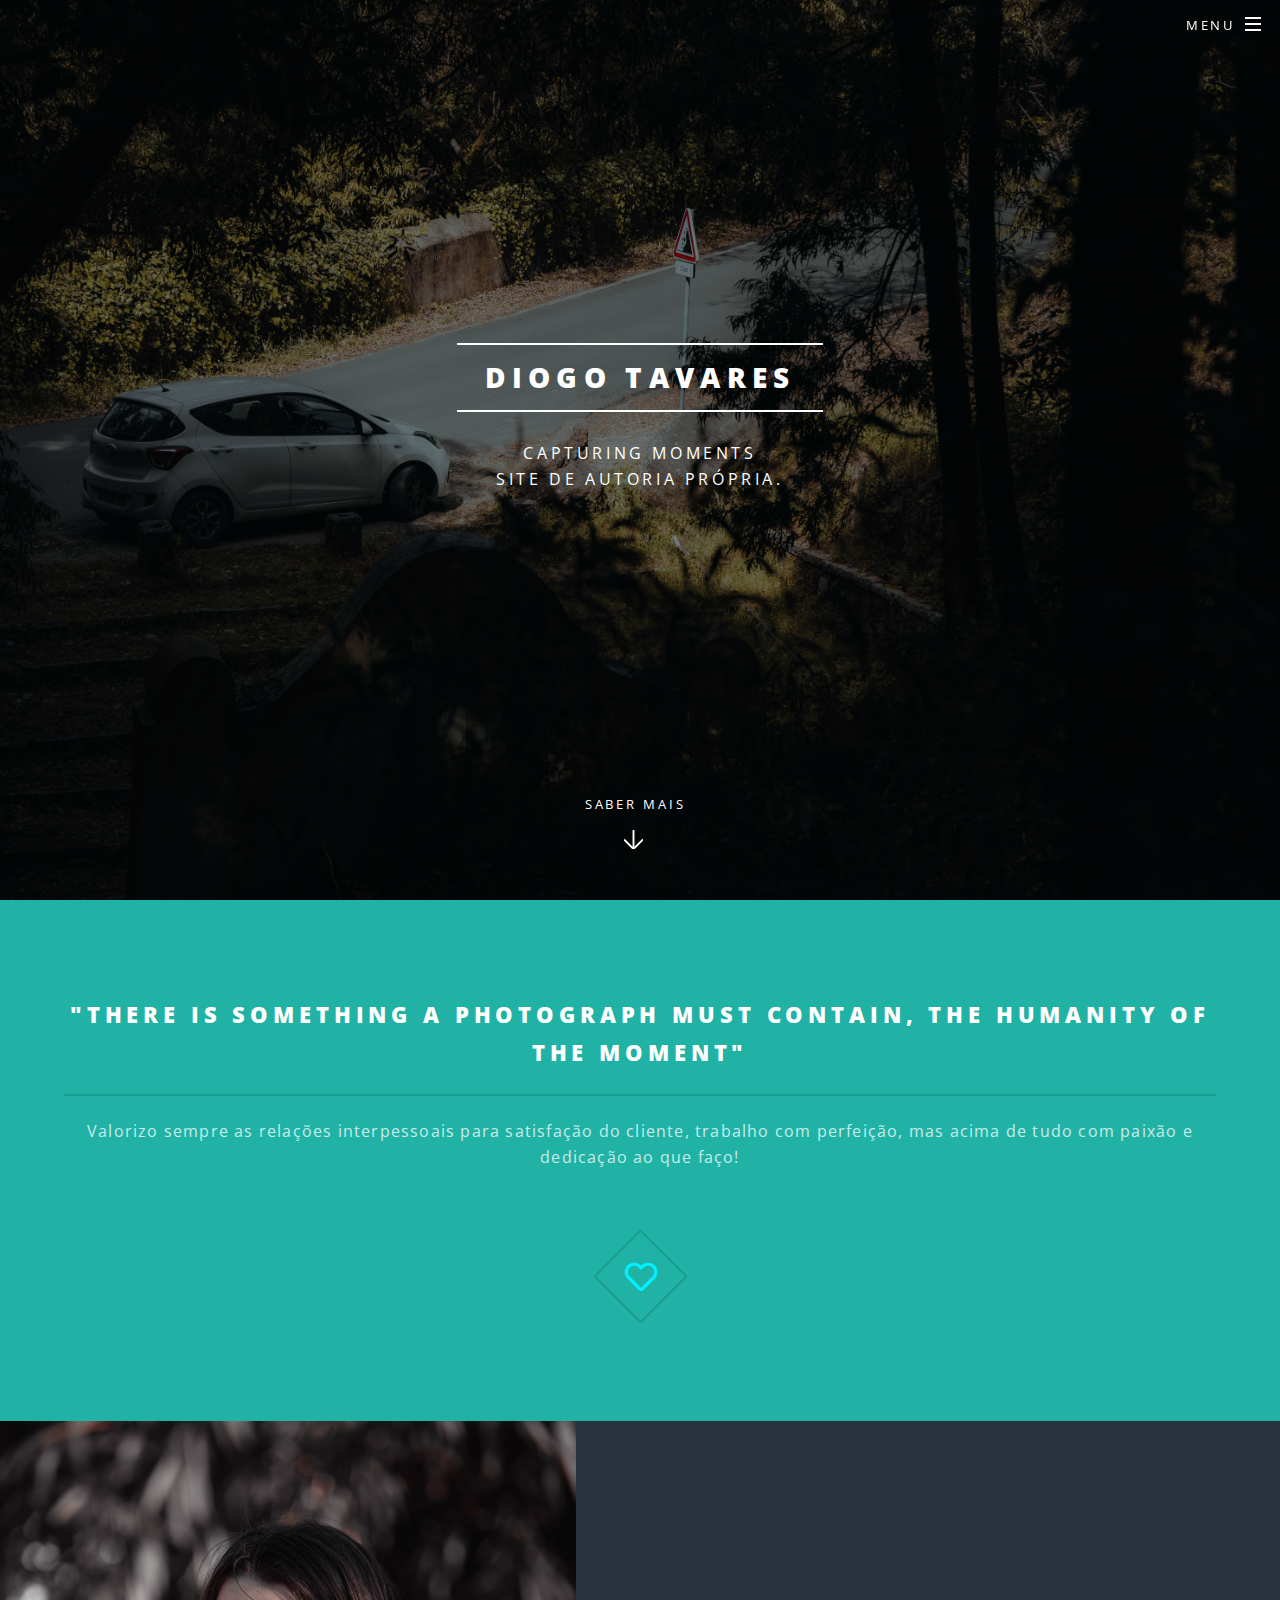
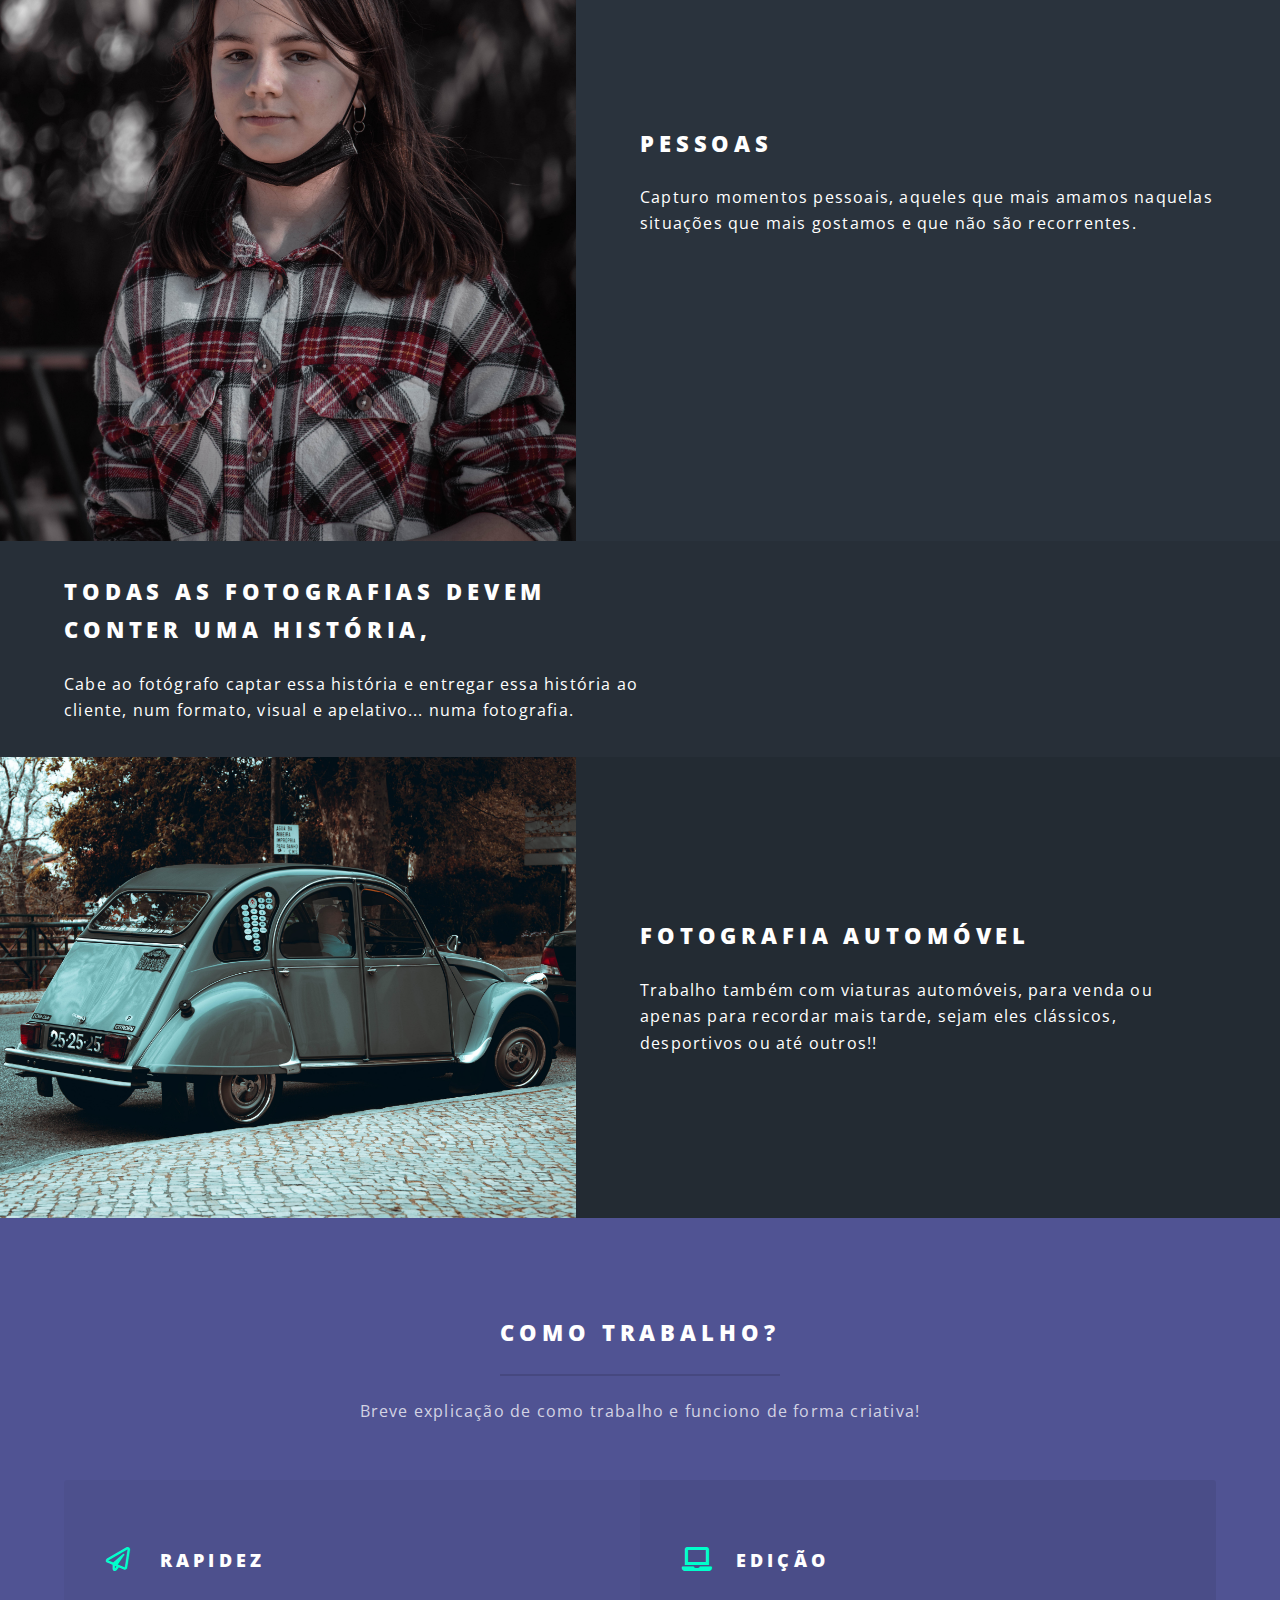
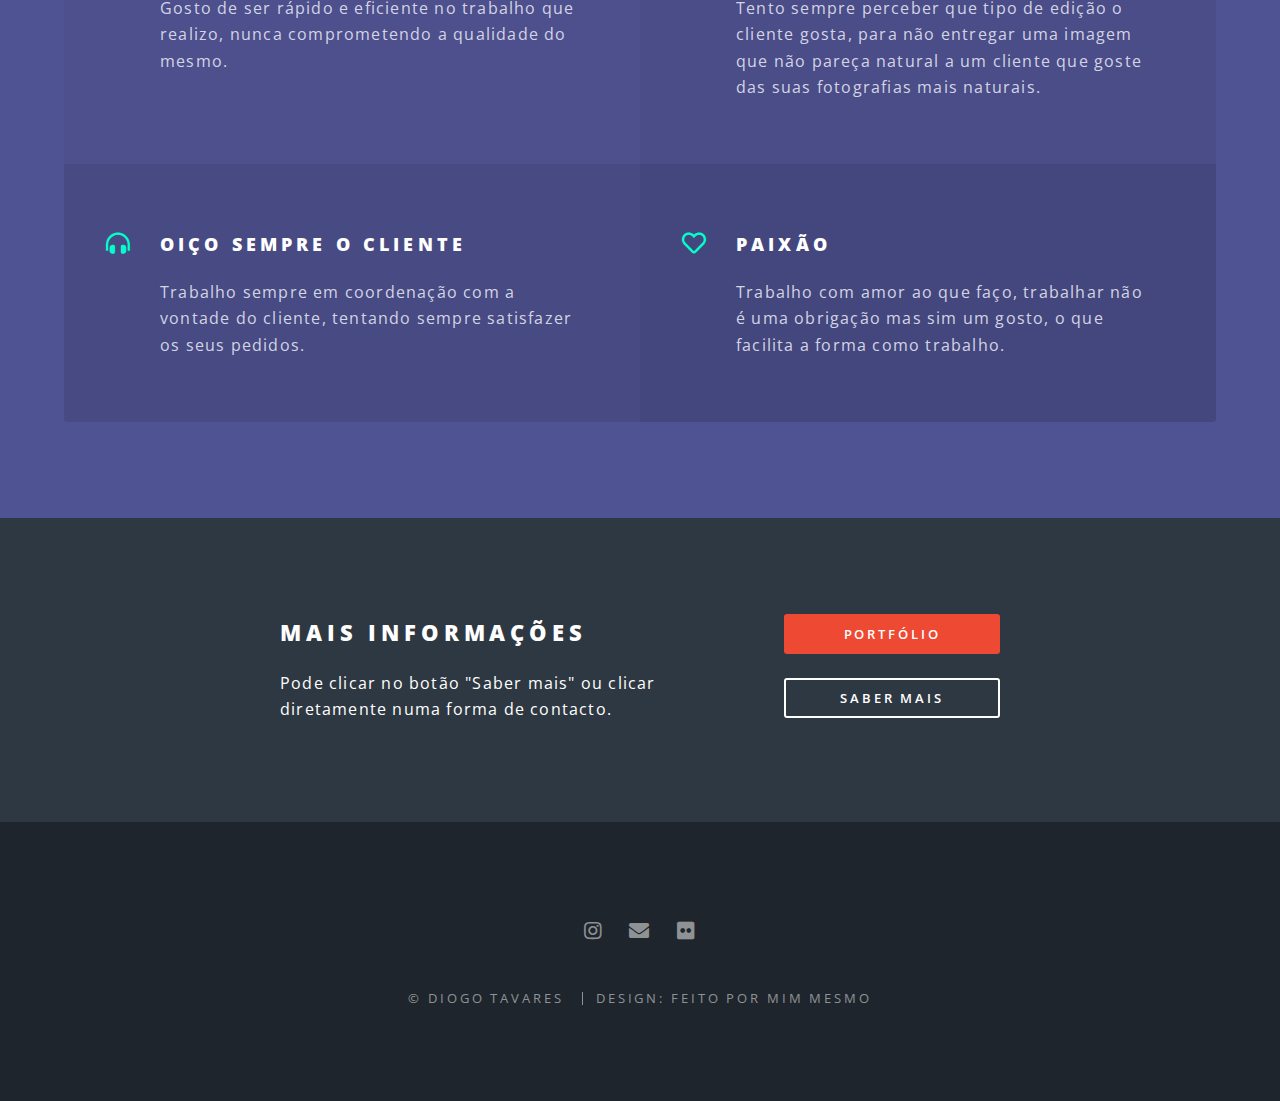
<file: Index.html>
<!DOCTYPE HTML>
<!--
	Spectral by HTML5 UP
	html5up.net | @ajlkn
	Free for personal and commercial use under the CCA 3.0 license (html5up.net/license)
-->
<html>
	<head>
		<title>Portfólio de Diogo</title>
		<meta charset="utf-8" />
		<meta name="viewport" content="width=device-width, initial-scale=1, user-scalable=no" />
		<link rel="stylesheet" href="assets/css/main.css" />
		<noscript><link rel="stylesheet" href="assets/css/noscript.css" /></noscript>
	</head>
	<body class="landing is-preload">

		<!-- Page Wrapper -->
			<div id="page-wrapper">

				<!-- Header -->
					<header id="header" class="alt">
						<h1><a href="index.html">Diogo</a></h1>
						<nav id="nav">
							<ul>
								<li class="special">
									<a href="#menu" class="menuToggle"><span>Menu</span></a>
									<div id="menu">
										<ul>
											<li><a href="index.html">Início</a></li>
											<li><a href="generic.html">Sobre mim</a></li>
											<!--<li><a href="portfólio/index.html">Pequeno portfólio</a></li>-->
											<li><a href="https://www.flickr.com/photos/192760471@N03/?">Portfólio completo</a></li>
											<li><a href="Preçario/index.html">Preçário</a></li>


										</ul>
						</div>
					</li>
				</ul>
			</nav>
		</header>

	<!-- Banner -->
											<section id="banner">
												<div class="inner">
													<h2>Diogo Tavares</h2>
													<p>
														Capturing moments<br />
														Site de autoria <a href="generic.html">própria</a>.
													</p>
													<ul class="actions special">
													</ul>
												</div>
												<a href="#one" class="more scrolly">Saber mais</a>
											</section>

											<!-- One -->
											<section id="one" class="wrapper style1 special">
												<div class="inner">
													<header class="major">
														<h2>"There is something a photograph must contain, the humanity of the moment"<br /></h2>
														<p>Valorizo sempre as relações interpessoais para satisfação do cliente, trabalho com perfeição, mas acima de tudo com paixão e dedicação ao que faço!</p>
													</header>
													<ul class="icons major">

														<li><span class="icon fa-heart major style2"><span class="label">Ipsum</span></span></li>

													</ul>
												</div>
											</section>

											<!-- Two -->
											<section id="two" class="wrapper alt style2">
												<section class="spotlight">
													<div class="image"><img src="images/pic01.jpg" alt="" /></div><div class="content">
														<h2>Pessoas<br /></h2>
														<p>Capturo momentos pessoais, aqueles que mais amamos naquelas situações que mais gostamos e que não são recorrentes.</p>
													</div>
												</section>
												<section class="spotlight">
													<div class="content">
														<h2>
															Todas as fotografias devem conter uma história,<br />
														</h2>
														<p>Cabe ao fotógrafo captar essa história e entregar essa história ao cliente, num formato, visual e apelativo... numa fotografia.</p>
													</div>
												</section>
												<section class="spotlight">
													<div class="image"><img src="images/pic03.jpg" alt="" /></div><div class="content">
														<h2>Fotografia automóvel<br /></h2>
														<p>Trabalho também com viaturas automóveis, para venda ou apenas para recordar mais tarde, sejam eles clássicos, desportivos ou até outros!!</p>
													</div>
												</section>
											</section>

											<!-- Three -->
											<section id="three" class="wrapper style3 special">
												<div class="inner">
													<header class="major">
														<h2>Como trabalho? </h2>
														<p>Breve explicação de como trabalho e funciono de forma criativa!<br /></p>
													</header>
													<ul class="features">
														<li class="icon fa-paper-plane">
															<h3>Rapidez</h3>
															<p>Gosto de ser rápido e eficiente no trabalho que realizo, nunca comprometendo a qualidade do mesmo.</p>
														</li>
														<li class="icon solid fa-laptop">
															<h3>Edição</h3>
															<p>Tento sempre perceber que tipo de edição o cliente gosta, para não entregar uma imagem que não pareça natural a um cliente que goste das suas fotografias mais naturais.</p>
														</li>
														<li class="icon solid fa-headphones-alt">
															<h3>Oiço sempre o cliente</h3>
															<p>Trabalho sempre em coordenação com a vontade do cliente, tentando sempre satisfazer os seus pedidos.</p>
														</li>
														<li class="icon fa-heart">
															<h3>Paixão</h3>
															<p>Trabalho com amor ao que faço, trabalhar não é uma obrigação mas sim um gosto, o que facilita a forma como trabalho.</p>
														</li>
													</ul>
												</div>
											</section>

											<!-- CTA -->
											<section id="cta" class="wrapper style4">
												<div class="inner">
													<header>
														<h2>Mais informações</h2>
														<p>Pode clicar no botão "Saber mais" ou clicar diretamente numa forma de contacto.</p>
													</header>
													<ul class="actions stacked">
														<li><a href="https://www.flickr.com/photos/192760471@N03/?" class="button fit primary">Portfólio</a></li>
														<li><a href="generic.html" class="button fit">Saber Mais</a></li>
													</ul>
												</div>
											</section>

											<!-- Footer -->
											<footer id="footer">
												<ul class="icons">
													<li><a href="https://www.instagram.com/tavares_photography/" class="icon brands fa-instagram"><span class="label">Instagram</span></a></li>
													<li><a href="mailto:diogo.dias.tavares@gmail.com" class="icon solid fa-envelope"><span class="label">Email</span></a></li>
													<li><a href="https://www.flickr.com/photos/192760471@N03/?" class="fab fa-flickr"><span class="label"></span></a></li>
												</ul>
												<ul class="copyright">
													<li>&copy; Diogo Tavares </li>
													<li>Design: <a href="generic.html">Feito por mim mesmo</a></li>
												</ul>
											</footer>

</div>

		<!-- Scripts -->
			<script src="assets/js/jquery.min.js"></script>
			<script src="assets/js/jquery.scrollex.min.js"></script>
			<script src="assets/js/jquery.scrolly.min.js"></script>
			<script src="assets/js/browser.min.js"></script>
			<script src="assets/js/breakpoints.min.js"></script>
			<script src="assets/js/util.js"></script>
			<script src="assets/js/main.js"></script>

	</body>
</html>
</file>
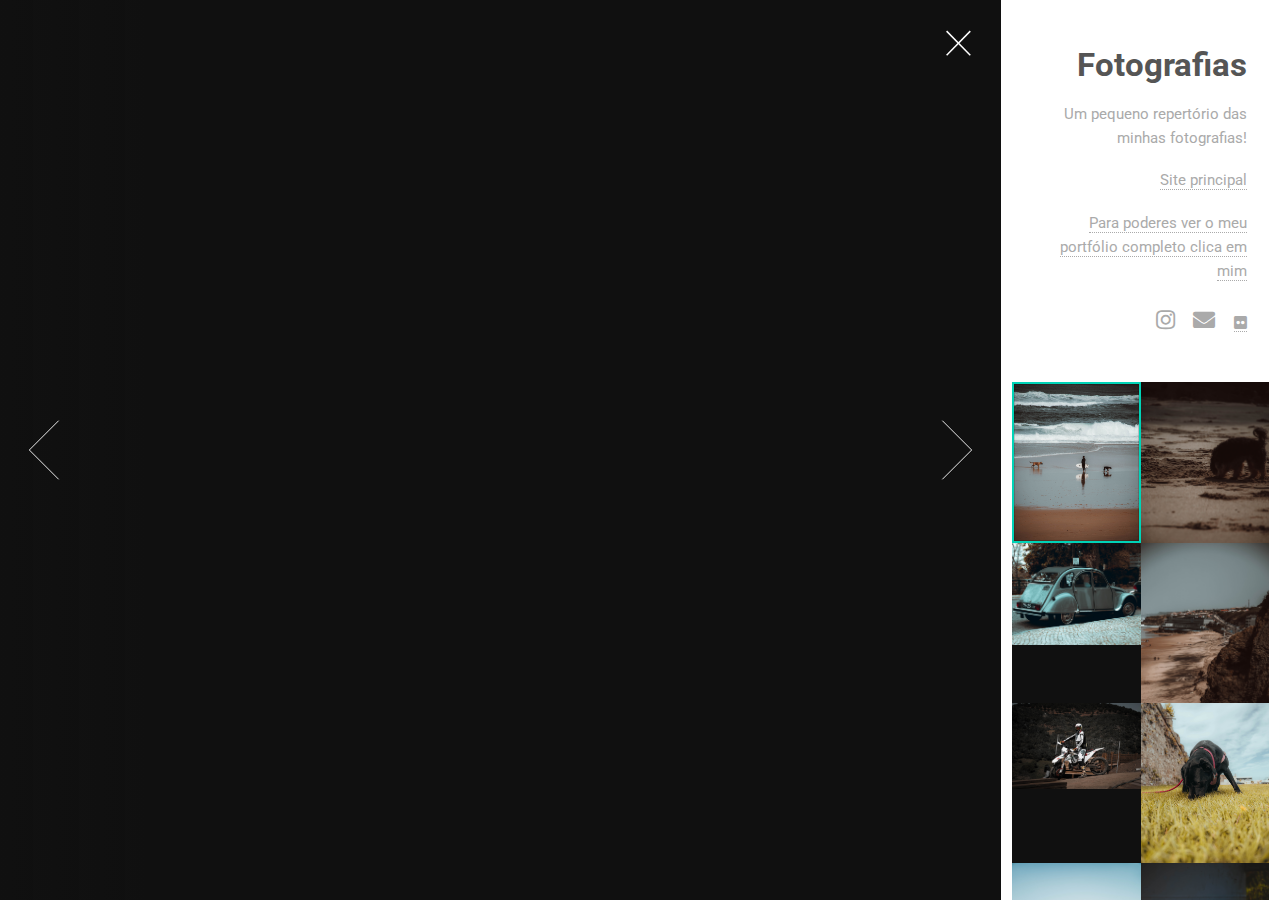
<file: asd/index.html>
<!DOCTYPE HTML>
<!--
	Lens by HTML5 UP
	html5up.net | @ajlkn
	Free for personal and commercial use under the CCA 3.0 license (html5up.net/license)
-->
<html>
	<head>
		<title>Mini portfólio</title>
		<meta charset="utf-8" />
		<meta name="viewport" content="width=device-width, initial-scale=1, user-scalable=no" />
		<link rel="stylesheet" href="assets/css/main.css" />
		<noscript><link rel="stylesheet" href="assets/css/noscript.css" /></noscript>
	</head>
	<body class="is-preload-0 is-preload-1 is-preload-2">

		<!-- Main -->
		<div id="main">

			<!-- Header -->
			<header id="header">
				<h1>Fotografias</h1>
				<p>
					Um pequeno repertório das minhas fotografias!
				</p>
				<p><a href="../index.html">Site principal</a></p>
				<p><a href="https://www.flickr.com/photos/192760471@N03/?">Para poderes ver o meu portfólio completo clica em mim</a></p>
				<ul class="icons">
					<li><a href="https://www.instagram.com/tavares_photography/" class="icon brands fa-instagram"><span class="label">Instagram</span></a></li>
					<li><a href="mailto:diogo.dias.tavares@gmail.com" class="icon solid fa-envelope"><span class="label">Email</span></a></li>
					<li><a href="https://www.flickr.com/photos/192760471@N03/?" class="fab fa-flickr"><span class="label"></span></a></li>
				</ul>
			</header>

			<!-- Thumbnail -->
			<section id="thumbnails">
				<article>
					<a class="thumbnail" href="images/fulls/01.jpg" data-position="left center"><img src="images/thumbs/01.jpg" alt="" /></a>
					<h2>Na praia</h2>
					<p>Momento em que surfista sai da água com os seus animais.</p>
				</article>
				<article>
					<a class="thumbnail" href="images/fulls/02.jpg"><img src="images/thumbs/02.jpg" alt="" /></a>
					<h2>Cão na praia</h2>
					<p>Altura em que um pequeno cão acaba a sua escavação.</p>
				</article>
				<article>
					<a class="thumbnail" href="images/fulls/03.jpg" data-position="top center"><img src="images/thumbs/03.jpg" alt="" /></a>
					<h2>Citroën 2 Cavalos</h2>
					<p>Pausa para cafézinho e continua a viagem.</p>
				</article>
				<article>
					<a class="thumbnail" href="images/fulls/04.jpg"><img src="images/thumbs/04.jpg" alt="" /></a>
					<h2>Vistas nacionais</h2>
					<p>Uma das várias praias portuguesas, praia grande.</p>
				</article>
				<article>
					<a class="thumbnail" href="images/fulls/05.jpg" data-position="top center"><img src="images/thumbs/05.jpg" alt="" /></a>
					<h2>Motociclista</h2>
					<p>A acabar o seu trilho de enduro.</p>
				</article>
				<article>
					<a class="thumbnail" href="images/fulls/06.jpg"><img src="images/thumbs/06.jpg" alt="" /></a>
					<h2>Cheira-me a osso</h2>
					<p>Não era osso nenhum, apenas mais relva comum.</p>
				</article>
				<article>
					<a class="thumbnail" href="images/fulls/07.jpg"><img src="images/thumbs/07.jpg" alt="" /></a>
					<h2>Um pequeno pónei</h2>
					<p>Junto da natureza na sua pura beleza.</p>
				</article>
				<article>
					<a class="thumbnail" href="images/fulls/08.jpg"><img src="images/thumbs/08.jpg" alt="" /></a>
					<h2>À descoberta</h2>
					<p>À descoberta de novos sítios!</p>
				</article>
				<article>
					<a class="thumbnail" href="images/fulls/09.jpg"><img src="images/thumbs/09.jpg" alt="" /></a>
					<h2>Selfies</h2>
					<p>Fotografias tiradas por outros, mas aproveitadas na mesma! O fotográfo também merece fotos!</p>
				</article>
				<article>
					<a class="thumbnail" href="images/fulls/10.jpg"><img src="images/thumbs/10.jpg" alt="" /></a>
					<h2>Cansada</h2>
					<p>Depois de uma bela corrida nada melhor que uma bela sesta....</p>
				</article>
				<article>
					<a class="thumbnail" href="images/fulls/11.jpg"><img src="images/thumbs/11.jpg" alt="" /></a>
					<h2>No escuro da noite</h2>
					<p>Sempre a correr de um lado para o outro!!</p>
				</article>
				<article>
					<a class="thumbnail" href="images/fulls/12.jpg"><img src="images/thumbs/12.jpg" alt="" /></a>
					<h2>Paisagens Portuguesas</h2>
					<p>Uma das grandes vistas que portugal oferece.</p>
				</article>
			</section>
			

			<!-- Footer -->
			<footer id="footer">
				<ul class="copyright">
					<li>&copy; Diogo Tavares.</li>
					<li>
						Design:
						<a href="../generic.html">feito por mim.</a>.
					</li>
				</ul>
			</footer>

		</div>

		<!-- Scripts -->
			<script src="assets/js/jquery.min.js"></script>
			<script src="assets/js/browser.min.js"></script>
			<script src="assets/js/breakpoints.min.js"></script>
			<script src="assets/js/main.js"></script>

	</body>
</html>
</file>
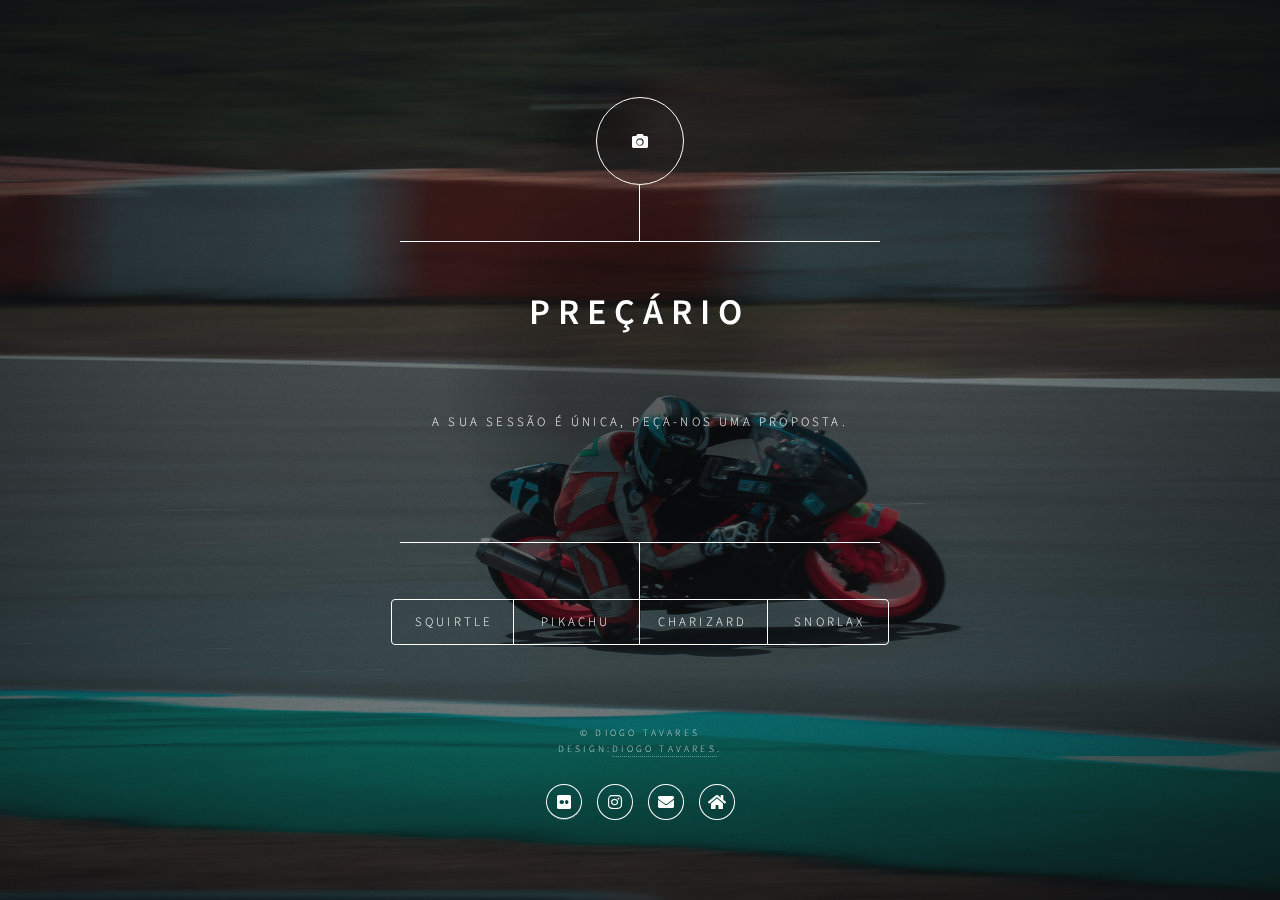
<file: Preçario/index.html>
<!DOCTYPE HTML>
<!--
	Dimension by HTML5 UP
	html5up.net | @ajlkn
	Free for personal and commercial use under the CCA 3.0 license (html5up.net/license)
-->
<html>
	<head>
		<title>Preçário Tavares Photography</title>
		<meta charset="utf-8" />
		<meta name="viewport" content="width=device-width, initial-scale=1, user-scalable=no" />
		<link rel="stylesheet" href="assets/css/main.css" />
		<noscript><link rel="stylesheet" href="assets/css/noscript.css" /></noscript>
	</head>
	<body class="is-preload">

		<!-- Wrapper -->
			<div id="wrapper">

				<!-- Header -->
					<header id="header">
						<div class="logo">
							<span class="fas fa-camera"></span>
						</div>
						<div class="content">
							<div class="inner">
								<h1>Preçário</h1>
								<p> <br />
								<p>A sua sessão é única, peça-nos uma proposta.</p><br />
							</div>
						</div>
						<nav>
							<ul>
								<li><a href="#intro">Squirtle</a></li>
								<li><a href="#work">Pikachu</a></li>
								<li><a href="#about">Charizard</a></li>
								<li><a href="#contact">Snorlax</a></li>
								<!--<li><a href="#elements">Elements</a></li>-->
							</ul>
						</nav>
					</header>

				<!-- Main -->
					<div id="main">

						<!-- Intro -->
						<article id="intro">
							<h2 class="major">Squirtle</h2>
							<span class="image main"><img src="images/pic01.jpg" alt="" /></span>
							<p>Este pacote pode ter até 50 fotografias, onde vai poder ter acesso a:</p>
							<p> 10 fotografias tratadas e as restantes sem tratamento/edição. O Download é feito através de uma cloud (OneDrive), cloud esta que te possibilita ver antes de fazer download. O link tem duração de 5 dias.</p>
							<p>As fotografias editadas são escolhidas por mim, as restantes serão enviadas sem qualquer tipo de tratamento.</p>
						</article>

						<!-- Work -->
						<article id="work">
							<h2 class="major">Pikachu</h2>
							<span class="image main"><img src="images/pic02.jpg" alt="" /></span>
							<p>Este pacote pode ter até 100 fotografias, onde vai poder ter acesso a:</p>
							<p> 30 fotografias tratadas e as restantes sem tratamento/edição. O Download é feito através de uma cloud (OneDrive), cloud esta que te possibilita ver antes de fazer download. O link tem duração de 10 dias.</p>
							<p>As fotografias editadas são escolhidas por mim, as restantes serão enviadas sem qualquer tipo de tratamento.</p>
						</article>

						<!-- About -->
						<article id="about">
							<h2 class="major">Charizard</h2>
							<span class="image main"><img src="images/pic03.jpg" alt="" /></span>
							<p>Este pacote pode ter até 150 fotografias, onde vai poder ter acesso a:</p>
							<p> 50 fotografias tratadas e as restantes sem tratamento/edição. O Download é feito através de uma cloud (OneDrive), cloud esta que te possibilita ver antes de fazer download. O link tem duração de 15 dias.</p>
							<p>As fotografias editadas são escolhidas por mim, as restantes serão enviadas sem qualquer tipo de tratamento.</p>
						</article>

						<!-- Contact -->
						<article id="contact">
							<h2 class="major">Snorlax</h2>
                            <span class="image main">
                                <img src="images/pic04.jpg" alt="" />
                            </span>
							<p>Este pacote pode ter 150 ou mais fotografias, onde vai poder ter acesso a:</p>
							<p> Todas as fotografias tratadas. O Download é feito através de uma cloud (OneDrive), cloud esta que te possibilita ver antes de fazer download. O link tem duração de 30 dias.</p>
							<p>As fotografias editadas são escolhidas por mim, as restantes serão enviadas sem qualquer tipo de tratamento.</p>
							<p>Poderá ser ainda acordado outro tipo de sessão de acordo com as suas necessidades.</p>
						</article>


						<!-- Elements -->
						<article id="elements">
							<h2 class="major">Elements</h2>

							<section>
								<h3 class="major">Text</h3>
								<p>
									This is <b>bold</b> and this is <strong>strong</strong>. This is <i>italic</i> and this is <em>emphasized</em>.
									This is <sup>superscript</sup> text and this is <sub>subscript</sub> text.
									This is <u>underlined</u> and this is code: <code>for (;;) { ... }</code>. Finally, <a href="#">this is a link</a>.
								</p>
								<hr />
								<h2>Heading Level 2</h2>
								<h3>Heading Level 3</h3>
								<h4>Heading Level 4</h4>
								<h5>Heading Level 5</h5>
								<h6>Heading Level 6</h6>
								<hr />
								<h4>Blockquote</h4>
								<blockquote>Fringilla nisl. Donec accumsan interdum nisi, quis tincidunt felis sagittis eget tempus euismod. Vestibulum ante ipsum primis in faucibus vestibulum. Blandit adipiscing eu felis iaculis volutpat ac adipiscing accumsan faucibus. Vestibulum ante ipsum primis in faucibus lorem ipsum dolor sit amet nullam adipiscing eu felis.</blockquote>
								<h4>Preformatted</h4>
								<pre><code>i = 0;

while (!deck.isInOrder()) {
    print 'Iteration ' + i;
    deck.shuffle();
    i++;
}

print 'It took ' + i + ' iterations to sort the deck.';</code></pre>
							</section>

							<section>
								<h3 class="major">Lists</h3>

								<h4>Unordered</h4>
								<ul>
									<li>Dolor pulvinar etiam.</li>
									<li>Sagittis adipiscing.</li>
									<li>Felis enim feugiat.</li>
								</ul>

								<h4>Alternate</h4>
								<ul class="alt">
									<li>Dolor pulvinar etiam.</li>
									<li>Sagittis adipiscing.</li>
									<li>Felis enim feugiat.</li>
								</ul>

								<h4>Ordered</h4>
								<ol>
									<li>Dolor pulvinar etiam.</li>
									<li>Etiam vel felis viverra.</li>
									<li>Felis enim feugiat.</li>
									<li>Dolor pulvinar etiam.</li>
									<li>Etiam vel felis lorem.</li>
									<li>Felis enim et feugiat.</li>
								</ol>
								<h4>Icons</h4>
								<ul class="icons">
									<li><a href="#" class="icon brands fa-twitter"><span class="label">Twitter</span></a></li>
									<li><a href="#" class="icon brands fa-facebook-f"><span class="label">Facebook</span></a></li>
									<li><a href="#" class="icon brands fa-instagram"><span class="label">Instagram</span></a></li>
									<li><a href="#" class="icon brands fa-github"><span class="label">Github</span></a></li>
								</ul>

								<h4>Actions</h4>
								<ul class="actions">
									<li><a href="#" class="button primary">Default</a></li>
									<li><a href="#" class="button">Default</a></li>
								</ul>
								<ul class="actions stacked">
									<li><a href="#" class="button primary">Default</a></li>
									<li><a href="#" class="button">Default</a></li>
								</ul>
							</section>

							<section>
								<h3 class="major">Table</h3>
								<h4>Default</h4>
								<div class="table-wrapper">
									<table>
										<thead>
											<tr>
												<th>Name</th>
												<th>Description</th>
												<th>Price</th>
											</tr>
										</thead>
										<tbody>
											<tr>
												<td>Item One</td>
												<td>Ante turpis integer aliquet porttitor.</td>
												<td>29.99</td>
											</tr>
											<tr>
												<td>Item Two</td>
												<td>Vis ac commodo adipiscing arcu aliquet.</td>
												<td>19.99</td>
											</tr>
											<tr>
												<td>Item Three</td>
												<td> Morbi faucibus arcu accumsan lorem.</td>
												<td>29.99</td>
											</tr>
											<tr>
												<td>Item Four</td>
												<td>Vitae integer tempus condimentum.</td>
												<td>19.99</td>
											</tr>
											<tr>
												<td>Item Five</td>
												<td>Ante turpis integer aliquet porttitor.</td>
												<td>29.99</td>
											</tr>
										</tbody>
										<tfoot>
											<tr>
												<td colspan="2"></td>
												<td>100.00</td>
											</tr>
										</tfoot>
									</table>
								</div>

								<h4>Alternate</h4>
								<div class="table-wrapper">
									<table class="alt">
										<thead>
											<tr>
												<th>Name</th>
												<th>Description</th>
												<th>Price</th>
											</tr>
										</thead>
										<tbody>
											<tr>
												<td>Item One</td>
												<td>Ante turpis integer aliquet porttitor.</td>
												<td>29.99</td>
											</tr>
											<tr>
												<td>Item Two</td>
												<td>Vis ac commodo adipiscing arcu aliquet.</td>
												<td>19.99</td>
											</tr>
											<tr>
												<td>Item Three</td>
												<td> Morbi faucibus arcu accumsan lorem.</td>
												<td>29.99</td>
											</tr>
											<tr>
												<td>Item Four</td>
												<td>Vitae integer tempus condimentum.</td>
												<td>19.99</td>
											</tr>
											<tr>
												<td>Item Five</td>
												<td>Ante turpis integer aliquet porttitor.</td>
												<td>29.99</td>
											</tr>
										</tbody>
										<tfoot>
											<tr>
												<td colspan="2"></td>
												<td>100.00</td>
											</tr>
										</tfoot>
									</table>
								</div>
							</section>

							<section>
								<h3 class="major">Buttons</h3>
								<ul class="actions">
									<li><a href="#" class="button primary">Primary</a></li>
									<li><a href="#" class="button">Default</a></li>
								</ul>
								<ul class="actions">
									<li><a href="#" class="button">Default</a></li>
									<li><a href="#" class="button small">Small</a></li>
								</ul>
								<ul class="actions">
									<li><a href="#" class="button primary icon solid fa-download">Icon</a></li>
									<li><a href="#" class="button icon solid fa-download">Icon</a></li>
								</ul>
								<ul class="actions">
									<li><span class="button primary disabled">Disabled</span></li>
									<li><span class="button disabled">Disabled</span></li>
								</ul>
							</section>

							<section>
								<h3 class="major">Form</h3>
								<form method="post" action="#">
									<div class="fields">
										<div class="field half">
											<label for="demo-name">Name</label>
											<input type="text" name="demo-name" id="demo-name" value="" placeholder="Jane Doe" />
										</div>
										<div class="field half">
											<label for="demo-email">Email</label>
											<input type="email" name="demo-email" id="demo-email" value="" placeholder="jane@untitled.tld" />
										</div>
										<div class="field">
											<label for="demo-category">Category</label>
											<select name="demo-category" id="demo-category">
												<option value="">-</option>
												<option value="1">Manufacturing</option>
												<option value="1">Shipping</option>
												<option value="1">Administration</option>
												<option value="1">Human Resources</option>
											</select>
										</div>
										<div class="field half">
											<input type="radio" id="demo-priority-low" name="demo-priority" checked>
											<label for="demo-priority-low">Low</label>
										</div>
										<div class="field half">
											<input type="radio" id="demo-priority-high" name="demo-priority">
											<label for="demo-priority-high">High</label>
										</div>
										<div class="field half">
											<input type="checkbox" id="demo-copy" name="demo-copy">
											<label for="demo-copy">Email me a copy</label>
										</div>
										<div class="field half">
											<input type="checkbox" id="demo-human" name="demo-human" checked>
											<label for="demo-human">Not a robot</label>
										</div>
										<div class="field">
											<label for="demo-message">Message</label>
											<textarea name="demo-message" id="demo-message" placeholder="Enter your message" rows="6"></textarea>
										</div>
									</div>
									<ul class="actions">
										<li><input type="submit" value="Send Message" class="primary" /></li>
										<li><input type="reset" value="Reset" /></li>
									</ul>
								</form>
							</section>

						</article>

					</div>

				<!-- Footer -->
					<footer id="footer">
						<p class="copyright">&copy; Diogo Tavares<br /> Design:<a href="https://tavares-photography.netlify.app/">Diogo Tavares</a>.</p><br />
						<ul class="icons">
							<li><a href="https://www.flickr.com/photos/192760471@N03/?" class="fab fa-flickr"><span class="label"></span></a></li>
							<li><a href="https://www.instagram.com/tavares_photography/" class="icon brands fa-instagram"><span class="label">Instagram</span></a></li>
							<li><a href="mailto:diogo.dias.tavares@gmail.com" class="icon solid fa-envelope"><span class="label">Email</span></a></li>
							<li><a href="https://tavares-photography.netlify.app/" class="icon solid fa-home"><span class="label">Email</span></a></li>
						</ul>
					
					</footer>

			</div>

		<!-- BG -->
			<div id="bg"></div>

		<!-- Scripts -->
			<script src="assets/js/jquery.min.js"></script>
			<script src="assets/js/browser.min.js"></script>
			<script src="assets/js/breakpoints.min.js"></script>
			<script src="assets/js/util.js"></script>
			<script src="assets/js/main.js"></script>

	</body>
</html>
</file>
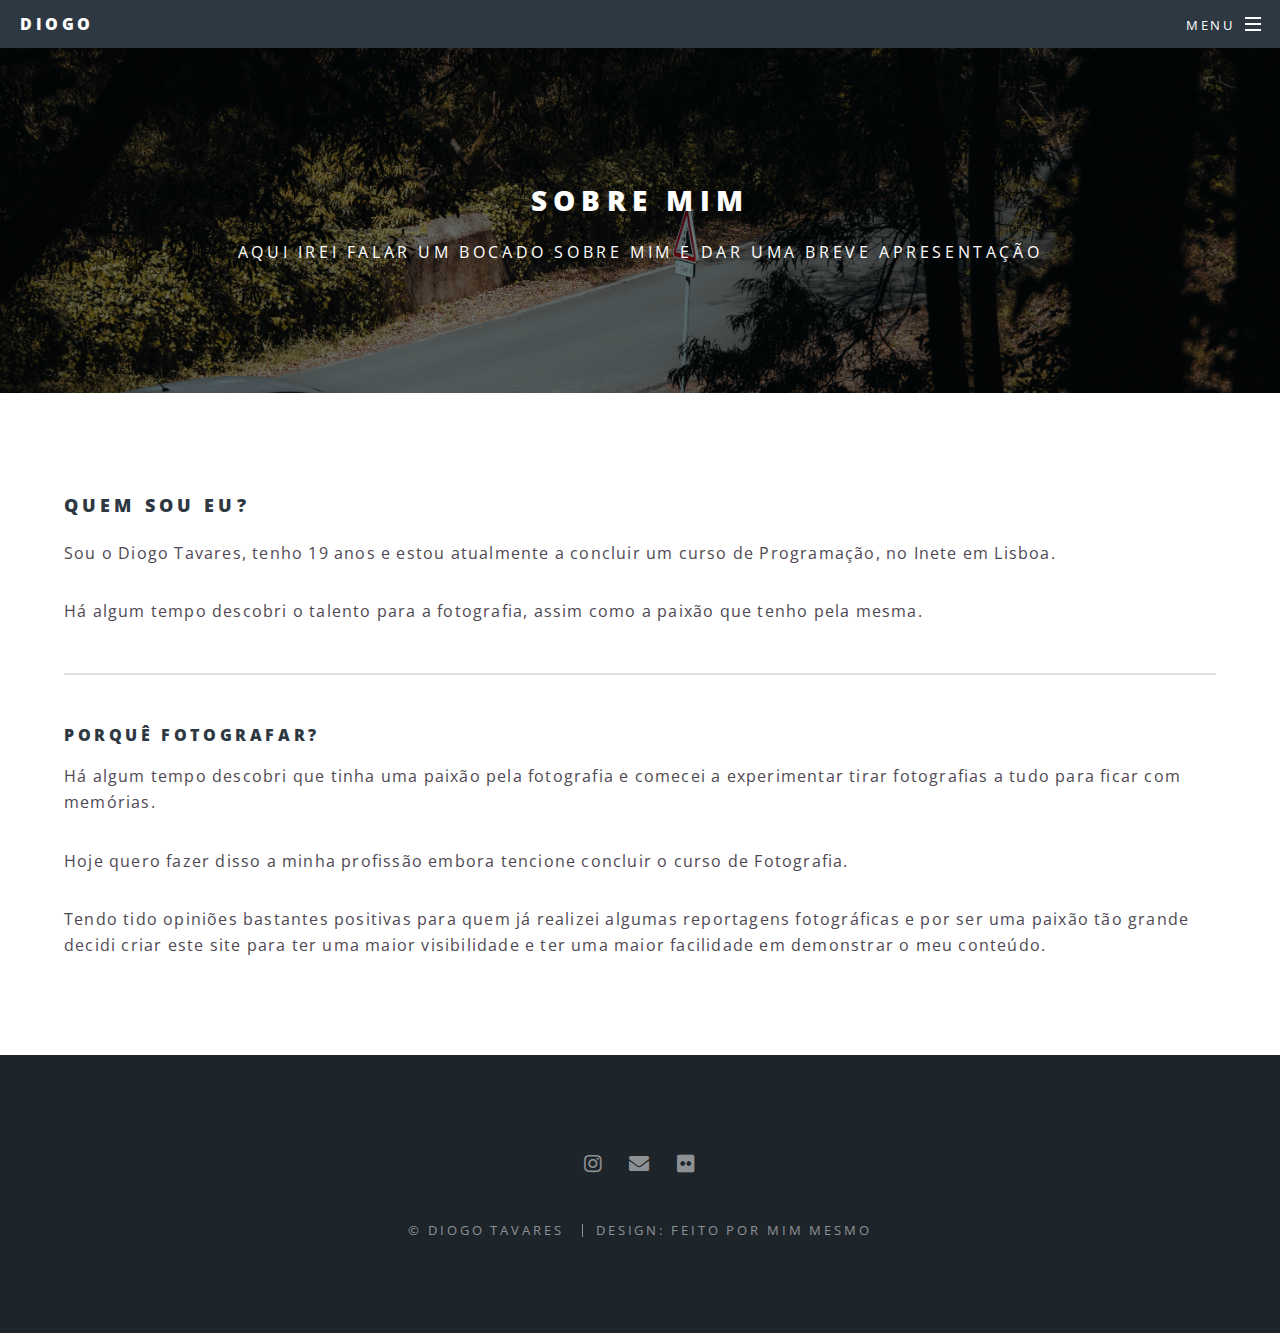
<file: Generic.html>
<!DOCTYPE HTML>
<!--
	Spectral by HTML5 UP
	html5up.net | @ajlkn
	Free for personal and commercial use under the CCA 3.0 license (html5up.net/license)
-->
<html>
	<head>
		<title>Sobre mim</title>
		<meta charset="utf-8" />
		<meta name="viewport" content="width=device-width, initial-scale=1, user-scalable=no" />
		<link rel="stylesheet" href="assets/css/main.css" />
		<noscript><link rel="stylesheet" href="assets/css/noscript.css" /></noscript>
	</head>
	<body class="is-preload">

		<!-- Page Wrapper -->
		<div id="page-wrapper">

			<!-- Header -->
			<header id="header">
				<h1><a href="index.html">Diogo</a></h1>
				<nav id="nav">
					<ul>
						<li class="special">
							<a href="#menu" class="menuToggle"><span>Menu</span></a>
							<div id="menu">
								<ul>
									<li><a href="index.html">Início</a></li>
									<li><a href="generic.html">Sobre mim</a></li>
									<!--<li><a href="portfólio/index.html">Pequeno portfólio</a></li>-->
									<li><a href="https://www.flickr.com/photos/192760471@N03/?">Portfólio completo</a></li>
									<li><a href="Preçario/index.html">Preçário</a></li>
								</ul>
					</div>
				</li>
			</ul>
		</nav>
	</header>

	<!-- Main -->
									<article id="main">
										<header>
											<h2>Sobre mim</h2>
											<p>Aqui irei falar um bocado sobre mim e dar uma breve apresentação</p>
										</header>
										<section class="wrapper style5">
											<div class="inner">

												<h3>Quem sou eu?</h3>
												<p>Sou o Diogo Tavares, tenho 19 anos e estou atualmente a concluir um curso de Programação, no  <a href="https://www.inete.pt/">Inete </a>em Lisboa.</p>

												<p>Há algum tempo descobri o talento para a fotografia, assim como a paixão que tenho pela mesma.</p>

												<hr />

												<h4>Porquê fotografar?</h4>
												<p>Há algum tempo descobri que tinha uma paixão pela fotografia e comecei a experimentar tirar fotografias a tudo para ficar com memórias.</p>
												<p>Hoje quero fazer disso a minha profissão embora tencione concluir o curso de Fotografia.</p>

												<p>Tendo tido opiniões bastantes positivas para quem já realizei algumas reportagens fotográficas e por ser uma paixão tão grande decidi criar este site para ter uma maior visibilidade e ter uma maior facilidade em demonstrar o meu conteúdo.</p>

											</div>
										</section>
									</article>

									<!-- Footer -->
									<footer id="footer">
										<ul class="icons">
											<li><a href="https://www.instagram.com/tavares_photography/" class="icon brands fa-instagram"><span class="label">Instagram</span></a></li>
											<li><a href="mailto:diogo.dias.tavares@gmail.com" class="icon solid fa-envelope"><span class="label">Email</span></a></li>
											<li><a href="https://www.flickr.com/photos/192760471@N03/?" class="fab fa-flickr"><span class="label"></span></a></li>
										</ul>
										<ul class="copyright">
											<li>&copy; Diogo Tavares </li>
											<li>Design: <a href="generic.html">Feito por mim mesmo</a></li>
										</ul>
									</footer>

</div>

		<!-- Scripts -->
			<script src="assets/js/jquery.min.js"></script>
			<script src="assets/js/jquery.scrollex.min.js"></script>
			<script src="assets/js/jquery.scrolly.min.js"></script>
			<script src="assets/js/browser.min.js"></script>
			<script src="assets/js/breakpoints.min.js"></script>
			<script src="assets/js/util.js"></script>
			<script src="assets/js/main.js"></script>

	</body>
</html>
</file>
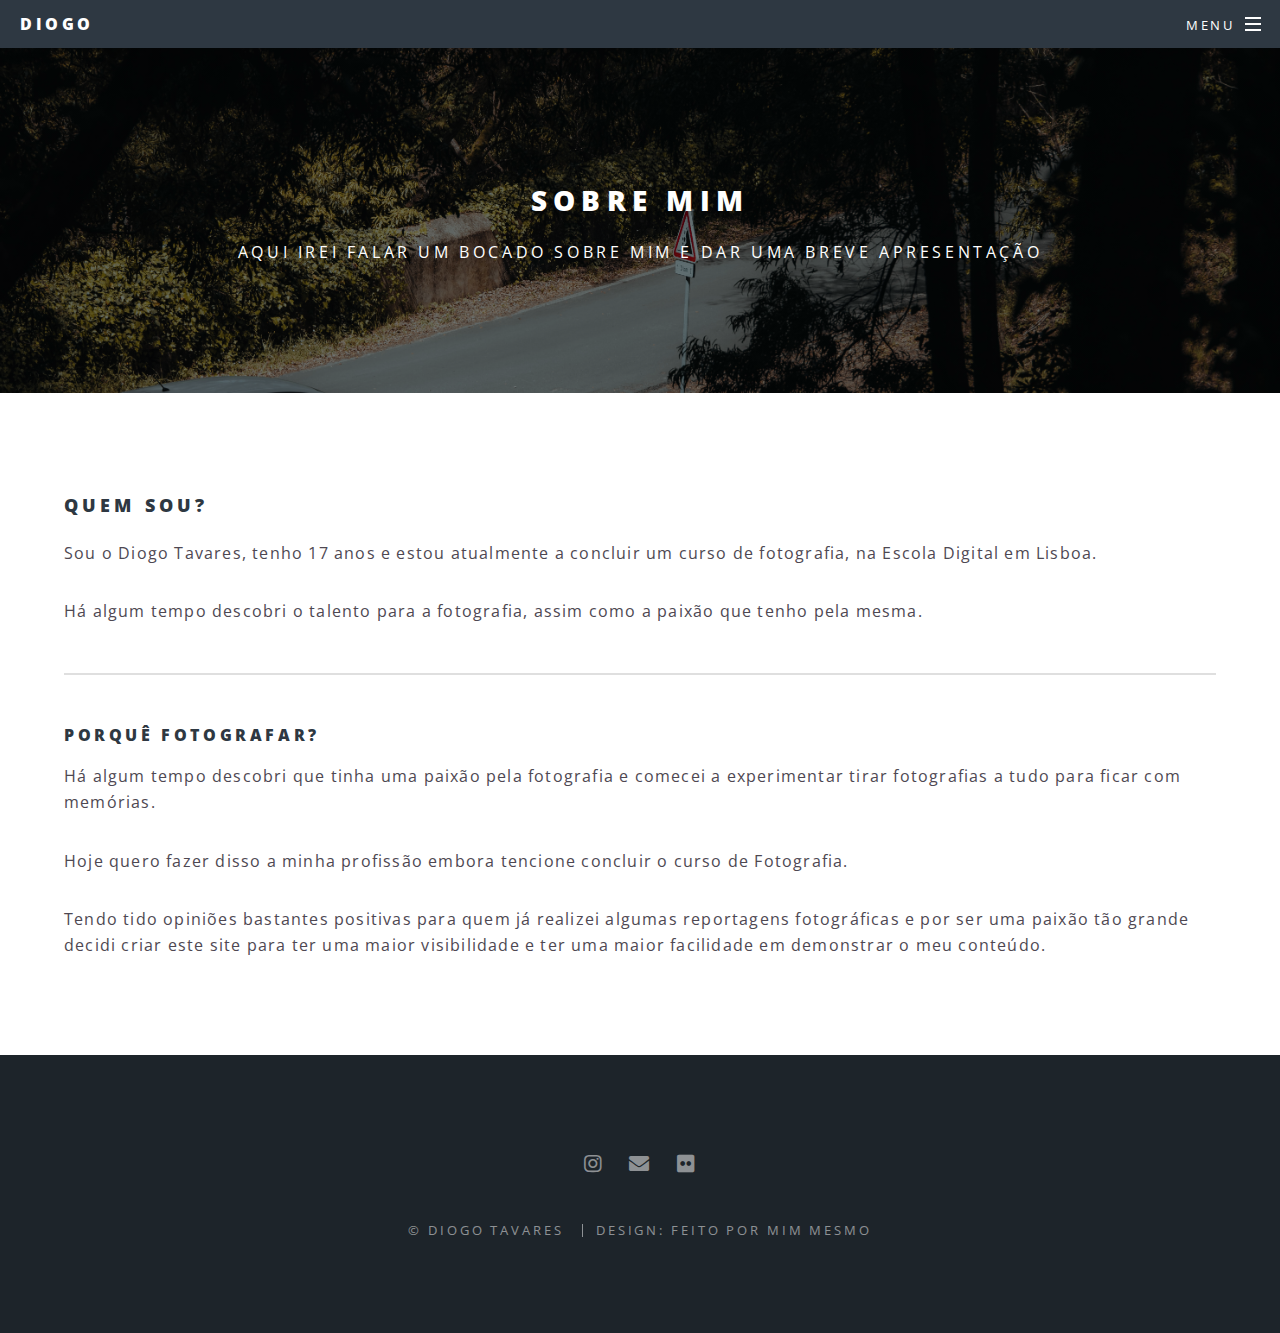
<file: generic.html>
<!DOCTYPE HTML>
<!--
	Spectral by HTML5 UP
	html5up.net | @ajlkn
	Free for personal and commercial use under the CCA 3.0 license (html5up.net/license)
-->
<html>
	<head>
		<title>Sobre mim</title>
		<meta charset="utf-8" />
		<meta name="viewport" content="width=device-width, initial-scale=1, user-scalable=no" />
		<link rel="stylesheet" href="assets/css/main.css" />
		<noscript><link rel="stylesheet" href="assets/css/noscript.css" /></noscript>
	</head>
	<body class="is-preload">

		<!-- Page Wrapper -->
		<div id="page-wrapper">

			<!-- Header -->
			<header id="header">
				<h1><a href="index.html">Diogo</a></h1>
				<nav id="nav">
					<ul>
						<li class="special">
							<a href="#menu" class="menuToggle"><span>Menu</span></a>
							<div id="menu">
								<ul>
									<li><a href="index.html">Início</a></li>
									<li><a href="generic.html">Sobre mim</a></li>
									<!--<li><a href="portfólio/index.html">Pequeno portfólio</a></li>-->
									<li><a href="https://www.flickr.com/photos/192760471@N03/?">Portfólio completo</a></li>
									<li><a href="Preçario/index.html">Preçário</a></li>
								</ul>
					</div>
				</li>
			</ul>
		</nav>
	</header>

	<!-- Main -->
									<article id="main">
										<header>
											<h2>Sobre mim</h2>
											<p>Aqui irei falar um bocado sobre mim e dar uma breve apresentação</p>
										</header>
										<section class="wrapper style5">
											<div class="inner">

												<h3>Quem sou?</h3>
												<p>Sou o Diogo Tavares, tenho 17 anos e estou atualmente a concluir um curso de fotografia, na  <a href="https://escoladigital.com/">Escola Digital </a>em Lisboa.</p>

												<p>Há algum tempo descobri o talento para a fotografia, assim como a paixão que tenho pela mesma.</p>

												<hr />

												<h4>Porquê fotografar?</h4>
												<p>Há algum tempo descobri que tinha uma paixão pela fotografia e comecei a experimentar tirar fotografias a tudo para ficar com memórias.</p>
												<p>Hoje quero fazer disso a minha profissão embora tencione concluir o curso de Fotografia.</p>

												<p>Tendo tido opiniões bastantes positivas para quem já realizei algumas reportagens fotográficas e por ser uma paixão tão grande decidi criar este site para ter uma maior visibilidade e ter uma maior facilidade em demonstrar o meu conteúdo.</p>

											</div>
										</section>
									</article>

									<!-- Footer -->
									<footer id="footer">
										<ul class="icons">
											<li><a href="https://www.instagram.com/tavares_photography/" class="icon brands fa-instagram"><span class="label">Instagram</span></a></li>
											<li><a href="mailto:diogo.dias.tavares@gmail.com" class="icon solid fa-envelope"><span class="label">Email</span></a></li>
											<li><a href="https://www.flickr.com/photos/192760471@N03/?" class="fab fa-flickr"><span class="label"></span></a></li>
										</ul>
										<ul class="copyright">
											<li>&copy; Diogo Tavares </li>
											<li>Design: <a href="generic.html">Feito por mim mesmo</a></li>
										</ul>
									</footer>

</div>

		<!-- Scripts -->
			<script src="assets/js/jquery.min.js"></script>
			<script src="assets/js/jquery.scrollex.min.js"></script>
			<script src="assets/js/jquery.scrolly.min.js"></script>
			<script src="assets/js/browser.min.js"></script>
			<script src="assets/js/breakpoints.min.js"></script>
			<script src="assets/js/util.js"></script>
			<script src="assets/js/main.js"></script>

	</body>
</html>
</file>
<file: assets/css/noscript.css>
/*
	Spectral by HTML5 UP
	html5up.net | @ajlkn
	Free for personal and commercial use under the CCA 3.0 license (html5up.net/license)
*/

/* Banner */

	body.is-preload #banner h2 {
		-moz-transform: none;
		-webkit-transform: none;
		-ms-transform: none;
		transform: none;
		opacity: 1;
	}

		body.is-preload #banner h2:before, body.is-preload #banner h2:after {
			width: 100%;
		}

	body.is-preload #banner .more {
		-moz-transform: none;
		-webkit-transform: none;
		-ms-transform: none;
		transform: none;
		opacity: 1;
	}

	body.is-preload #banner:after {
		opacity: 0;
	}
</file>
<file: asd/assets/css/noscript.css>
/*
	Lens by HTML5 UP
	html5up.net | @ajlkn
	Free for personal and commercial use under the CCA 3.0 license (html5up.net/license)
*/

/* Main */

	#main {
		opacity: 1 !important;
		right: 0 !important;
	}

	body:before {
		content: 'Javascript is disabled :(';
		display: block;
		position: absolute;
		top: 50%;
		width: calc(100% - 22.5em * 0.333333333);
		height: 4em;
		margin-top: -2em;
		color: #282828;
		cursor: default;
		font-size: 3em;
		line-height: 4em;
		text-align: center;
		white-space: nowrap;
		left: 0;
	}
</file>
<file: Preçario/assets/css/noscript.css>
/*
	Dimension by HTML5 UP
	html5up.net | @ajlkn
	Free for personal and commercial use under the CCA 3.0 license (html5up.net/license)
*/

/* BG */

	body.is-preload #bg:before {
		background-color: transparent;
	}

/* Header */

	body.is-preload #header {
		-moz-filter: none;
		-webkit-filter: none;
		-ms-filter: none;
		filter: none;
	}

		body.is-preload #header > * {
			opacity: 1;
		}

		body.is-preload #header .content .inner {
			max-height: none;
			padding: 3rem 2rem;
			opacity: 1;
		}

/* Main */

	#main article {
		opacity: 1;
		margin: 4rem 0 0 0;
	}
</file>
<file: assets/css/main.css>
@import url(fontawesome-all.min.css);
@import url("https://fonts.googleapis.com/css?family=Open+Sans:400,400italic,600,600italic,800,800italic");

/*
	Spectral by HTML5 UP
	html5up.net | @ajlkn
	Free for personal and commercial use under the CCA 3.0 license (html5up.net/license)
*/

html, body, div, span, applet, object,
iframe, h1, h2, h3, h4, h5, h6, p, blockquote,
pre, a, abbr, acronym, address, big, cite,
code, del, dfn, em, img, ins, kbd, q, s, samp,
small, strike, strong, sub, sup, tt, var, b,
u, i, center, dl, dt, dd, ol, ul, li, fieldset,
form, label, legend, table, caption, tbody,
tfoot, thead, tr, th, td, article, aside,
canvas, details, embed, figure, figcaption,
footer, header, hgroup, menu, nav, output, ruby,
section, summary, time, mark, audio, video {
	margin: 0;
	padding: 0;
	border: 0;
	font-size: 100%;
	font: inherit;
	vertical-align: baseline;}

article, aside, details, figcaption, figure,
footer, header, hgroup, menu, nav, section {
	display: block;}

body {
	line-height: 1;
}

ol, ul {
	list-style: none;
}

blockquote, q {
	quotes: none;
}

	blockquote:before, blockquote:after, q:before, q:after {
		content: '';
		content: none;
	}

table {
	border-collapse: collapse;
	border-spacing: 0;
}

body {
	-webkit-text-size-adjust: none;
}

mark {
	background-color: transparent;
	color: inherit;
}

input::-moz-focus-inner {
	border: 0;
	padding: 0;
}

input, select, textarea {
	-moz-appearance: none;
	-webkit-appearance: none;
	-ms-appearance: none;
	appearance: none;
}

/* Basic */

	@-ms-viewport {
		width: device-width;
	}

	html {
		box-sizing: border-box;
	}

	*, *:before, *:after {
		box-sizing: inherit;
	}

	body {
		background: #2e3842;
	}

		body.is-preload *, body.is-preload *:before, body.is-preload *:after {
			-moz-animation: none !important;
			-webkit-animation: none !important;
			-ms-animation: none !important;
			animation: none !important;
			-moz-transition: none !important;
			-webkit-transition: none !important;
			-ms-transition: none !important;
			transition: none !important;
		}

	body, input, select, textarea {
		color: #fff;
		font-family: "Open Sans", Helvetica, sans-serif;
		font-size: 15pt;
		font-weight: 400;
		letter-spacing: 0.075em;
		line-height: 1.65em;
	}

		@media screen and (max-width: 1680px) {

			body, input, select, textarea {
				font-size: 13pt;
			}

		}

		@media screen and (max-width: 1280px) {

			body, input, select, textarea {
				font-size: 12pt;
			}

		}

		@media screen and (max-width: 736px) {

			body, input, select, textarea {
				font-size: 11pt;
				letter-spacing: 0.0375em;
			}

		}

	a {
		-moz-transition: color 0.2s ease, border-bottom-color 0.2s ease;
		-webkit-transition: color 0.2s ease, border-bottom-color 0.2s ease;
		-ms-transition: color 0.2s ease, border-bottom-color 0.2s ease;
		transition: color 0.2s ease, border-bottom-color 0.2s ease;
		
		color: inherit;
		text-decoration: none;
	}

		a:hover {
			border-bottom-color: transparent;
		}

	strong, b {
		color: #fff;
		font-weight: 600;
	}

	em, i {
		font-style: italic;
	}

	p {
		margin: 0 0 2em 0;
	}

	h1, h2, h3, h4, h5, h6 {
		color: #fff;
		font-weight: 800;
		letter-spacing: 0.225em;
		line-height: 1em;
		margin: 0 0 1em 0;
		text-transform: uppercase;
	}

		h1 a, h2 a, h3 a, h4 a, h5 a, h6 a {
			color: inherit;
			text-decoration: none;
		}

	h2 {
		font-size: 1.35em;
		line-height: 1.75em;
	}

		@media screen and (max-width: 736px) {

			h2 {
				font-size: 1.1em;
				line-height: 1.65em;
			}

		}

	h3 {
		font-size: 1.15em;
		line-height: 1.75em;
	}

		@media screen and (max-width: 736px) {

			h3 {
				font-size: 1em;
				line-height: 1.65em;
			}

		}

	h4 {
		font-size: 1em;
		line-height: 1.5em;
	}

	h5 {
		font-size: 0.8em;
		line-height: 1.5em;
	}

	h6 {
		font-size: 0.7em;
		line-height: 1.5em;
	}

	sub {
		font-size: 0.8em;
		position: relative;
		top: 0.5em;
	}

	sup {
		font-size: 0.8em;
		position: relative;
		top: -0.5em;
	}

	hr {
		border: 0;
		border-bottom: solid 2px #fff;
		margin: 3em 0;
	}

		hr.major {
			margin: 4.5em 0;
		}

	blockquote {
		border-left: solid 4px #fff;
		font-style: italic;
		margin: 0 0 2em 0;
		padding: 0.5em 0 0.5em 2em;
	}

	code {
		background: rgba(144, 144, 144, 0.25);
		border-radius: 3px;
		font-family: "Courier New", monospace;
		font-size: 0.9em;
		letter-spacing: 0;
		margin: 0 0.25em;
		padding: 0.25em 0.65em;
	}

	pre {
		-webkit-overflow-scrolling: touch;
		font-family: "Courier New", monospace;
		font-size: 0.9em;
		margin: 0 0 2em 0;
	}

		pre code {
			display: block;
			line-height: 1.75em;
			padding: 1em 1.5em;
			overflow-x: auto;
		}

	.align-left {
		text-align: left;
	}

	.align-center {
		text-align: center;
	}

	.align-right {
		text-align: right;
	}

/* Row */

	.row {
		display: flex;
		flex-wrap: wrap;
		box-sizing: border-box;
		align-items: stretch;
	}

		.row > * {
			box-sizing: border-box;
		}

		.row.gtr-uniform > * > :last-child {
			margin-bottom: 0;
		}

		.row.aln-left {
			justify-content: flex-start;
		}

		.row.aln-center {
			justify-content: center;
		}

		.row.aln-right {
			justify-content: flex-end;
		}

		.row.aln-top {
			align-items: flex-start;
		}

		.row.aln-middle {
			align-items: center;
		}

		.row.aln-bottom {
			align-items: flex-end;
		}

		.row > .imp {
			order: -1;
		}

		.row > .col-1 {
			width: 8.33333%;
		}

		.row > .off-1 {
			margin-left: 8.33333%;
		}

		.row > .col-2 {
			width: 16.66667%;
		}

		.row > .off-2 {
			margin-left: 16.66667%;
		}

		.row > .col-3 {
			width: 25%;
		}

		.row > .off-3 {
			margin-left: 25%;
		}

		.row > .col-4 {
			width: 33.33333%;
		}

		.row > .off-4 {
			margin-left: 33.33333%;
		}

		.row > .col-5 {
			width: 41.66667%;
		}

		.row > .off-5 {
			margin-left: 41.66667%;
		}

		.row > .col-6 {
			width: 50%;
		}

		.row > .off-6 {
			margin-left: 50%;
		}

		.row > .col-7 {
			width: 58.33333%;
		}

		.row > .off-7 {
			margin-left: 58.33333%;
		}

		.row > .col-8 {
			width: 66.66667%;
		}

		.row > .off-8 {
			margin-left: 66.66667%;
		}

		.row > .col-9 {
			width: 75%;
		}

		.row > .off-9 {
			margin-left: 75%;
		}

		.row > .col-10 {
			width: 83.33333%;
		}

		.row > .off-10 {
			margin-left: 83.33333%;
		}

		.row > .col-11 {
			width: 91.66667%;
		}

		.row > .off-11 {
			margin-left: 91.66667%;
		}

		.row > .col-12 {
			width: 100%;
		}

		.row > .off-12 {
			margin-left: 100%;
		}

		.row.gtr-0 {
			margin-top: 0;
			margin-left: 0em;
		}

			.row.gtr-0 > * {
				padding: 0 0 0 0em;
			}

			.row.gtr-0.gtr-uniform {
				margin-top: 0em;
			}

				.row.gtr-0.gtr-uniform > * {
					padding-top: 0em;
				}

		.row.gtr-25 {
			margin-top: 0;
			margin-left: -0.375em;
		}

			.row.gtr-25 > * {
				padding: 0 0 0 0.375em;
			}

			.row.gtr-25.gtr-uniform {
				margin-top: -0.375em;
			}

				.row.gtr-25.gtr-uniform > * {
					padding-top: 0.375em;
				}

		.row.gtr-50 {
			margin-top: 0;
			margin-left: -0.75em;
		}

			.row.gtr-50 > * {
				padding: 0 0 0 0.75em;
			}

			.row.gtr-50.gtr-uniform {
				margin-top: -0.75em;
			}

				.row.gtr-50.gtr-uniform > * {
					padding-top: 0.75em;
				}

		.row {
			margin-top: 0;
			margin-left: -1.5em;
		}

			.row > * {
				padding: 0 0 0 1.5em;
			}

			.row.gtr-uniform {
				margin-top: -1.5em;
			}

				.row.gtr-uniform > * {
					padding-top: 1.5em;
				}

		.row.gtr-150 {
			margin-top: 0;
			margin-left: -2.25em;
		}

			.row.gtr-150 > * {
				padding: 0 0 0 2.25em;
			}

			.row.gtr-150.gtr-uniform {
				margin-top: -2.25em;
			}

				.row.gtr-150.gtr-uniform > * {
					padding-top: 2.25em;
				}

		.row.gtr-200 {
			margin-top: 0;
			margin-left: -3em;
		}

			.row.gtr-200 > * {
				padding: 0 0 0 3em;
			}

			.row.gtr-200.gtr-uniform {
				margin-top: -3em;
			}

				.row.gtr-200.gtr-uniform > * {
					padding-top: 3em;
				}

		@media screen and (max-width: 1680px) {

			.row {
				display: flex;
				flex-wrap: wrap;
				box-sizing: border-box;
				align-items: stretch;
			}

				.row > * {
					box-sizing: border-box;
				}

				.row.gtr-uniform > * > :last-child {
					margin-bottom: 0;
				}

				.row.aln-left {
					justify-content: flex-start;
				}

				.row.aln-center {
					justify-content: center;
				}

				.row.aln-right {
					justify-content: flex-end;
				}

				.row.aln-top {
					align-items: flex-start;
				}

				.row.aln-middle {
					align-items: center;
				}

				.row.aln-bottom {
					align-items: flex-end;
				}

				.row > .imp-xlarge {
					order: -1;
				}

				.row > .col-1-xlarge {
					width: 8.33333%;
				}

				.row > .off-1-xlarge {
					margin-left: 8.33333%;
				}

				.row > .col-2-xlarge {
					width: 16.66667%;
				}

				.row > .off-2-xlarge {
					margin-left: 16.66667%;
				}

				.row > .col-3-xlarge {
					width: 25%;
				}

				.row > .off-3-xlarge {
					margin-left: 25%;
				}

				.row > .col-4-xlarge {
					width: 33.33333%;
				}

				.row > .off-4-xlarge {
					margin-left: 33.33333%;
				}

				.row > .col-5-xlarge {
					width: 41.66667%;
				}

				.row > .off-5-xlarge {
					margin-left: 41.66667%;
				}

				.row > .col-6-xlarge {
					width: 50%;
				}

				.row > .off-6-xlarge {
					margin-left: 50%;
				}

				.row > .col-7-xlarge {
					width: 58.33333%;
				}

				.row > .off-7-xlarge {
					margin-left: 58.33333%;
				}

				.row > .col-8-xlarge {
					width: 66.66667%;
				}

				.row > .off-8-xlarge {
					margin-left: 66.66667%;
				}

				.row > .col-9-xlarge {
					width: 75%;
				}

				.row > .off-9-xlarge {
					margin-left: 75%;
				}

				.row > .col-10-xlarge {
					width: 83.33333%;
				}

				.row > .off-10-xlarge {
					margin-left: 83.33333%;
				}

				.row > .col-11-xlarge {
					width: 91.66667%;
				}

				.row > .off-11-xlarge {
					margin-left: 91.66667%;
				}

				.row > .col-12-xlarge {
					width: 100%;
				}

				.row > .off-12-xlarge {
					margin-left: 100%;
				}

				.row.gtr-0 {
					margin-top: 0;
					margin-left: 0em;
				}

					.row.gtr-0 > * {
						padding: 0 0 0 0em;
					}

					.row.gtr-0.gtr-uniform {
						margin-top: 0em;
					}

						.row.gtr-0.gtr-uniform > * {
							padding-top: 0em;
						}

				.row.gtr-25 {
					margin-top: 0;
					margin-left: -0.375em;
				}

					.row.gtr-25 > * {
						padding: 0 0 0 0.375em;
					}

					.row.gtr-25.gtr-uniform {
						margin-top: -0.375em;
					}

						.row.gtr-25.gtr-uniform > * {
							padding-top: 0.375em;
						}

				.row.gtr-50 {
					margin-top: 0;
					margin-left: -0.75em;
				}

					.row.gtr-50 > * {
						padding: 0 0 0 0.75em;
					}

					.row.gtr-50.gtr-uniform {
						margin-top: -0.75em;
					}

						.row.gtr-50.gtr-uniform > * {
							padding-top: 0.75em;
						}

				.row {
					margin-top: 0;
					margin-left: -1.5em;
				}

					.row > * {
						padding: 0 0 0 1.5em;
					}

					.row.gtr-uniform {
						margin-top: -1.5em;
					}

						.row.gtr-uniform > * {
							padding-top: 1.5em;
						}

				.row.gtr-150 {
					margin-top: 0;
					margin-left: -2.25em;
				}

					.row.gtr-150 > * {
						padding: 0 0 0 2.25em;
					}

					.row.gtr-150.gtr-uniform {
						margin-top: -2.25em;
					}

						.row.gtr-150.gtr-uniform > * {
							padding-top: 2.25em;
						}

				.row.gtr-200 {
					margin-top: 0;
					margin-left: -3em;
				}

					.row.gtr-200 > * {
						padding: 0 0 0 3em;
					}

					.row.gtr-200.gtr-uniform {
						margin-top: -3em;
					}

						.row.gtr-200.gtr-uniform > * {
							padding-top: 3em;
						}

		}

		@media screen and (max-width: 1280px) {

			.row {
				display: flex;
				flex-wrap: wrap;
				box-sizing: border-box;
				align-items: stretch;
			}

				.row > * {
					box-sizing: border-box;
				}

				.row.gtr-uniform > * > :last-child {
					margin-bottom: 0;
				}

				.row.aln-left {
					justify-content: flex-start;
				}

				.row.aln-center {
					justify-content: center;
				}

				.row.aln-right {
					justify-content: flex-end;
				}

				.row.aln-top {
					align-items: flex-start;
				}

				.row.aln-middle {
					align-items: center;
				}

				.row.aln-bottom {
					align-items: flex-end;
				}

				.row > .imp-large {
					order: -1;
				}

				.row > .col-1-large {
					width: 8.33333%;
				}

				.row > .off-1-large {
					margin-left: 8.33333%;
				}

				.row > .col-2-large {
					width: 16.66667%;
				}

				.row > .off-2-large {
					margin-left: 16.66667%;
				}

				.row > .col-3-large {
					width: 25%;
				}

				.row > .off-3-large {
					margin-left: 25%;
				}

				.row > .col-4-large {
					width: 33.33333%;
				}

				.row > .off-4-large {
					margin-left: 33.33333%;
				}

				.row > .col-5-large {
					width: 41.66667%;
				}

				.row > .off-5-large {
					margin-left: 41.66667%;
				}

				.row > .col-6-large {
					width: 50%;
				}

				.row > .off-6-large {
					margin-left: 50%;
				}

				.row > .col-7-large {
					width: 58.33333%;
				}

				.row > .off-7-large {
					margin-left: 58.33333%;
				}

				.row > .col-8-large {
					width: 66.66667%;
				}

				.row > .off-8-large {
					margin-left: 66.66667%;
				}

				.row > .col-9-large {
					width: 75%;
				}

				.row > .off-9-large {
					margin-left: 75%;
				}

				.row > .col-10-large {
					width: 83.33333%;
				}

				.row > .off-10-large {
					margin-left: 83.33333%;
				}

				.row > .col-11-large {
					width: 91.66667%;
				}

				.row > .off-11-large {
					margin-left: 91.66667%;
				}

				.row > .col-12-large {
					width: 100%;
				}

				.row > .off-12-large {
					margin-left: 100%;
				}

				.row.gtr-0 {
					margin-top: 0;
					margin-left: 0em;
				}

					.row.gtr-0 > * {
						padding: 0 0 0 0em;
					}

					.row.gtr-0.gtr-uniform {
						margin-top: 0em;
					}

						.row.gtr-0.gtr-uniform > * {
							padding-top: 0em;
						}

				.row.gtr-25 {
					margin-top: 0;
					margin-left: -0.375em;
				}

					.row.gtr-25 > * {
						padding: 0 0 0 0.375em;
					}

					.row.gtr-25.gtr-uniform {
						margin-top: -0.375em;
					}

						.row.gtr-25.gtr-uniform > * {
							padding-top: 0.375em;
						}

				.row.gtr-50 {
					margin-top: 0;
					margin-left: -0.75em;
				}

					.row.gtr-50 > * {
						padding: 0 0 0 0.75em;
					}

					.row.gtr-50.gtr-uniform {
						margin-top: -0.75em;
					}

						.row.gtr-50.gtr-uniform > * {
							padding-top: 0.75em;
						}

				.row {
					margin-top: 0;
					margin-left: -1.5em;
				}

					.row > * {
						padding: 0 0 0 1.5em;
					}

					.row.gtr-uniform {
						margin-top: -1.5em;
					}

						.row.gtr-uniform > * {
							padding-top: 1.5em;
						}

				.row.gtr-150 {
					margin-top: 0;
					margin-left: -2.25em;
				}

					.row.gtr-150 > * {
						padding: 0 0 0 2.25em;
					}

					.row.gtr-150.gtr-uniform {
						margin-top: -2.25em;
					}

						.row.gtr-150.gtr-uniform > * {
							padding-top: 2.25em;
						}

				.row.gtr-200 {
					margin-top: 0;
					margin-left: -3em;
				}

					.row.gtr-200 > * {
						padding: 0 0 0 3em;
					}

					.row.gtr-200.gtr-uniform {
						margin-top: -3em;
					}

						.row.gtr-200.gtr-uniform > * {
							padding-top: 3em;
						}

		}

		@media screen and (max-width: 980px) {

			.row {
				display: flex;
				flex-wrap: wrap;
				box-sizing: border-box;
				align-items: stretch;
			}

				.row > * {
					box-sizing: border-box;
				}

				.row.gtr-uniform > * > :last-child {
					margin-bottom: 0;
				}

				.row.aln-left {
					justify-content: flex-start;
				}

				.row.aln-center {
					justify-content: center;
				}

				.row.aln-right {
					justify-content: flex-end;
				}

				.row.aln-top {
					align-items: flex-start;
				}

				.row.aln-middle {
					align-items: center;
				}

				.row.aln-bottom {
					align-items: flex-end;
				}

				.row > .imp-medium {
					order: -1;
				}

				.row > .col-1-medium {
					width: 8.33333%;
				}

				.row > .off-1-medium {
					margin-left: 8.33333%;
				}

				.row > .col-2-medium {
					width: 16.66667%;
				}

				.row > .off-2-medium {
					margin-left: 16.66667%;
				}

				.row > .col-3-medium {
					width: 25%;
				}

				.row > .off-3-medium {
					margin-left: 25%;
				}

				.row > .col-4-medium {
					width: 33.33333%;
				}

				.row > .off-4-medium {
					margin-left: 33.33333%;
				}

				.row > .col-5-medium {
					width: 41.66667%;
				}

				.row > .off-5-medium {
					margin-left: 41.66667%;
				}

				.row > .col-6-medium {
					width: 50%;
				}

				.row > .off-6-medium {
					margin-left: 50%;
				}

				.row > .col-7-medium {
					width: 58.33333%;
				}

				.row > .off-7-medium {
					margin-left: 58.33333%;
				}

				.row > .col-8-medium {
					width: 66.66667%;
				}

				.row > .off-8-medium {
					margin-left: 66.66667%;
				}

				.row > .col-9-medium {
					width: 75%;
				}

				.row > .off-9-medium {
					margin-left: 75%;
				}

				.row > .col-10-medium {
					width: 83.33333%;
				}

				.row > .off-10-medium {
					margin-left: 83.33333%;
				}

				.row > .col-11-medium {
					width: 91.66667%;
				}

				.row > .off-11-medium {
					margin-left: 91.66667%;
				}

				.row > .col-12-medium {
					width: 100%;
				}

				.row > .off-12-medium {
					margin-left: 100%;
				}

				.row.gtr-0 {
					margin-top: 0;
					margin-left: 0em;
				}

					.row.gtr-0 > * {
						padding: 0 0 0 0em;
					}

					.row.gtr-0.gtr-uniform {
						margin-top: 0em;
					}

						.row.gtr-0.gtr-uniform > * {
							padding-top: 0em;
						}

				.row.gtr-25 {
					margin-top: 0;
					margin-left: -0.375em;
				}

					.row.gtr-25 > * {
						padding: 0 0 0 0.375em;
					}

					.row.gtr-25.gtr-uniform {
						margin-top: -0.375em;
					}

						.row.gtr-25.gtr-uniform > * {
							padding-top: 0.375em;
						}

				.row.gtr-50 {
					margin-top: 0;
					margin-left: -0.75em;
				}

					.row.gtr-50 > * {
						padding: 0 0 0 0.75em;
					}

					.row.gtr-50.gtr-uniform {
						margin-top: -0.75em;
					}

						.row.gtr-50.gtr-uniform > * {
							padding-top: 0.75em;
						}

				.row {
					margin-top: 0;
					margin-left: -1.5em;
				}

					.row > * {
						padding: 0 0 0 1.5em;
					}

					.row.gtr-uniform {
						margin-top: -1.5em;
					}

						.row.gtr-uniform > * {
							padding-top: 1.5em;
						}

				.row.gtr-150 {
					margin-top: 0;
					margin-left: -2.25em;
				}

					.row.gtr-150 > * {
						padding: 0 0 0 2.25em;
					}

					.row.gtr-150.gtr-uniform {
						margin-top: -2.25em;
					}

						.row.gtr-150.gtr-uniform > * {
							padding-top: 2.25em;
						}

				.row.gtr-200 {
					margin-top: 0;
					margin-left: -3em;
				}

					.row.gtr-200 > * {
						padding: 0 0 0 3em;
					}

					.row.gtr-200.gtr-uniform {
						margin-top: -3em;
					}

						.row.gtr-200.gtr-uniform > * {
							padding-top: 3em;
						}

		}

		@media screen and (max-width: 736px) {

			.row {
				display: flex;
				flex-wrap: wrap;
				box-sizing: border-box;
				align-items: stretch;
			}

				.row > * {
					box-sizing: border-box;
				}

				.row.gtr-uniform > * > :last-child {
					margin-bottom: 0;
				}

				.row.aln-left {
					justify-content: flex-start;
				}

				.row.aln-center {
					justify-content: center;
				}

				.row.aln-right {
					justify-content: flex-end;
				}

				.row.aln-top {
					align-items: flex-start;
				}

				.row.aln-middle {
					align-items: center;
				}

				.row.aln-bottom {
					align-items: flex-end;
				}

				.row > .imp-small {
					order: -1;
				}

				.row > .col-1-small {
					width: 8.33333%;
				}

				.row > .off-1-small {
					margin-left: 8.33333%;
				}

				.row > .col-2-small {
					width: 16.66667%;
				}

				.row > .off-2-small {
					margin-left: 16.66667%;
				}

				.row > .col-3-small {
					width: 25%;
				}

				.row > .off-3-small {
					margin-left: 25%;
				}

				.row > .col-4-small {
					width: 33.33333%;
				}

				.row > .off-4-small {
					margin-left: 33.33333%;
				}

				.row > .col-5-small {
					width: 41.66667%;
				}

				.row > .off-5-small {
					margin-left: 41.66667%;
				}

				.row > .col-6-small {
					width: 50%;
				}

				.row > .off-6-small {
					margin-left: 50%;
				}

				.row > .col-7-small {
					width: 58.33333%;
				}

				.row > .off-7-small {
					margin-left: 58.33333%;
				}

				.row > .col-8-small {
					width: 66.66667%;
				}

				.row > .off-8-small {
					margin-left: 66.66667%;
				}

				.row > .col-9-small {
					width: 75%;
				}

				.row > .off-9-small {
					margin-left: 75%;
				}

				.row > .col-10-small {
					width: 83.33333%;
				}

				.row > .off-10-small {
					margin-left: 83.33333%;
				}

				.row > .col-11-small {
					width: 91.66667%;
				}

				.row > .off-11-small {
					margin-left: 91.66667%;
				}

				.row > .col-12-small {
					width: 100%;
				}

				.row > .off-12-small {
					margin-left: 100%;
				}

				.row.gtr-0 {
					margin-top: 0;
					margin-left: 0em;
				}

					.row.gtr-0 > * {
						padding: 0 0 0 0em;
					}

					.row.gtr-0.gtr-uniform {
						margin-top: 0em;
					}

						.row.gtr-0.gtr-uniform > * {
							padding-top: 0em;
						}

				.row.gtr-25 {
					margin-top: 0;
					margin-left: -0.375em;
				}

					.row.gtr-25 > * {
						padding: 0 0 0 0.375em;
					}

					.row.gtr-25.gtr-uniform {
						margin-top: -0.375em;
					}

						.row.gtr-25.gtr-uniform > * {
							padding-top: 0.375em;
						}

				.row.gtr-50 {
					margin-top: 0;
					margin-left: -0.75em;
				}

					.row.gtr-50 > * {
						padding: 0 0 0 0.75em;
					}

					.row.gtr-50.gtr-uniform {
						margin-top: -0.75em;
					}

						.row.gtr-50.gtr-uniform > * {
							padding-top: 0.75em;
						}

				.row {
					margin-top: 0;
					margin-left: -1.5em;
				}

					.row > * {
						padding: 0 0 0 1.5em;
					}

					.row.gtr-uniform {
						margin-top: -1.5em;
					}

						.row.gtr-uniform > * {
							padding-top: 1.5em;
						}

				.row.gtr-150 {
					margin-top: 0;
					margin-left: -2.25em;
				}

					.row.gtr-150 > * {
						padding: 0 0 0 2.25em;
					}

					.row.gtr-150.gtr-uniform {
						margin-top: -2.25em;
					}

						.row.gtr-150.gtr-uniform > * {
							padding-top: 2.25em;
						}

				.row.gtr-200 {
					margin-top: 0;
					margin-left: -3em;
				}

					.row.gtr-200 > * {
						padding: 0 0 0 3em;
					}

					.row.gtr-200.gtr-uniform {
						margin-top: -3em;
					}

						.row.gtr-200.gtr-uniform > * {
							padding-top: 3em;
						}

		}

		@media screen and (max-width: 480px) {

			.row {
				display: flex;
				flex-wrap: wrap;
				box-sizing: border-box;
				align-items: stretch;
			}

				.row > * {
					box-sizing: border-box;
				}

				.row.gtr-uniform > * > :last-child {
					margin-bottom: 0;
				}

				.row.aln-left {
					justify-content: flex-start;
				}

				.row.aln-center {
					justify-content: center;
				}

				.row.aln-right {
					justify-content: flex-end;
				}

				.row.aln-top {
					align-items: flex-start;
				}

				.row.aln-middle {
					align-items: center;
				}

				.row.aln-bottom {
					align-items: flex-end;
				}

				.row > .imp-xsmall {
					order: -1;
				}

				.row > .col-1-xsmall {
					width: 8.33333%;
				}

				.row > .off-1-xsmall {
					margin-left: 8.33333%;
				}

				.row > .col-2-xsmall {
					width: 16.66667%;
				}

				.row > .off-2-xsmall {
					margin-left: 16.66667%;
				}

				.row > .col-3-xsmall {
					width: 25%;
				}

				.row > .off-3-xsmall {
					margin-left: 25%;
				}

				.row > .col-4-xsmall {
					width: 33.33333%;
				}

				.row > .off-4-xsmall {
					margin-left: 33.33333%;
				}

				.row > .col-5-xsmall {
					width: 41.66667%;
				}

				.row > .off-5-xsmall {
					margin-left: 41.66667%;
				}

				.row > .col-6-xsmall {
					width: 50%;
				}

				.row > .off-6-xsmall {
					margin-left: 50%;
				}

				.row > .col-7-xsmall {
					width: 58.33333%;
				}

				.row > .off-7-xsmall {
					margin-left: 58.33333%;
				}

				.row > .col-8-xsmall {
					width: 66.66667%;
				}

				.row > .off-8-xsmall {
					margin-left: 66.66667%;
				}

				.row > .col-9-xsmall {
					width: 75%;
				}

				.row > .off-9-xsmall {
					margin-left: 75%;
				}

				.row > .col-10-xsmall {
					width: 83.33333%;
				}

				.row > .off-10-xsmall {
					margin-left: 83.33333%;
				}

				.row > .col-11-xsmall {
					width: 91.66667%;
				}

				.row > .off-11-xsmall {
					margin-left: 91.66667%;
				}

				.row > .col-12-xsmall {
					width: 100%;
				}

				.row > .off-12-xsmall {
					margin-left: 100%;
				}

				.row.gtr-0 {
					margin-top: 0;
					margin-left: 0em;
				}

					.row.gtr-0 > * {
						padding: 0 0 0 0em;
					}

					.row.gtr-0.gtr-uniform {
						margin-top: 0em;
					}

						.row.gtr-0.gtr-uniform > * {
							padding-top: 0em;
						}

				.row.gtr-25 {
					margin-top: 0;
					margin-left: -0.375em;
				}

					.row.gtr-25 > * {
						padding: 0 0 0 0.375em;
					}

					.row.gtr-25.gtr-uniform {
						margin-top: -0.375em;
					}

						.row.gtr-25.gtr-uniform > * {
							padding-top: 0.375em;
						}

				.row.gtr-50 {
					margin-top: 0;
					margin-left: -0.75em;
				}

					.row.gtr-50 > * {
						padding: 0 0 0 0.75em;
					}

					.row.gtr-50.gtr-uniform {
						margin-top: -0.75em;
					}

						.row.gtr-50.gtr-uniform > * {
							padding-top: 0.75em;
						}

				.row {
					margin-top: 0;
					margin-left: -1.5em;
				}

					.row > * {
						padding: 0 0 0 1.5em;
					}

					.row.gtr-uniform {
						margin-top: -1.5em;
					}

						.row.gtr-uniform > * {
							padding-top: 1.5em;
						}

				.row.gtr-150 {
					margin-top: 0;
					margin-left: -2.25em;
				}

					.row.gtr-150 > * {
						padding: 0 0 0 2.25em;
					}

					.row.gtr-150.gtr-uniform {
						margin-top: -2.25em;
					}

						.row.gtr-150.gtr-uniform > * {
							padding-top: 2.25em;
						}

				.row.gtr-200 {
					margin-top: 0;
					margin-left: -3em;
				}

					.row.gtr-200 > * {
						padding: 0 0 0 3em;
					}

					.row.gtr-200.gtr-uniform {
						margin-top: -3em;
					}

						.row.gtr-200.gtr-uniform > * {
							padding-top: 3em;
						}

		}

/* Section/Article */

	section.special, article.special {
		text-align: center;
	}

	header p {
		color: rgba(255, 255, 255, 0.5);
		position: relative;
		top: -0.25em;
	}

	header h3 + p {
		font-size: 1.1em;
	}

	header h4 + p,
	header h5 + p,
	header h6 + p {
		font-size: 0.9em;
	}

	header.major {
		margin: 0 0 3.5em 0;
	}

		header.major h2, header.major h3, header.major h4, header.major h5, header.major h6 {
			border-bottom: solid 2px #fff;
			display: inline-block;
			padding-bottom: 1em;
			position: relative;
		}

			header.major h2:after, header.major h3:after, header.major h4:after, header.major h5:after, header.major h6:after {
				content: '';
				display: block;
				height: 1px;
			}

		header.major p {
			color: #fff;
			top: 0;
		}

		@media screen and (max-width: 736px) {

			header.major {
				margin: 0 0 2em 0;
			}

		}

	@media screen and (max-width: 980px) {

		header br {
			display: none;
		}

	}

/* Form */

	form {
		margin: 0 0 2em 0;
	}

	label {
		color: #fff;
		display: block;
		font-size: 0.9em;
		font-weight: 600;
		margin: 0 0 1em 0;
	}

	input[type="text"],
	input[type="password"],
	input[type="email"],
	select,
	textarea {
		-moz-appearance: none;
		-webkit-appearance: none;
		-ms-appearance: none;
		appearance: none;
		background-color: rgba(144, 144, 144, 0.25);
		border-radius: 3px;
		border: none;
		color: inherit;
		display: block;
		outline: 0;
		padding: 0 1em;
		text-decoration: none;
		width: 100%;
	}

		input[type="text"]:invalid,
		input[type="password"]:invalid,
		input[type="email"]:invalid,
		select:invalid,
		textarea:invalid {
			box-shadow: none;
		}

		input[type="text"]:focus,
		input[type="password"]:focus,
		input[type="email"]:focus,
		select:focus,
		textarea:focus {
			box-shadow: 0 0 0 2px #21b2a6;
		}

	select {
		background-size: 1.25em;
		background-repeat: no-repeat;
		background-position: calc(100% - 1em) center;
		height: 2.75em;
		padding-right: 2.75em;
		text-overflow: ellipsis;
	}

		select:focus::-ms-value {
			background-color: transparent;
		}

		select::-ms-expand {
			display: none;
		}

	input[type="text"],
	input[type="password"],
	input[type="email"],
	select {
		height: 2.75em;
	}

	textarea {
		padding: 0.75em 1em;
	}

	input[type="checkbox"],
	input[type="radio"] {
		-moz-appearance: none;
		-webkit-appearance: none;
		-ms-appearance: none;
		appearance: none;
		display: block;
		float: left;
		margin-right: -2em;
		opacity: 0;
		width: 1em;
		z-index: -1;
	}

		input[type="checkbox"] + label,
		input[type="radio"] + label {
			text-decoration: none;
			color: #fff;
			cursor: pointer;
			display: inline-block;
			font-size: 1em;
			font-weight: 400;
			padding-left: 2.4em;
			padding-right: 0.75em;
			position: relative;
		}

			input[type="checkbox"] + label:before,
			input[type="radio"] + label:before {
				-moz-osx-font-smoothing: grayscale;
				-webkit-font-smoothing: antialiased;
				display: inline-block;
				font-style: normal;
				font-variant: normal;
				text-rendering: auto;
				line-height: 1;
				text-transform: none !important;
				font-family: 'Font Awesome 5 Free';
				font-weight: 900;
			}

			input[type="checkbox"] + label:before,
			input[type="radio"] + label:before {
				background: rgba(144, 144, 144, 0.25);
				border-radius: 3px;
				content: '';
				display: inline-block;
				font-size: 0.8em;
				height: 2.0625em;
				left: 0;
				line-height: 2.0625em;
				position: absolute;
				text-align: center;
				top: 0;
				width: 2.0625em;
			}

		input[type="checkbox"]:checked + label:before,
		input[type="radio"]:checked + label:before {
			background: #2e3842;
			color: #fff;
			content: '\f00c';
		}

		input[type="checkbox"]:focus + label:before,
		input[type="radio"]:focus + label:before {
			box-shadow: 0 0 0 2px #21b2a6;
		}

	input[type="checkbox"] + label:before {
		border-radius: 3px;
	}

	input[type="radio"] + label:before {
		border-radius: 100%;
	}

	::-webkit-input-placeholder {
		color: rgba(255, 255, 255, 0.5) !important;
		opacity: 1.0;
	}

	:-moz-placeholder {
		color: rgba(255, 255, 255, 0.5) !important;
		opacity: 1.0;
	}

	::-moz-placeholder {
		color: rgba(255, 255, 255, 0.5) !important;
		opacity: 1.0;
	}

	:-ms-input-placeholder {
		color: rgba(255, 255, 255, 0.5) !important;
		opacity: 1.0;
	}

/* Box */

	.box {
		border-radius: 3px;
		border: solid 2px #fff;
		margin-bottom: 2em;
		padding: 1.5em;
	}

		.box > :last-child,
		.box > :last-child > :last-child,
		.box > :last-child > :last-child > :last-child {
			margin-bottom: 0;
		}

		.box.alt {
			border: 0;
			border-radius: 0;
			padding: 0;
		}

/* Icon */

	.icon {
		text-decoration: none;
		border-bottom: none;
		position: relative;
	}

		.icon:before {
			-moz-osx-font-smoothing: grayscale;
			-webkit-font-smoothing: antialiased;
			display: inline-block;
			font-style: normal;
			font-variant: normal;
			text-rendering: auto;
			line-height: 1;
			text-transform: none !important;
			font-family: 'Font Awesome 5 Free';
			font-weight: 400;
		}

		.icon > .label {
			display: none;
		}

		.icon:before {
			line-height: inherit;
		}

		.icon.solid:before {
			font-weight: 900;
		}

		.icon.brands:before {
			font-family: 'Font Awesome 5 Brands';
		}

		.icon.major {
			-moz-transform: rotate(-45deg);
			-webkit-transform: rotate(-45deg);
			-ms-transform: rotate(-45deg);
			transform: rotate(-45deg);
			border-radius: 3px;
			border: solid 2px #fff;
			display: inline-block;
			font-size: 1.35em;
			height: calc(3em + 2px);
			line-height: 3em;
			text-align: center;
			width: calc(3em + 2px);
		}

			.icon.major:before {
				-moz-transform: rotate(45deg);
				-webkit-transform: rotate(45deg);
				-ms-transform: rotate(45deg);
				transform: rotate(45deg);
				display: inline-block;
				font-size: 1.5em;
			}

			@media screen and (max-width: 736px) {

				.icon.major {
					font-size: 1em;
				}

			}

		.icon.style1 {
			color: #00ffcc;
		}

		.icon.style2 {
			color: #00f0ff;
		}

		.icon.style3 {
			color: #76ddff;
		}

/* Image */

	.image {
		border-radius: 3px;
		border: 0;
		display: inline-block;
		position: relative;
	}

		.image img {
			border-radius: 3px;
			display: block;
		}

		.image.left {
			float: left;
			margin: 0 2em 2em 0;
			top: 0.25em;
		}

		.image.right {
			float: right;
			margin: 0 0 2em 2em;
			top: 0.25em;
		}

		.image.left, .image.right {
			max-width: 40%;
		}

			.image.left img, .image.right img {
				width: 100%;
			}

		.image.fit {
			display: block;
			margin: 0 0 2em 0;
			width: 100%;
		}

			.image.fit img {
				width: 100%;
			}

/* List */

	ol {
		list-style: decimal;
		margin: 0 0 2em 0;
		padding-left: 1.25em;
	}

		ol li {
			padding-left: 0.25em;
		}

	ul {
		list-style: disc;
		margin: 0 0 2em 0;
		padding-left: 1em;
	}

		ul li {
			padding-left: 0.5em;
		}

		ul.alt {
			list-style: none;
			padding-left: 0;
		}

			ul.alt li {
				border-top: solid 1px #fff;
				padding: 0.5em 0;
			}

				ul.alt li:first-child {
					border-top: 0;
					padding-top: 0;
				}

	dl {
		margin: 0 0 2em 0;
	}

/* Actions */

	ul.actions {
		display: -moz-flex;
		display: -webkit-flex;
		display: -ms-flex;
		display: flex;
		cursor: default;
		list-style: none;
		margin-left: -1em;
		padding-left: 0;
	}

		ul.actions li {
			padding: 0 0 0 1em;
			vertical-align: middle;
		}

		ul.actions.special {
			-moz-justify-content: center;
			-webkit-justify-content: center;
			-ms-justify-content: center;
			justify-content: center;
			width: 100%;
			margin-left: 0;
		}

			ul.actions.special li:first-child {
				padding-left: 0;
			}

		ul.actions.stacked {
			-moz-flex-direction: column;
			-webkit-flex-direction: column;
			-ms-flex-direction: column;
			flex-direction: column;
			margin-left: 0;
		}

			ul.actions.stacked li {
				padding: 1em 0 0 0;
			}

				ul.actions.stacked li:first-child {
					padding-top: 0;
				}

		ul.actions.fit {
			width: calc(100% + 1em);
		}

			ul.actions.fit li {
				-moz-flex-grow: 1;
				-webkit-flex-grow: 1;
				-ms-flex-grow: 1;
				flex-grow: 1;
				-moz-flex-shrink: 1;
				-webkit-flex-shrink: 1;
				-ms-flex-shrink: 1;
				flex-shrink: 1;
				width: 100%;
			}

				ul.actions.fit li > * {
					width: 100%;
				}

			ul.actions.fit.stacked {
				width: 100%;
			}

		@media screen and (max-width: 480px) {

			ul.actions:not(.fixed) {
				-moz-flex-direction: column;
				-webkit-flex-direction: column;
				-ms-flex-direction: column;
				flex-direction: column;
				margin-left: 0;
				width: 100% !important;
			}

				ul.actions:not(.fixed) li {
					-moz-flex-grow: 1;
					-webkit-flex-grow: 1;
					-ms-flex-grow: 1;
					flex-grow: 1;
					-moz-flex-shrink: 1;
					-webkit-flex-shrink: 1;
					-ms-flex-shrink: 1;
					flex-shrink: 1;
					padding: 1em 0 0 0;
					text-align: center;
					width: 100%;
				}

					ul.actions:not(.fixed) li > * {
						width: 100%;
					}

					ul.actions:not(.fixed) li:first-child {
						padding-top: 0;
					}

					ul.actions:not(.fixed) li input[type="submit"],
					ul.actions:not(.fixed) li input[type="reset"],
					ul.actions:not(.fixed) li input[type="button"],
					ul.actions:not(.fixed) li button,
					ul.actions:not(.fixed) li .button {
						width: 100%;
					}

						ul.actions:not(.fixed) li input[type="submit"].icon:before,
						ul.actions:not(.fixed) li input[type="reset"].icon:before,
						ul.actions:not(.fixed) li input[type="button"].icon:before,
						ul.actions:not(.fixed) li button.icon:before,
						ul.actions:not(.fixed) li .button.icon:before {
							margin-left: -0.5em;
						}

		}

/* Icons */

	ul.icons {
		cursor: default;
		list-style: none;
		padding-left: 0;
	}

		ul.icons li {
			display: inline-block;
			padding: 0 1em 0 0;
		}

			ul.icons li:last-child {
				padding-right: 0 !important;
			}

		ul.icons.major {
			padding: 1em 0;
		}

			ul.icons.major li {
				padding-right: 3.5em;
			}

				@media screen and (max-width: 736px) {

					ul.icons.major li {
						padding: 0 1em !important;
					}

				}

/* Table */

	.table-wrapper {
		-webkit-overflow-scrolling: touch;
		overflow-x: auto;
	}

	table {
		margin: 0 0 2em 0;
		width: 100%;
	}

		table tbody tr {
			border: solid 1px #fff;
			border-left: 0;
			border-right: 0;
		}

			table tbody tr:nth-child(2n + 1) {
				background-color: rgba(144, 144, 144, 0.25);
			}

		table td {
			padding: 0.75em 0.75em;
		}

		table th {
			color: #fff;
			font-size: 0.9em;
			font-weight: 600;
			padding: 0 0.75em 0.75em 0.75em;
			text-align: left;
		}

		table thead {
			border-bottom: solid 2px #fff;
		}

		table tfoot {
			border-top: solid 2px #fff;
		}

		table.alt {
			border-collapse: separate;
		}

			table.alt tbody tr td {
				border: solid 1px #fff;
				border-left-width: 0;
				border-top-width: 0;
			}

				table.alt tbody tr td:first-child {
					border-left-width: 1px;
				}

			table.alt tbody tr:first-child td {
				border-top-width: 1px;
			}

			table.alt thead {
				border-bottom: 0;
			}

			table.alt tfoot {
				border-top: 0;
			}

/* Button */

	input[type="submit"],
	input[type="reset"],
	input[type="button"],
	button,
	.button {
		-moz-appearance: none;
		-webkit-appearance: none;
		-ms-appearance: none;
		appearance: none;
		-moz-transition: background-color 0.2s ease-in-out, color 0.2s ease-in-out;
		-webkit-transition: background-color 0.2s ease-in-out, color 0.2s ease-in-out;
		-ms-transition: background-color 0.2s ease-in-out, color 0.2s ease-in-out;
		transition: background-color 0.2s ease-in-out, color 0.2s ease-in-out;
		background-color: transparent;
		border-radius: 3px;
		border: 0;
		box-shadow: inset 0 0 0 2px #fff;
		color: #fff;
		cursor: pointer;
		display: inline-block;
		font-size: 0.8em;
		font-weight: 600;
		height: 3.125em;
		letter-spacing: 0.225em;
		line-height: 3.125em;
		max-width: 30em;
		padding: 0 2.75em;
		text-align: center;
		text-decoration: none;
		text-transform: uppercase;
		white-space: nowrap;
		overflow: hidden;
		text-overflow: ellipsis;
	}

		input[type="submit"]:hover,
		input[type="reset"]:hover,
		input[type="button"]:hover,
		button:hover,
		.button:hover {
			background-color: rgba(144, 144, 144, 0.25);
		}

		input[type="submit"]:active,
		input[type="reset"]:active,
		input[type="button"]:active,
		button:active,
		.button:active {
			background-color: rgba(144, 144, 144, 0.5);
		}

		input[type="submit"].icon:before,
		input[type="reset"].icon:before,
		input[type="button"].icon:before,
		button.icon:before,
		.button.icon:before {
			margin-right: 0.5em;
		}

		input[type="submit"].fit,
		input[type="reset"].fit,
		input[type="button"].fit,
		button.fit,
		.button.fit {
			width: 100%;
		}

		input[type="submit"].small,
		input[type="reset"].small,
		input[type="button"].small,
		button.small,
		.button.small {
			font-size: 0.8em;
		}

		input[type="submit"].large,
		input[type="reset"].large,
		input[type="button"].large,
		button.large,
		.button.large {
			font-size: 1.35em;
		}

		input[type="submit"].primary,
		input[type="reset"].primary,
		input[type="button"].primary,
		button.primary,
		.button.primary {
			background-color: #ed4933;
			box-shadow: none !important;
			color: #ffffff !important;
		}

			input[type="submit"].primary:hover,
			input[type="reset"].primary:hover,
			input[type="button"].primary:hover,
			button.primary:hover,
			.button.primary:hover {
				background-color: #ef5e4a !important;
			}

			input[type="submit"].primary:active,
			input[type="reset"].primary:active,
			input[type="button"].primary:active,
			button.primary:active,
			.button.primary:active {
				background-color: #eb341c !important;
			}

		input[type="submit"].disabled, input[type="submit"]:disabled,
		input[type="reset"].disabled,
		input[type="reset"]:disabled,
		input[type="button"].disabled,
		input[type="button"]:disabled,
		button.disabled,
		button:disabled,
		.button.disabled,
		.button:disabled {
			pointer-events: none;
			opacity: 0.25;
		}

		@media screen and (max-width: 736px) {

			input[type="submit"],
			input[type="reset"],
			input[type="button"],
			button,
			.button {
				height: 3.75em;
				line-height: 3.75em;
			}

		}

/* Features */

	.features {
		display: -moz-flex;
		display: -webkit-flex;
		display: -ms-flex;
		display: flex;
		-moz-flex-wrap: wrap;
		-webkit-flex-wrap: wrap;
		-ms-flex-wrap: wrap;
		flex-wrap: wrap;
		-moz-justify-content: center;
		-webkit-justify-content: center;
		-ms-justify-content: center;
		justify-content: center;
		list-style: none;
		padding: 0;
		width: 100%;
	}

		.features li {
			padding: 4em 4em 2em 6em ;
			display: block;
			position: relative;
			text-align: left;
			width: 50%;
		}

			.features li:nth-child(1) {
				background-color: rgba(0, 0, 0, 0.035);
			}

			.features li:nth-child(2) {
				background-color: rgba(0, 0, 0, 0.07);
			}

			.features li:nth-child(3) {
				background-color: rgba(0, 0, 0, 0.105);
			}

			.features li:nth-child(4) {
				background-color: rgba(0, 0, 0, 0.14);
			}

			.features li:nth-child(5) {
				background-color: rgba(0, 0, 0, 0.175);
			}

			.features li:nth-child(6) {
				background-color: rgba(0, 0, 0, 0.21);
			}

			.features li:nth-child(7) {
				background-color: rgba(0, 0, 0, 0.245);
			}

			.features li:nth-child(8) {
				background-color: rgba(0, 0, 0, 0.28);
			}

			.features li:nth-child(9) {
				background-color: rgba(0, 0, 0, 0.315);
			}

			.features li:nth-child(10) {
				background-color: rgba(0, 0, 0, 0.35);
			}

			.features li:before {
				display: block;
				color: #00ffcc;
				position: absolute;
				left: 1.75em;
				top: 2.75em;
				font-size: 1.5em;
			}

			.features li:nth-child(1) {
				border-top-left-radius: 3px;
			}

			.features li:nth-child(2) {
				border-top-right-radius: 3px;
			}

			.features li:nth-last-child(1) {
				border-bottom-right-radius: 3px;
			}

			.features li:nth-last-child(2) {
				border-bottom-left-radius: 3px;
			}

			@media screen and (max-width: 980px) {

				.features li {
					padding: 3em 2em 1em 2em ;
					text-align: center;
				}

					.features li:before {
						left: 0;
						margin: 0 0 1em 0;
						position: relative;
						top: 0;
					}

			}

			@media screen and (max-width: 736px) {

				.features li {
					padding: 3em 0 1em 0 ;
					background-color: transparent !important;
					border-top: solid 2px #fff;
					width: 100%;
				}

					.features li:first-child {
						border-top: 0;
					}

			}

/* Spotlight */

	.spotlight {
		-moz-align-items: center;
		-webkit-align-items: left;
		-ms-align-items: center;
		align-items: center;
		display: -moz-flex;
		display: -webkit-flex;
		display: -ms-flex;
		display: flex;
	}

		.spotlight .image {
			-moz-order: 1;
			-webkit-order: 1;
			-ms-order: 1;
			order: 1;
			border-radius: 0;
			width: 40%;
		}

			.spotlight .image img {
				border-radius: 0;
				width: 100%;
			}

		.spotlight .content {
			padding: 2em 4em 0.1em 4em ;
			-moz-order: 2;
			-webkit-order: 2;
			-ms-order: 2;
			order: 2;
			max-width: 48em;
			width: 60%;
		}

		.spotlight:nth-child(2n) {
			-moz-flex-direction: row-reverse;
			-webkit-flex-direction: inherit;
			-ms-flex-direction: inherit;
			flex-direction: inherit;
		}

		.spotlight:nth-child(1) {
			background-color: rgba(0, 0, 0, 0.075);
		}

		.spotlight:nth-child(2) {
			background-color: rgba(0, 0, 0, 0.15);
		}

		.spotlight:nth-child(3) {
			background-color: rgba(0, 0, 0, 0.225);
		}

		.spotlight:nth-child(4) {
			background-color: rgba(0, 0, 0, 0.3);
		}

		.spotlight:nth-child(5) {
			background-color: rgba(0, 0, 0, 0.375);
		}

		.spotlight:nth-child(6) {
			background-color: rgba(0, 0, 0, 0.45);
		}

		.spotlight:nth-child(7) {
			background-color: rgba(0, 0, 0, 0.525);
		}

		.spotlight:nth-child(8) {
			background-color: rgba(0, 0, 0, 0.6);
		}

		.spotlight:nth-child(9) {
			background-color: rgba(0, 0, 0, 0.675);
		}

		.spotlight:nth-child(10) {
			background-color: rgba(0, 0, 0, 0.75);
		}

		@media screen and (max-width: 1280px) {

			.spotlight .image {
				width: 45%;
			}

			.spotlight .content {
				width: 55%;
			}

		}

		@media screen and (max-width: 980px) {

			.spotlight {
				display: block;
			}

				.spotlight br {
					display: none;
				}

				.spotlight .image {
					width: 100%;
				}

				.spotlight .content {
					padding: 4em 3em 2em 3em ;
					max-width: none;
					text-align: center;
					width: 100%;
				}

		}

		@media screen and (max-width: 736px) {

			.spotlight .content {
				padding: 3em 2em 1em 2em ;
			}

		}

/* Wrapper */

	.wrapper {
		padding: 6em 0 4em 0 ;
	}

		.wrapper > .inner {
			width: 60em;
			margin: 0 auto;
		}

			@media screen and (max-width: 1280px) {

				.wrapper > .inner {
					width: 90%;
				}

			}

			@media screen and (max-width: 980px) {

				.wrapper > .inner {
					width: 100%;
				}

			}

		.wrapper.alt {
			padding: 0;
		}

		.wrapper.style1 {
			background-color: #21b2a6;
			color: #c8ece9;
		}

			.wrapper.style1 strong, .wrapper.style1 b {
				color: #ffffff;
			}

			.wrapper.style1 h2, .wrapper.style1 h3, .wrapper.style1 h4, .wrapper.style1 h5, .wrapper.style1 h6 {
				color: #ffffff;
			}

			.wrapper.style1 hr {
				border-color: rgba(0, 0, 0, 0.125);
			}

			.wrapper.style1 blockquote {
				border-color: rgba(0, 0, 0, 0.125);
			}

			.wrapper.style1 code {
				background: rgba(255, 255, 255, 0.075);
			}

			.wrapper.style1 header p {
				color: #a6e0db;
			}

			.wrapper.style1 header.major h2, .wrapper.style1 header.major h3, .wrapper.style1 header.major h4, .wrapper.style1 header.major h5, .wrapper.style1 header.major h6 {
				border-color: rgba(0, 0, 0, 0.125);
			}

			.wrapper.style1 header.major p {
				color: #c8ece9;
			}

			.wrapper.style1 label {
				color: #ffffff;
			}

			.wrapper.style1 input[type="text"],
			.wrapper.style1 input[type="password"],
			.wrapper.style1 input[type="email"],
			.wrapper.style1 select,
			.wrapper.style1 textarea {
				background-color: rgba(255, 255, 255, 0.075);
			}

			.wrapper.style1 select {
				background-image: url("data:image/svg+xml;charset=utf8,%3Csvg xmlns='http://www.w3.org/2000/svg' width='40' height='40' preserveAspectRatio='none' viewBox='0 0 40 40'%3E%3Cpath d='M9.4,12.3l10.4,10.4l10.4-10.4c0.2-0.2,0.5-0.4,0.9-0.4c0.3,0,0.6,0.1,0.9,0.4l3.3,3.3c0.2,0.2,0.4,0.5,0.4,0.9 c0,0.4-0.1,0.6-0.4,0.9L20.7,31.9c-0.2,0.2-0.5,0.4-0.9,0.4c-0.3,0-0.6-0.1-0.9-0.4L4.3,17.3c-0.2-0.2-0.4-0.5-0.4-0.9 c0-0.4,0.1-0.6,0.4-0.9l3.3-3.3c0.2-0.2,0.5-0.4,0.9-0.4S9.1,12.1,9.4,12.3z' fill='rgba(0, 0, 0, 0.125)' /%3E%3C/svg%3E");
			}

				.wrapper.style1 select option {
					color: #ffffff;
					background: #21b2a6;
				}

			.wrapper.style1 input[type="checkbox"] + label,
			.wrapper.style1 input[type="radio"] + label {
				color: #c8ece9;
			}

				.wrapper.style1 input[type="checkbox"] + label:before,
				.wrapper.style1 input[type="radio"] + label:before {
					background: rgba(255, 255, 255, 0.075);
				}

			.wrapper.style1 input[type="checkbox"]:checked + label:before,
			.wrapper.style1 input[type="radio"]:checked + label:before {
				background: #ffffff;
				color: #21b2a6;
			}

			.wrapper.style1 ::-webkit-input-placeholder {
				color: #a6e0db !important;
			}

			.wrapper.style1 :-moz-placeholder {
				color: #a6e0db !important;
			}

			.wrapper.style1 ::-moz-placeholder {
				color: #a6e0db !important;
			}

			.wrapper.style1 :-ms-input-placeholder {
				color: #a6e0db !important;
			}

			.wrapper.style1 .formerize-placeholder {
				color: #a6e0db !important;
			}

			.wrapper.style1 .icon.major {
				border-color: rgba(0, 0, 0, 0.125);
			}

			.wrapper.style1 ul.alt li {
				border-color: rgba(0, 0, 0, 0.125);
			}

			.wrapper.style1 table tbody tr {
				border-color: rgba(0, 0, 0, 0.125);
			}

				.wrapper.style1 table tbody tr:nth-child(2n + 1) {
					background-color: rgba(255, 255, 255, 0.075);
				}

			.wrapper.style1 table th {
				color: #ffffff;
			}

			.wrapper.style1 table thead {
				border-color: rgba(0, 0, 0, 0.125);
			}

			.wrapper.style1 table tfoot {
				border-color: rgba(0, 0, 0, 0.125);
			}

			.wrapper.style1 table.alt tbody tr td {
				border-color: rgba(0, 0, 0, 0.125);
			}

			.wrapper.style1 input[type="submit"],
			.wrapper.style1 input[type="reset"],
			.wrapper.style1 input[type="button"],
			.wrapper.style1 button,
			.wrapper.style1 .button {
				box-shadow: inset 0 0 0 2px rgba(0, 0, 0, 0.125);
				color: #ffffff;
			}

				.wrapper.style1 input[type="submit"]:hover,
				.wrapper.style1 input[type="reset"]:hover,
				.wrapper.style1 input[type="button"]:hover,
				.wrapper.style1 button:hover,
				.wrapper.style1 .button:hover {
					background-color: rgba(255, 255, 255, 0.075);
				}

				.wrapper.style1 input[type="submit"]:active,
				.wrapper.style1 input[type="reset"]:active,
				.wrapper.style1 input[type="button"]:active,
				.wrapper.style1 button:active,
				.wrapper.style1 .button:active {
					background-color: rgba(255, 255, 255, 0.2);
				}

			@media screen and (max-width: 736px) {

				.wrapper.style1 .features li {
					border-top-color: rgba(0, 0, 0, 0.125);
				}

			}

		.wrapper.style2 {
			background-color: #2e3842;
		}

		.wrapper.style3 {
			background-color: #505393;
			color: #d3d4e4;
		}

			.wrapper.style3 strong, .wrapper.style3 b {
				color: #ffffff;
			}

			.wrapper.style3 h2, .wrapper.style3 h3, .wrapper.style3 h4, .wrapper.style3 h5, .wrapper.style3 h6 {
				color: #ffffff;
			}

			.wrapper.style3 hr {
				border-color: rgba(0, 0, 0, 0.125);
			}

			.wrapper.style3 blockquote {
				border-color: rgba(0, 0, 0, 0.125);
			}

			.wrapper.style3 code {
				background: rgba(255, 255, 255, 0.075);
			}

			.wrapper.style3 header p {
				color: #b9bad4;
			}

			.wrapper.style3 header.major h2, .wrapper.style3 header.major h3, .wrapper.style3 header.major h4, .wrapper.style3 header.major h5, .wrapper.style3 header.major h6 {
				border-color: rgba(0, 0, 0, 0.125);
			}

			.wrapper.style3 header.major p {
				color: #d3d4e4;
			}

			.wrapper.style3 label {
				color: #ffffff;
			}

			.wrapper.style3 input[type="text"],
			.wrapper.style3 input[type="password"],
			.wrapper.style3 input[type="email"],
			.wrapper.style3 select,
			.wrapper.style3 textarea {
				background-color: rgba(255, 255, 255, 0.075);
			}

			.wrapper.style3 select {
				background-image: url("data:image/svg+xml;charset=utf8,%3Csvg xmlns='http://www.w3.org/2000/svg' width='40' height='40' preserveAspectRatio='none' viewBox='0 0 40 40'%3E%3Cpath d='M9.4,12.3l10.4,10.4l10.4-10.4c0.2-0.2,0.5-0.4,0.9-0.4c0.3,0,0.6,0.1,0.9,0.4l3.3,3.3c0.2,0.2,0.4,0.5,0.4,0.9 c0,0.4-0.1,0.6-0.4,0.9L20.7,31.9c-0.2,0.2-0.5,0.4-0.9,0.4c-0.3,0-0.6-0.1-0.9-0.4L4.3,17.3c-0.2-0.2-0.4-0.5-0.4-0.9 c0-0.4,0.1-0.6,0.4-0.9l3.3-3.3c0.2-0.2,0.5-0.4,0.9-0.4S9.1,12.1,9.4,12.3z' fill='rgba(0, 0, 0, 0.125)' /%3E%3C/svg%3E");
			}

				.wrapper.style3 select option {
					color: #ffffff;
					background: #505393;
				}

			.wrapper.style3 input[type="checkbox"] + label,
			.wrapper.style3 input[type="radio"] + label {
				color: #d3d4e4;
			}

				.wrapper.style3 input[type="checkbox"] + label:before,
				.wrapper.style3 input[type="radio"] + label:before {
					background: rgba(255, 255, 255, 0.075);
				}

			.wrapper.style3 input[type="checkbox"]:checked + label:before,
			.wrapper.style3 input[type="radio"]:checked + label:before {
				background: #ffffff;
				color: #505393;
			}

			.wrapper.style3 ::-webkit-input-placeholder {
				color: #b9bad4 !important;
			}

			.wrapper.style3 :-moz-placeholder {
				color: #b9bad4 !important;
			}

			.wrapper.style3 ::-moz-placeholder {
				color: #b9bad4 !important;
			}

			.wrapper.style3 :-ms-input-placeholder {
				color: #b9bad4 !important;
			}

			.wrapper.style3 .formerize-placeholder {
				color: #b9bad4 !important;
			}

			.wrapper.style3 .icon.major {
				border-color: rgba(0, 0, 0, 0.125);
			}

			.wrapper.style3 ul.alt li {
				border-color: rgba(0, 0, 0, 0.125);
			}

			.wrapper.style3 table tbody tr {
				border-color: rgba(0, 0, 0, 0.125);
			}

				.wrapper.style3 table tbody tr:nth-child(2n + 1) {
					background-color: rgba(255, 255, 255, 0.075);
				}

			.wrapper.style3 table th {
				color: #ffffff;
			}

			.wrapper.style3 table thead {
				border-color: rgba(0, 0, 0, 0.125);
			}

			.wrapper.style3 table tfoot {
				border-color: rgba(0, 0, 0, 0.125);
			}

			.wrapper.style3 table.alt tbody tr td {
				border-color: rgba(0, 0, 0, 0.125);
			}

			.wrapper.style3 input[type="submit"],
			.wrapper.style3 input[type="reset"],
			.wrapper.style3 input[type="button"],
			.wrapper.style3 button,
			.wrapper.style3 .button {
				box-shadow: inset 0 0 0 2px rgba(0, 0, 0, 0.125);
				color: #ffffff;
			}

				.wrapper.style3 input[type="submit"]:hover,
				.wrapper.style3 input[type="reset"]:hover,
				.wrapper.style3 input[type="button"]:hover,
				.wrapper.style3 button:hover,
				.wrapper.style3 .button:hover {
					background-color: rgba(255, 255, 255, 0.075);
				}

				.wrapper.style3 input[type="submit"]:active,
				.wrapper.style3 input[type="reset"]:active,
				.wrapper.style3 input[type="button"]:active,
				.wrapper.style3 button:active,
				.wrapper.style3 .button:active {
					background-color: rgba(255, 255, 255, 0.2);
				}

			@media screen and (max-width: 736px) {

				.wrapper.style3 .features li {
					border-top-color: rgba(0, 0, 0, 0.125);
				}

			}

		.wrapper.style4 {
			background-color: transparent;
		}

		.wrapper.style5 {
			background-color: #ffffff;
			color: #4E4852;
		}

			.wrapper.style5 strong, .wrapper.style5 b {
				color: #2E3842;
			}

			.wrapper.style5 h2, .wrapper.style5 h3, .wrapper.style5 h4, .wrapper.style5 h5, .wrapper.style5 h6 {
				color: #2E3842;
			}

			.wrapper.style5 hr {
				border-color: #dfdfdf;
			}

			.wrapper.style5 blockquote {
				border-color: #dfdfdf;
			}

			.wrapper.style5 code {
				background: rgba(0, 0, 0, 0.0375);
			}

			.wrapper.style5 header p {
				color: #8E8892;
			}

			.wrapper.style5 header.major h2, .wrapper.style5 header.major h3, .wrapper.style5 header.major h4, .wrapper.style5 header.major h5, .wrapper.style5 header.major h6 {
				border-color: #dfdfdf;
			}

			.wrapper.style5 header.major p {
				color: #4E4852;
			}

			.wrapper.style5 label {
				color: #2E3842;
			}

			.wrapper.style5 input[type="text"],
			.wrapper.style5 input[type="password"],
			.wrapper.style5 input[type="email"],
			.wrapper.style5 select,
			.wrapper.style5 textarea {
				background-color: rgba(0, 0, 0, 0.0375);
			}

			.wrapper.style5 select {
				background-image: url("data:image/svg+xml;charset=utf8,%3Csvg xmlns='http://www.w3.org/2000/svg' width='40' height='40' preserveAspectRatio='none' viewBox='0 0 40 40'%3E%3Cpath d='M9.4,12.3l10.4,10.4l10.4-10.4c0.2-0.2,0.5-0.4,0.9-0.4c0.3,0,0.6,0.1,0.9,0.4l3.3,3.3c0.2,0.2,0.4,0.5,0.4,0.9 c0,0.4-0.1,0.6-0.4,0.9L20.7,31.9c-0.2,0.2-0.5,0.4-0.9,0.4c-0.3,0-0.6-0.1-0.9-0.4L4.3,17.3c-0.2-0.2-0.4-0.5-0.4-0.9 c0-0.4,0.1-0.6,0.4-0.9l3.3-3.3c0.2-0.2,0.5-0.4,0.9-0.4S9.1,12.1,9.4,12.3z' fill='%23dfdfdf' /%3E%3C/svg%3E");
			}

				.wrapper.style5 select option {
					color: #2E3842;
					background: #ffffff;
				}

			.wrapper.style5 input[type="checkbox"] + label,
			.wrapper.style5 input[type="radio"] + label {
				color: #4E4852;
			}

				.wrapper.style5 input[type="checkbox"] + label:before,
				.wrapper.style5 input[type="radio"] + label:before {
					background: rgba(0, 0, 0, 0.0375);
				}

			.wrapper.style5 input[type="checkbox"]:checked + label:before,
			.wrapper.style5 input[type="radio"]:checked + label:before {
				background: #2E3842;
				color: #ffffff;
			}

			.wrapper.style5 ::-webkit-input-placeholder {
				color: #8E8892 !important;
			}

			.wrapper.style5 :-moz-placeholder {
				color: #8E8892 !important;
			}

			.wrapper.style5 ::-moz-placeholder {
				color: #8E8892 !important;
			}

			.wrapper.style5 :-ms-input-placeholder {
				color: #8E8892 !important;
			}

			.wrapper.style5 .formerize-placeholder {
				color: #8E8892 !important;
			}

			.wrapper.style5 .icon.major {
				border-color: #dfdfdf;
			}

			.wrapper.style5 ul.alt li {
				border-color: #dfdfdf;
			}

			.wrapper.style5 table tbody tr {
				border-color: #dfdfdf;
			}

				.wrapper.style5 table tbody tr:nth-child(2n + 1) {
					background-color: rgba(0, 0, 0, 0.0375);
				}

			.wrapper.style5 table th {
				color: #2E3842;
			}

			.wrapper.style5 table thead {
				border-color: #dfdfdf;
			}

			.wrapper.style5 table tfoot {
				border-color: #dfdfdf;
			}

			.wrapper.style5 table.alt tbody tr td {
				border-color: #dfdfdf;
			}

			.wrapper.style5 input[type="submit"],
			.wrapper.style5 input[type="reset"],
			.wrapper.style5 input[type="button"],
			.wrapper.style5 button,
			.wrapper.style5 .button {
				box-shadow: inset 0 0 0 2px #dfdfdf;
				color: #2E3842;
			}

				.wrapper.style5 input[type="submit"]:hover,
				.wrapper.style5 input[type="reset"]:hover,
				.wrapper.style5 input[type="button"]:hover,
				.wrapper.style5 button:hover,
				.wrapper.style5 .button:hover {
					background-color: rgba(0, 0, 0, 0.0375);
				}

				.wrapper.style5 input[type="submit"]:active,
				.wrapper.style5 input[type="reset"]:active,
				.wrapper.style5 input[type="button"]:active,
				.wrapper.style5 button:active,
				.wrapper.style5 .button:active {
					background-color: rgba(0, 0, 0, 0.1);
				}

			@media screen and (max-width: 736px) {

				.wrapper.style5 .features li {
					border-top-color: #dfdfdf;
				}

			}

		@media screen and (max-width: 980px) {

			.wrapper {
				padding: 4em 3em 2em 3em ;
			}

		}

		@media screen and (max-width: 736px) {

			.wrapper {
				padding: 3em 2em 1em 2em ;
			}

		}

/* Page Wrapper + Menu */

	#page-wrapper {
		-moz-transition: opacity 0.5s ease;
		-webkit-transition: opacity 0.5s ease;
		-ms-transition: opacity 0.5s ease;
		transition: opacity 0.5s ease;
		opacity: 1;
		padding-top: 3em;
	}

		#page-wrapper:before {
			background: rgba(0, 0, 0, 0);
			content: '';
			display: block;
			display: none;
			height: 100%;
			left: 0;
			position: fixed;
			top: 0;
			width: 100%;
			z-index: 10001;
		}

	#menu {
		-moz-transform: translateX(20em);
		-webkit-transform: translateX(20em);
		-ms-transform: translateX(20em);
		transform: translateX(20em);
		-moz-transition: -moz-transform 0.5s ease;
		-webkit-transition: -webkit-transform 0.5s ease;
		-ms-transition: -ms-transform 0.5s ease;
		transition: transform 0.5s ease;
		-webkit-overflow-scrolling: touch;
		background: #21b2a6;
		color: #ffffff;
		height: 100%;
		max-width: 80%;
		overflow-y: auto;
		padding: 3em 2em;
		position: fixed;
		right: 0;
		top: 0;
		width: 20em;
		z-index: 10002;
	}

		#menu ul {
			list-style: none;
			padding: 0;
		}

			#menu ul > li {
				border-top: solid 1px rgba(0, 0, 0, 0.125);
				margin: 0.5em 0 0 0;
				padding: 0.5em 0 0 0;
			}

				#menu ul > li:first-child {
					border-top: 0 !important;
					margin-top: 0 !important;
					padding-top: 0 !important;
				}

				#menu ul > li > a {
					border: 0;
					color: inherit;
					display: block;
					font-size: 0.8em;
					letter-spacing: 0.225em;
					outline: 0;
					text-decoration: none;
					text-transform: uppercase;
				}

					@media screen and (max-width: 736px) {

						#menu ul > li > a {
							line-height: 3em;
						}

					}

		#menu .close {
			background-image: url("images/close.svg");
			background-position: 4.85em 1em;
			background-repeat: no-repeat;
			border: 0;
			cursor: pointer;
			display: block;
			height: 3em;
			position: absolute;
			right: 0;
			top: 0;
			vertical-align: middle;
			width: 7em;
		}

		@media screen and (max-width: 736px) {

			#menu {
				padding: 3em 1.5em;
			}

		}

	body.is-menu-visible #page-wrapper {
		opacity: 0.35;
	}

		body.is-menu-visible #page-wrapper:before {
			display: block;
		}

	body.is-menu-visible #menu {
		-moz-transform: translateX(0);
		-webkit-transform: translateX(0);
		-ms-transform: translateX(0);
		transform: translateX(0);
	}

/* Header */

	#header {
		-moz-transition: background-color 0.2s ease;
		-webkit-transition: background-color 0.2s ease;
		-ms-transition: background-color 0.2s ease;
		transition: background-color 0.2s ease;
		background: #2e3842;
		height: 3em;
		left: 0;
		line-height: 3em;
		position: fixed;
		top: 0;
		width: 100%;
		z-index: 10000;
	}

		#header h1 {
			-moz-transition: opacity 0.2s ease;
			-webkit-transition: opacity 0.2s ease;
			-ms-transition: opacity 0.2s ease;
			transition: opacity 0.2s ease;
			height: inherit;
			left: 1.25em;
			line-height: inherit;
			position: absolute;
			top: 0;
		}

			#header h1 a {
				border: 0;
				display: block;
				height: inherit;
				line-height: inherit;
			}

				@media screen and (max-width: 736px) {

					#header h1 a {
						font-size: 0.8em;
					}

				}

		#header nav {
			height: inherit;
			line-height: inherit;
			position: absolute;
			right: 0;
			top: 0;
		}

			#header nav > ul {
				list-style: none;
				margin: 0;
				padding: 0;
				white-space: nowrap;
			}

				#header nav > ul > li {
					display: inline-block;
					padding: 0;
				}

					#header nav > ul > li > a {
						border: 0;
						color: #fff;
						display: block;
						font-size: 0.8em;
						letter-spacing: 0.225em;
						padding: 0 1.5em;
						text-transform: uppercase;
					}

						#header nav > ul > li > a.menuToggle {
							outline: 0;
							position: relative;
						}

							#header nav > ul > li > a.menuToggle:after {
								background-image: url("images/bars.svg");
								background-position: right center;
								background-repeat: no-repeat;
								content: '';
								display: inline-block;
								height: 3.75em;
								vertical-align: top;
								width: 2em;
							}

							@media screen and (max-width: 736px) {

								#header nav > ul > li > a.menuToggle {
									padding: 0 1.5em;
								}

									#header nav > ul > li > a.menuToggle span {
										display: none;
									}

							}

						@media screen and (max-width: 736px) {

							#header nav > ul > li > a {
								padding: 0 0 0 1.5em;
							}

						}

					#header nav > ul > li:first-child {
						margin-left: 0;
					}

		#header.alt {
			background: transparent;
		}

			#header.alt h1 {
				pointer-events: none;
				opacity: 0;
			}

/* Banner */

	#banner {
		display: -moz-flex;
		display: -webkit-flex;
		display: -ms-flex;
		display: flex;
		-moz-flex-direction: column;
		-webkit-flex-direction: column;
		-ms-flex-direction: column;
		flex-direction: column;
		-moz-justify-content: center;
		-webkit-justify-content: center;
		-ms-justify-content: center;
		justify-content: center;
		cursor: default;
		height: 100vh;
		min-height: 35em;
		overflow: hidden;
		position: relative;
		text-align: center;
	}

		#banner h2 {
			-moz-transform: scale(1);
			-webkit-transform: scale(1);
			-ms-transform: scale(1);
			transform: scale(1);
			-moz-transition: -moz-transform 0.5s ease, opacity 0.5s ease;
			-webkit-transition: -webkit-transform 0.5s ease, opacity 0.5s ease;
			-ms-transition: -ms-transform 0.5s ease, opacity 0.5s ease;
			transition: transform 0.5s ease, opacity 0.5s ease;
			display: inline-block;
			font-size: 1.75em;
			opacity: 1;
			padding: 0.35em 1em;
			position: relative;
			z-index: 1;
		}

			#banner h2:before, #banner h2:after {
				-moz-transition: width 0.85s ease;
				-webkit-transition: width 0.85s ease;
				-ms-transition: width 0.85s ease;
				transition: width 0.85s ease;
				-moz-transition-delay: 0.25s;
				-webkit-transition-delay: 0.25s;
				-ms-transition-delay: 0.25s;
				transition-delay: 0.25s;
				background: #fff;
				content: '';
				display: block;
				height: 2px;
				position: absolute;
				width: 100%;
			}

			#banner h2:before {
				top: 0;
				left: 0;
			}

			#banner h2:after {
				bottom: 0;
				right: 0;
			}

		#banner p {
			letter-spacing: 0.225em;
			text-transform: uppercase;
		}

			#banner p a {
				color: inherit;
			}

		#banner .more {
			-moz-transition: -moz-transform 0.75s ease, opacity 0.75s ease;
			-webkit-transition: -webkit-transform 0.75s ease, opacity 0.75s ease;
			-ms-transition: -ms-transform 0.75s ease, opacity 0.75s ease;
			transition: transform 0.75s ease, opacity 0.75s ease;
			-moz-transition-delay: 3.5s;
			-webkit-transition-delay: 3.5s;
			-ms-transition-delay: 3.5s;
			transition-delay: 3.5s;
			-moz-transform: translateY(0);
			-webkit-transform: translateY(0);
			-ms-transform: translateY(0);
			transform: translateY(0);
			border: none;
			bottom: 0;
			color: inherit;
			font-size: 0.8em;
			height: 8.5em;
			left: 50%;
			letter-spacing: 0.225em;
			margin-left: -8.5em;
			opacity: 1;
			outline: 0;
			padding-left: 0.225em;
			position: absolute;
			text-align: center;
			text-transform: uppercase;
			width: 16em;
			z-index: 1;
		}

			#banner .more:after {
				background-image: url("images/arrow.svg");
				background-position: center;
				background-repeat: no-repeat;
				background-size: contain;
				bottom: 4em;
				content: '';
				display: block;
				height: 1.5em;
				left: 50%;
				margin: 0 0 0 -0.75em;
				position: absolute;
				width: 1.5em;
			}

		#banner:after {
			pointer-events: none;
			-moz-transition: opacity 3s ease-in-out;
			-webkit-transition: opacity 3s ease-in-out;
			-ms-transition: opacity 3s ease-in-out;
			transition: opacity 3s ease-in-out;
			-moz-transition-delay: 1.25s;
			-webkit-transition-delay: 1.25s;
			-ms-transition-delay: 1.25s;
			transition-delay: 1.25s;
			content: '';
			background: #2e3842;
			display: block;
			width: 100%;
			height: 100%;
			position: absolute;
			left: 0;
			top: 0;
			opacity: 0;
		}

		@media screen and (max-width: 736px) {

			#banner {
				padding: 7em 3em 5em 3em ;
				height: auto;
				min-height: 0;
			}

				#banner h2 {
					font-size: 1.25em;
				}

				#banner br {
					display: none;
				}

				#banner .more {
					display: none;
				}

		}

	body.is-preload #banner h2 {
		-moz-transform: scale(0.95);
		-webkit-transform: scale(0.95);
		-ms-transform: scale(0.95);
		transform: scale(0.95);
		opacity: 0;
	}

		body.is-preload #banner h2:before, body.is-preload #banner h2:after {
			width: 0;
		}

	body.is-preload #banner .more {
		-moz-transform: translateY(8.5em);
		-webkit-transform: translateY(8.5em);
		-ms-transform: translateY(8.5em);
		transform: translateY(8.5em);
		opacity: 0;
	}

	body.is-preload #banner:after {
		opacity: 1;
	}

/* CTA */

	#cta .inner {
		display: -moz-flex;
		display: -webkit-flex;
		display: -ms-flex;
		display: flex;
		max-width: 45em;
	}

		#cta .inner header {
			-moz-order: 1;
			-webkit-order: 1;
			-ms-order: 1;
			order: 1;
			padding-right: 3em;
			width: 70%;
		}

			#cta .inner header p {
				color: inherit;
			}

		#cta .inner .actions {
			-moz-order: 2;
			-webkit-order: 2;
			-ms-order: 2;
			order: 2;
			width: 30%;
		}

		@media screen and (max-width: 980px) {

			#cta .inner {
				display: block;
				text-align: center;
			}

				#cta .inner header {
					padding-right: 0;
					width: 100%;
				}

				#cta .inner .actions {
					margin-left: auto;
					margin-right: auto;
					max-width: 20em;
					width: 100%;
				}

		}

		@media screen and (max-width: 736px) {

			#cta .inner .actions {
				max-width: none;
			}

		}

/* Main */

	#main > header {
		padding: 12em 0 10em 0 ;
		background-image: -moz-linear-gradient(top, rgba(0,0,0,0.5), rgba(0,0,0,0.5)), url("../../images/banner.jpg");
		background-image: -webkit-linear-gradient(top, rgba(0,0,0,0.5), rgba(0,0,0,0.5)), url("../../images/banner.jpg");
		background-image: -ms-linear-gradient(top, rgba(0,0,0,0.5), rgba(0,0,0,0.5)), url("../../images/banner.jpg");
		background-image: linear-gradient(top, rgba(0,0,0,0.5), rgba(0,0,0,0.5)), url("../../images/banner.jpg");
		background-attachment: fixed;
		background-position: center center;
		background-repeat: no-repeat;
		background-size: cover;
		text-align: center;
	}

		#main > header h2 {
			font-size: 1.75em;
			margin: 0 0 0.5em 0;
		}

		#main > header p {
			color: inherit;
			letter-spacing: 0.225em;
			text-transform: uppercase;
			top: 0;
		}

			#main > header p a {
				color: inherit;
			}

		@media screen and (max-width: 1680px) {

			#main > header {
				padding: 10em 0 8em 0 ;
			}

		}

		@media screen and (max-width: 1280px) {

			#main > header {
				padding: 8em 3em 6em 3em ;
			}

		}

		@media screen and (max-width: 980px) {

			#main > header {
				padding: 10em 3em 8em 3em ;
			}

		}

		@media screen and (max-width: 736px) {

			#main > header {
				padding: 5em 3em 3em 3em ;
			}

				#main > header h2 {
					font-size: 1.25em;
					margin: 0 0 1em 0;
				}

		}

	body.is-mobile #main > header {
		background-attachment: scroll;
	}

/* Footer */

	#footer {
		padding: 6em 0 4em 0 ;
		background-color: #1d242a;
		text-align: center;
	}

		#footer .icons {
			font-size: 1.25em;
		}

			#footer .icons a {
				color: rgba(255, 255, 255, 0.5);
			}

				#footer .icons a:hover {
					color: #fff;
				}

		#footer .copyright {
			color: rgba(255, 255, 255, 0.5);
			font-size: 0.8em;
			letter-spacing: 0.225em;
			list-style: none;
			padding: 0;
			text-transform: uppercase;
		}

			#footer .copyright li {
				border-left: solid 1px rgba(255, 255, 255, 0.5);
				display: inline-block;
				line-height: 1em;
				margin-left: 1em;
				padding-left: 1em;
			}

				#footer .copyright li:first-child {
					border-left: 0;
					margin-left: 0;
					padding-left: 0;
				}

				#footer .copyright li a {
					color: inherit;
				}

					#footer .copyright li a:hover {
						color: #fff;
					}

				@media screen and (max-width: 480px) {

					#footer .copyright li {
						border: 0;
						display: block;
						line-height: 1.65em;
						margin: 0;
						padding: 0.5em 0;
					}

				}

		@media screen and (max-width: 980px) {

			#footer {
				padding: 4em 3em 2em 3em ;
			}

		}

		@media screen and (max-width: 736px) {

			#footer {
				padding: 3em 2em 1em 2em ;
			}

		}

/* Landing */

	body.landing #page-wrapper {
		background-image: -moz-linear-gradient(top, rgba(0,0,0,0.5), rgba(0,0,0,0.5)), url("../../images/banner.jpg");
		background-image: -webkit-linear-gradient(top, rgba(0,0,0,0.5), rgba(0,0,0,0.5)), url("../../images/banner.jpg");
		background-image: -ms-linear-gradient(top, rgba(0,0,0,0.5), rgba(0,0,0,0.5)), url("../../images/banner.jpg");
		background-image: linear-gradient(top, rgba(0,0,0,0.5), rgba(0,0,0,0.5)), url("../../images/banner.jpg");
		background-attachment: fixed;
		background-position: center center;
		background-repeat: no-repeat;
		background-size: cover;
		padding-top: 0;
	}

	body.landing #footer {
		background-color: rgba(29, 36, 42, 0.9);
	}

	body.is-mobile.landing #page-wrapper {
		background: none;
	}

	body.is-mobile.landing #banner,
	body.is-mobile.landing .wrapper.style4 {
		background-image: -moz-linear-gradient(top, rgba(0,0,0,0.5), rgba(0,0,0,0.5)), url("../../images/banner.jpg");
		background-image: -webkit-linear-gradient(top, rgba(0,0,0,0.5), rgba(0,0,0,0.5)), url("../../images/banner.jpg");
		background-image: -ms-linear-gradient(top, rgba(0,0,0,0.5), rgba(0,0,0,0.5)), url("../../images/banner.jpg");
		background-image: linear-gradient(top, rgba(0,0,0,0.5), rgba(0,0,0,0.5)), url("../../images/banner.jpg");
		background-position: center center;
		background-repeat: no-repeat;
		background-size: cover;
	}

	body.is-mobile.landing #footer {
		background-color: #1d242a;
	}
</file>
<file: asd/assets/css/main.css>
@import url(fontawesome-all.min.css);
@import url("https://fonts.googleapis.com/css?family=Roboto:400,700");

/*
	Lens by HTML5 UP
	html5up.net | @ajlkn
	Free for personal and commercial use under the CCA 3.0 license (html5up.net/license)
*/

html, body, div, span, applet, object,
iframe, h1, h2, h3, h4, h5, h6, p, blockquote,
pre, a, abbr, acronym, address, big, cite,
code, del, dfn, em, img, ins, kbd, q, s, samp,
small, strike, strong, sub, sup, tt, var, b,
u, i, center, dl, dt, dd, ol, ul, li, fieldset,
form, label, legend, table, caption, tbody,
tfoot, thead, tr, th, td, article, aside,
canvas, details, embed, figure, figcaption,
footer, header, hgroup, menu, nav, output, ruby,
section, summary, time, mark, audio, video {
	margin: 0;
	padding: 0;
	border: 0;
	font-size: 100%;
	font: inherit;
	vertical-align: baseline;}

article, aside, details, figcaption, figure,
footer, header, hgroup, menu, nav, section {
	display: block;}

body {
	line-height: 1;
}

ol, ul {
	list-style: none;
}

blockquote, q {
	quotes: none;
}

	blockquote:before, blockquote:after, q:before, q:after {
		content: '';
		content: none;
	}

table {
	border-collapse: collapse;
	border-spacing: 0;
}

body {
	-webkit-text-size-adjust: none;
}

mark {
	background-color: transparent;
	color: inherit;
}

input::-moz-focus-inner {
	border: 0;
	padding: 0;
}

input, select, textarea {
	-moz-appearance: none;
	-webkit-appearance: none;
	-ms-appearance: none;
	appearance: none;
}

/* Basic */

	/*
			@-ms-viewport {
				width: device-width;
			}
		*/

	@media screen and (max-width: 480px) {

		html, body {
			min-width: 320px;
		}

	}

	body.is-preload-0 *, body.is-preload-0 *:before, body.is-preload-0 *:after {
		-moz-animation: none !important;
		-webkit-animation: none !important;
		-ms-animation: none !important;
		animation: none !important;
		-moz-transition: none !important;
		-webkit-transition: none !important;
		-ms-transition: none !important;
		transition: none !important;
	}

	html {
		box-sizing: border-box;
	}

	*, *:before, *:after {
		box-sizing: inherit;
	}

	html, body {
		background-color: #101010;
		overflow: hidden;
	}

/* Type */

	html {
		font-size: 16pt;
	}

		@media screen and (max-width: 1680px) {

			html {
				font-size: 12pt;
			}

		}

		@media screen and (max-width: 1280px) {

			html {
				font-size: 11pt;
			}

		}

	body {
		background-color: #fff;
		color: #aaa;
	}

	body, input, select, textarea {
		font-family: "Roboto", Helvetica, sans-serif;
		font-weight: 400;
		line-height: 1.65;
		font-size: 1em;
		color: #aaa;
	}

	a {
		-moz-transition: color 0.25s ease, border-bottom-color 0.25s ease;
		-webkit-transition: color 0.25s ease, border-bottom-color 0.25s ease;
		-ms-transition: color 0.25s ease, border-bottom-color 0.25s ease;
		transition: color 0.25s ease, border-bottom-color 0.25s ease;
		border-bottom: dotted 1px;
		color: inherit;
		text-decoration: none;
	}

		a:hover {
			border-bottom-color: transparent;
			color: #00D3B7;
		}

	strong, b {
		font-weight: 400;
		color: #555;
	}

	em, i {
		font-style: italic;
	}

	p {
		margin: 0 0 1.25em 0;
	}

	h1, h2, h3, h4, h5, h6 {
		font-weight: 400;
		line-height: 1.25;
		margin: 0 0 0.5em 0;
		color: #555;
	}

		h1 a, h2 a, h3 a, h4 a, h5 a, h6 a {
			color: inherit;
			text-decoration: none;
		}

	h2 {
		font-size: 1.25em;
	}

	h3 {
		font-size: 1em;
	}

	h4 {
		font-size: 0.9em;
	}

	h5 {
		font-size: 0.8em;
	}

	h6 {
		font-size: 0.7em;
	}

	sub {
		font-size: 0.8em;
		position: relative;
		top: 0.5em;
	}

	sup {
		font-size: 0.8em;
		position: relative;
		top: -0.5em;
	}

	blockquote {
		border-left: solid 4px #ccc;
		font-style: italic;
		margin: 0 0 1.25em 0;
		padding: 0.3125em 0 0.3125em 1.25em;
	}

	code {
		border-radius: 4px;
		border: solid 1px;
		font-family: "Courier New", monospace;
		font-size: 0.9em;
		margin: 0 0.25em;
		padding: 0.25em 0.65em;
		border-color: #ccc;
	}

	pre {
		-webkit-overflow-scrolling: touch;
		font-family: "Courier New", monospace;
		font-size: 0.9em;
		margin: 0 0 1.25em 0;
	}

		pre code {
			display: block;
			padding: 1em 1.5em;
			overflow-x: auto;
		}

	hr {
		border: 0;
		border-bottom: solid 1px #ccc;
		margin: 1.25em 0;
	}

		hr.major {
			margin: 1.875em 0;
		}

	.align-left {
		text-align: left;
	}

	.align-center {
		text-align: center;
	}

	.align-right {
		text-align: right;
	}

/* Button */

	input[type="submit"],
	input[type="reset"],
	input[type="button"],
	button,
	.button {
		-moz-appearance: none;
		-webkit-appearance: none;
		-ms-appearance: none;
		appearance: none;
		-moz-transition: background-color 0.25s ease-in-out, border-color 0.25s ease-in-out, color 0.25s ease-in-out;
		-webkit-transition: background-color 0.25s ease-in-out, border-color 0.25s ease-in-out, color 0.25s ease-in-out;
		-ms-transition: background-color 0.25s ease-in-out, border-color 0.25s ease-in-out, color 0.25s ease-in-out;
		transition: background-color 0.25s ease-in-out, border-color 0.25s ease-in-out, color 0.25s ease-in-out;
		background-color: transparent;
		border-radius: 4px;
		border: solid 1px #ccc;
		color: #555;
		cursor: pointer;
		display: inline-block;
		line-height: 1;
		padding: 0.75em 1.5em;
		text-align: center;
		text-decoration: none;
		white-space: nowrap;
	}

		input[type="submit"]:hover,
		input[type="reset"]:hover,
		input[type="button"]:hover,
		button:hover,
		.button:hover {
			border-color: #00D3B7;
			color: #00D3B7;
		}

			input[type="submit"]:hover:active,
			input[type="reset"]:hover:active,
			input[type="button"]:hover:active,
			button:hover:active,
			.button:hover:active {
				background-color: rgba(0, 211, 183, 0.15);
			}

		input[type="submit"].icon,
		input[type="reset"].icon,
		input[type="button"].icon,
		button.icon,
		.button.icon {
			padding-left: 1.35em;
		}

			input[type="submit"].icon:before,
			input[type="reset"].icon:before,
			input[type="button"].icon:before,
			button.icon:before,
			.button.icon:before {
				margin-right: 0.5em;
			}

		input[type="submit"].fit,
		input[type="reset"].fit,
		input[type="button"].fit,
		button.fit,
		.button.fit {
			width: 100%;
		}

		input[type="submit"].small,
		input[type="reset"].small,
		input[type="button"].small,
		button.small,
		.button.small {
			font-size: 0.8em;
		}

		input[type="submit"].large,
		input[type="reset"].large,
		input[type="button"].large,
		button.large,
		.button.large {
			font-size: 1.35em;
		}

		input[type="submit"].disabled, input[type="submit"]:disabled,
		input[type="reset"].disabled,
		input[type="reset"]:disabled,
		input[type="button"].disabled,
		input[type="button"]:disabled,
		button.disabled,
		button:disabled,
		.button.disabled,
		.button:disabled {
			pointer-events: none;
			opacity: 0.25;
		}

/* Form */

	form {
		margin: 0 0 1.25em 0;
	}

	label {
		color: #555;
		display: block;
		font-size: 0.9em;
		font-weight: 400;
		margin: 0 0 0.625em 0;
	}

	input[type="text"],
	input[type="password"],
	input[type="email"],
	select,
	textarea {
		-moz-appearance: none;
		-webkit-appearance: none;
		-ms-appearance: none;
		appearance: none;
		background-color: transparent;
		border-radius: 4px;
		border: solid 1px #ccc;
		color: inherit;
		display: block;
		outline: 0;
		padding: 0 0.75em;
		text-decoration: none;
		width: 100%;
	}

		input[type="text"]:invalid,
		input[type="password"]:invalid,
		input[type="email"]:invalid,
		select:invalid,
		textarea:invalid {
			box-shadow: none;
		}

		input[type="text"]:focus,
		input[type="password"]:focus,
		input[type="email"]:focus,
		select:focus,
		textarea:focus {
			border-color: #00D3B7;
		}

	select {
		background-image: url("data:image/svg+xml;charset=utf8,%3Csvg xmlns='http://www.w3.org/2000/svg' width='40' height='40' preserveAspectRatio='none' viewBox='0 0 40 40'%3E%3Cpath d='M9.4,12.3l10.4,10.4l10.4-10.4c0.2-0.2,0.5-0.4,0.9-0.4c0.3,0,0.6,0.1,0.9,0.4l3.3,3.3c0.2,0.2,0.4,0.5,0.4,0.9 c0,0.4-0.1,0.6-0.4,0.9L20.7,31.9c-0.2,0.2-0.5,0.4-0.9,0.4c-0.3,0-0.6-0.1-0.9-0.4L4.3,17.3c-0.2-0.2-0.4-0.5-0.4-0.9 c0-0.4,0.1-0.6,0.4-0.9l3.3-3.3c0.2-0.2,0.5-0.4,0.9-0.4S9.1,12.1,9.4,12.3z' fill='%23ccc' /%3E%3C/svg%3E");
		background-size: 1.25rem;
		background-repeat: no-repeat;
		background-position: calc(100% - 1rem) center;
		height: 2.75em;
		padding-right: 2.75em;
		text-overflow: ellipsis;
	}

		select option {
			color: #555;
			background: #fff;
		}

		select:focus::-ms-value {
			background-color: transparent;
		}

		select::-ms-expand {
			display: none;
		}

	.select-wrapper {
		text-decoration: none;
		display: block;
		position: relative;
	}

		.select-wrapper:before {
			-moz-osx-font-smoothing: grayscale;
			-webkit-font-smoothing: antialiased;
			display: inline-block;
			font-style: normal;
			font-variant: normal;
			text-rendering: auto;
			line-height: 1;
			text-transform: none !important;
			font-family: 'Font Awesome 5 Free';
			font-weight: 900;
		}

		.select-wrapper:before {
			color: #ccc;
			content: '\f107';
			display: block;
			height: 2.75em;
			line-height: 2.75em;
			pointer-events: none;
			position: absolute;
			right: 0;
			text-align: center;
			top: 0;
			width: 2.75em;
		}

		.select-wrapper select::-ms-expand {
			display: none;
		}

	input[type="text"],
	input[type="password"],
	input[type="email"],
	select {
		height: 2.75em;
	}

	textarea {
		padding: 0.75em 1em;
	}

	input[type="checkbox"],
	input[type="radio"] {
		-moz-appearance: none;
		-webkit-appearance: none;
		-ms-appearance: none;
		appearance: none;
		display: block;
		float: left;
		margin-right: -2em;
		opacity: 0;
		width: 1em;
		z-index: -1;
	}

		input[type="checkbox"] + label,
		input[type="radio"] + label {
			text-decoration: none;
			color: #aaa;
			cursor: pointer;
			display: inline-block;
			font-size: 1em;
			font-weight: 400;
			margin: 0;
			padding-left: 2.4em;
			padding-right: 0.75em;
			position: relative;
		}

			input[type="checkbox"] + label:before,
			input[type="radio"] + label:before {
				-moz-osx-font-smoothing: grayscale;
				-webkit-font-smoothing: antialiased;
				display: inline-block;
				font-style: normal;
				font-variant: normal;
				text-rendering: auto;
				line-height: 1;
				text-transform: none !important;
				font-family: 'Font Awesome 5 Free';
				font-weight: 900;
			}

			input[type="checkbox"] + label:before,
			input[type="radio"] + label:before {
				background: transparent;
				border-radius: 4px;
				border: solid 1px #ccc;
				content: '';
				display: inline-block;
				font-size: 0.8em;
				height: 2.0625em;
				left: 0;
				line-height: 2.0625em;
				position: absolute;
				text-align: center;
				top: 0;
				width: 2.0625em;
			}

		input[type="checkbox"]:checked + label:before,
		input[type="radio"]:checked + label:before {
			background-color: #555;
			border-color: #555;
			color: #fff;
			content: '\f00c';
		}

		input[type="checkbox"]:focus + label:before,
		input[type="radio"]:focus + label:before {
			border-color: #00D3B7;
		}

	input[type="checkbox"] + label:before {
		border-radius: 4px;
	}

	input[type="radio"] + label:before {
		border-radius: 100%;
	}

	::-webkit-input-placeholder {
		opacity: 1.0;
		color: #ccc !important;
	}

	:-moz-placeholder {
		opacity: 1.0;
		color: #ccc !important;
	}

	::-moz-placeholder {
		opacity: 1.0;
		color: #ccc !important;
	}

	:-ms-input-placeholder {
		opacity: 1.0;
		color: #ccc !important;
	}

	.field {
		margin: 0 0 1.25em 0;
	}

/* Icon */

	.icon {
		text-decoration: none;
		border-bottom: none;
		position: relative;
	}

		.icon:before {
			-moz-osx-font-smoothing: grayscale;
			-webkit-font-smoothing: antialiased;
			display: inline-block;
			font-style: normal;
			font-variant: normal;
			text-rendering: auto;
			line-height: 1;
			text-transform: none !important;
			font-family: 'Font Awesome 5 Free';
			font-weight: 400;
		}

		.icon > .label {
			display: none;
		}

		.icon:before {
			line-height: inherit;
		}

		.icon.solid:before {
			font-weight: 900;
		}

		.icon.brands:before {
			font-family: 'Font Awesome 5 Brands';
		}

/* List */

	ol {
		list-style: decimal;
		margin: 0 0 1.25em 0;
		padding-left: 1.25em;
	}

		ol li {
			padding-left: 0.25em;
		}

	ul {
		list-style: disc;
		margin: 0 0 1.25em 0;
		padding-left: 1em;
	}

		ul li {
			padding-left: 0.5em;
		}

		ul.alt {
			list-style: none;
			padding-left: 0;
		}

			ul.alt li {
				border-top: solid 1px #ccc;
				padding: 0.5em 0;
			}

				ul.alt li:first-child {
					border-top: 0;
					padding-top: 0;
				}

	dl {
		margin: 0 0 1.25em 0;
	}

		dl dt {
			display: block;
			font-weight: 400;
			margin: 0 0 0.625em 0;
		}

		dl dd {
			margin-left: 1.25em;
		}

/* Actions */

	ul.actions {
		display: -moz-flex;
		display: -webkit-flex;
		display: -ms-flex;
		display: flex;
		cursor: default;
		list-style: none;
		margin-left: -0.625em;
		padding-left: 0;
	}

		ul.actions li {
			padding: 0 0 0 0.625em;
			vertical-align: middle;
		}

		ul.actions.special {
			-moz-justify-content: center;
			-webkit-justify-content: center;
			-ms-justify-content: center;
			justify-content: center;
			width: 100%;
			margin-left: 0;
		}

			ul.actions.special li:first-child {
				padding-left: 0;
			}

		ul.actions.stacked {
			-moz-flex-direction: column;
			-webkit-flex-direction: column;
			-ms-flex-direction: column;
			flex-direction: column;
			margin-left: 0;
		}

			ul.actions.stacked li {
				padding: 0.8125em 0 0 0;
			}

				ul.actions.stacked li:first-child {
					padding-top: 0;
				}

		ul.actions.fit {
			width: calc(100% + 0.625em);
		}

			ul.actions.fit li {
				-moz-flex-grow: 1;
				-webkit-flex-grow: 1;
				-ms-flex-grow: 1;
				flex-grow: 1;
				-moz-flex-shrink: 1;
				-webkit-flex-shrink: 1;
				-ms-flex-shrink: 1;
				flex-shrink: 1;
				width: 100%;
			}

				ul.actions.fit li > * {
					width: 100%;
				}

			ul.actions.fit.stacked {
				width: 100%;
			}

		@media screen and (max-width: 480px) {

			ul.actions:not(.fixed) {
				-moz-flex-direction: column;
				-webkit-flex-direction: column;
				-ms-flex-direction: column;
				flex-direction: column;
				margin-left: 0;
				width: 100% !important;
			}

				ul.actions:not(.fixed) li {
					-moz-flex-grow: 1;
					-webkit-flex-grow: 1;
					-ms-flex-grow: 1;
					flex-grow: 1;
					-moz-flex-shrink: 1;
					-webkit-flex-shrink: 1;
					-ms-flex-shrink: 1;
					flex-shrink: 1;
					padding: 0.625em 0 0 0;
					text-align: center;
					width: 100%;
				}

					ul.actions:not(.fixed) li > * {
						width: 100%;
					}

					ul.actions:not(.fixed) li:first-child {
						padding-top: 0;
					}

					ul.actions:not(.fixed) li input[type="submit"],
					ul.actions:not(.fixed) li input[type="reset"],
					ul.actions:not(.fixed) li input[type="button"],
					ul.actions:not(.fixed) li button,
					ul.actions:not(.fixed) li .button {
						width: 100%;
					}

						ul.actions:not(.fixed) li input[type="submit"].icon:before,
						ul.actions:not(.fixed) li input[type="reset"].icon:before,
						ul.actions:not(.fixed) li input[type="button"].icon:before,
						ul.actions:not(.fixed) li button.icon:before,
						ul.actions:not(.fixed) li .button.icon:before {
							margin-left: -0.5rem;
						}

		}

/* Icons */

	ul.icons {
		cursor: default;
		list-style: none;
		padding-left: 0;
	}

		ul.icons li {
			display: inline-block;
			padding: 0 1em 0 0;
		}

			ul.icons li:last-child {
				padding-right: 0;
			}

			ul.icons li .icon:before {
				font-size: 1.5rem;
			}

/* Main */

	#main {
		-moz-transition: opacity 0.75s ease, right 0.75s ease, left 0.75s ease, visibility 0.75s;
		-webkit-transition: opacity 0.75s ease, right 0.75s ease, left 0.75s ease, visibility 0.75s;
		-ms-transition: opacity 0.75s ease, right 0.75s ease, left 0.75s ease, visibility 0.75s;
		transition: opacity 0.75s ease, right 0.75s ease, left 0.75s ease, visibility 0.75s;
		-webkit-overflow-scrolling: touch;
		position: fixed;
		top: 0;
		width: 22.5em;
		height: 100%;
		background: #fff;
		outline: 0;
		overflow-x: hidden;
		overflow-y: auto;
		text-align: right;
		visibility: visible;
		z-index: 10000;
		right: 0;
	}

		#main .toggle {
			-webkit-tap-highlight-color: rgba(0, 0, 0, 0);
			position: absolute;
			top: 0;
			width: 4em;
			height: 4em;
			background-image: url("images/close-small-alt.svg");
			background-repeat: no-repeat;
			background-size: 32px 32px;
			cursor: pointer;
			display: none;
			z-index: 1;
			background-position: 0.5em 0.5em;
			left: 0;
		}

		body.fullscreen #main {
			visibility: hidden;
			right: -22.5em;
		}

		body.is-preload-1 #main {
			opacity: 0;
			right: -2em;
		}

		@media screen and (max-width: 1280px) {

			#main {
				width: 19em;
			}

				body.fullscreen #main {
					right: -19em;
				}

		}

		@media screen and (max-width: 980px) {

			#main {
				background: rgba(255, 255, 255, 0.925);
			}

				#main .toggle {
					display: block;
				}

		}

		@media screen and (max-width: 480px) {

			#main {
				-moz-transition: opacity 0.5s ease, visibility 0.5s;
				-webkit-transition: opacity 0.5s ease, visibility 0.5s;
				-ms-transition: opacity 0.5s ease, visibility 0.5s;
				transition: opacity 0.5s ease, visibility 0.5s;
				width: 100%;
				background: #fff;
				text-align: center;
			}

				body.is-preload-1 #main {
					left: auto !important;
					right: auto !important;
				}

				body.fullscreen #main {
					left: auto !important;
					right: auto !important;
					opacity: 0;
				}

				#main .toggle {
					display: none;
				}

		}

/* Header */

	#header {
		padding: 3em 2.25em 1.75em 2.25em ;
	}

		#header h1 {
			font-size: 2.25em;
			font-weight: 700;
		}

/* Footer */

	#footer {
		padding: 2.25em 2.25em 1em 2.25em ;
	}

		#footer .copyright {
			list-style: none;
			padding: 0;
		}

			#footer .copyright li {
				display: inline-block;
				font-size: 0.8em;
				margin-left: 0.35em;
				padding: 0;
			}

				#footer .copyright li:first-child {
					margin-left: 0;
				}

/* Thumbnails */

	#thumbnails {
		display: -moz-flex;
		display: -webkit-flex;
		display: -ms-flex;
		display: flex;
		-moz-flex-wrap: wrap;
		-webkit-flex-wrap: wrap;
		-ms-flex-wrap: wrap;
		flex-wrap: wrap;
		padding: 0 0.75em;
	}

		#thumbnails article {
			position: relative;
			width: 50%;
			background: #101010;
			outline: 0;
		}

			#thumbnails article .thumbnail {
				-webkit-tap-highlight-color: rgba(0, 0, 0, 0);
				display: block;
				position: relative;
				border: 0;
				outline: 0;
			}

				#thumbnails article .thumbnail img {
					display: block;
					width: 100%;
				}

				#thumbnails article .thumbnail:before {
					pointer-events: none;
					-moz-transition: opacity 0.25s ease;
					-webkit-transition: opacity 0.25s ease;
					-ms-transition: opacity 0.25s ease;
					transition: opacity 0.25s ease;
					content: '';
					position: absolute;
					left: 0;
					top: 0;
					width: 100%;
					height: 100%;
					box-shadow: inset 0 0 0 2px #00D3B7, inset 0 0 0px 3px rgba(0, 0, 0, 0.15);
					opacity: 0;
					z-index: 1;
				}

				#thumbnails article .thumbnail:focus:before {
					opacity: 0.5;
				}

			#thumbnails article h2, #thumbnails article p {
				display: none;
			}

			#thumbnails article.active .thumbnail:before {
				opacity: 1;
			}

		@media screen and (max-width: 480px) {

			#thumbnails article .thumbnail:before {
				display: none;
			}

		}

/* Viewer */

	@-moz-keyframes spinner {
		0% {
			-moz-transform: rotate(0deg);
			-webkit-transform: rotate(0deg);
			-ms-transform: rotate(0deg);
			transform: rotate(0deg);
		}

		100% {
			-moz-transform: rotate(360deg);
			-webkit-transform: rotate(360deg);
			-ms-transform: rotate(360deg);
			transform: rotate(360deg);
		}
	}

	@-webkit-keyframes spinner {
		0% {
			-moz-transform: rotate(0deg);
			-webkit-transform: rotate(0deg);
			-ms-transform: rotate(0deg);
			transform: rotate(0deg);
		}

		100% {
			-moz-transform: rotate(360deg);
			-webkit-transform: rotate(360deg);
			-ms-transform: rotate(360deg);
			transform: rotate(360deg);
		}
	}

	@-ms-keyframes spinner {
		0% {
			-moz-transform: rotate(0deg);
			-webkit-transform: rotate(0deg);
			-ms-transform: rotate(0deg);
			transform: rotate(0deg);
		}

		100% {
			-moz-transform: rotate(360deg);
			-webkit-transform: rotate(360deg);
			-ms-transform: rotate(360deg);
			transform: rotate(360deg);
		}
	}

	@keyframes spinner {
		0% {
			-moz-transform: rotate(0deg);
			-webkit-transform: rotate(0deg);
			-ms-transform: rotate(0deg);
			transform: rotate(0deg);
		}

		100% {
			-moz-transform: rotate(360deg);
			-webkit-transform: rotate(360deg);
			-ms-transform: rotate(360deg);
			transform: rotate(360deg);
		}
	}

	#viewer {
		-moz-transition: opacity 0.75s ease, width 0.75s ease;
		-webkit-transition: opacity 0.75s ease, width 0.75s ease;
		-ms-transition: opacity 0.75s ease, width 0.75s ease;
		transition: opacity 0.75s ease, width 0.75s ease;
		position: absolute;
		top: 0;
		width: calc(100% - 22.5em);
		height: 100%;
		left: 0;
	}

		#viewer .inner {
			pointer-events: none;
			position: absolute;
			top: 0;
			left: 0;
			width: 100%;
			height: 100%;
			z-index: 2;
		}

			#viewer .inner > * {
				pointer-events: auto;
			}

			#viewer .inner:before {
				background-image: -moz-linear-gradient(left, rgba(16,16,16,0.2), rgba(16,16,16,0) 10em, rgba(16,16,16,0)), -moz-linear-gradient(right, rgba(16,16,16,0.2), rgba(16,16,16,0) 10em, rgba(16,16,16,0));
				background-image: -webkit-linear-gradient(left, rgba(16,16,16,0.2), rgba(16,16,16,0) 10em, rgba(16,16,16,0)), -webkit-linear-gradient(right, rgba(16,16,16,0.2), rgba(16,16,16,0) 10em, rgba(16,16,16,0));
				background-image: -ms-linear-gradient(left, rgba(16,16,16,0.2), rgba(16,16,16,0) 10em, rgba(16,16,16,0)), -ms-linear-gradient(right, rgba(16,16,16,0.2), rgba(16,16,16,0) 10em, rgba(16,16,16,0));
				background-image: linear-gradient(left, rgba(16,16,16,0.2), rgba(16,16,16,0) 10em, rgba(16,16,16,0)), linear-gradient(right, rgba(16,16,16,0.2), rgba(16,16,16,0) 10em, rgba(16,16,16,0));
				content: '';
				display: block;
				position: absolute;
				top: 0;
				left: 0;
				width: 100%;
				height: 100%;
			}

			#viewer .inner .toggle {
				-webkit-tap-highlight-color: rgba(0, 0, 0, 0);
				position: absolute;
				top: 0;
				width: 4em;
				height: 4em;
				background-image: url("images/close.svg");
				background-repeat: no-repeat;
				background-size: 64px 64px;
				cursor: pointer;
				z-index: 1;
				right: 0;
				background-position: calc(100% - 0.75em) 0.75em;
			}

			#viewer .inner .nav-next,
			#viewer .inner .nav-previous {
				-webkit-tap-highlight-color: rgba(0, 0, 0, 0);
				position: absolute;
				top: 50%;
				width: 6em;
				height: 6em;
				margin-top: -3em;
				background-image: url("images/arrow.svg");
				background-position: center;
				background-repeat: no-repeat;
				background-size: contain;
				cursor: pointer;
			}

			#viewer .inner .nav-previous {
				-moz-transform: scaleX(-1);
				-webkit-transform: scaleX(-1);
				-ms-transform: scaleX(-1);
				transform: scaleX(-1);
				left: 0;
			}

			#viewer .inner .nav-next {
				right: 0;
			}

		#viewer .slide {
			-moz-transition: opacity 0.5s ease-in-out;
			-webkit-transition: opacity 0.5s ease-in-out;
			-ms-transition: opacity 0.5s ease-in-out;
			transition: opacity 0.5s ease-in-out;
			position: absolute;
			top: 0;
			left: 0;
			width: 100%;
			height: 100%;
			opacity: 1;
			z-index: 1;
		}

			#viewer .slide .caption {
				background-image: -moz-linear-gradient(bottom, rgba(16,16,16,0.75), rgba(16,16,16,0.25) 80%, rgba(16,16,16,0));
				background-image: -webkit-linear-gradient(bottom, rgba(16,16,16,0.75), rgba(16,16,16,0.25) 80%, rgba(16,16,16,0));
				background-image: -ms-linear-gradient(bottom, rgba(16,16,16,0.75), rgba(16,16,16,0.25) 80%, rgba(16,16,16,0));
				background-image: linear-gradient(bottom, rgba(16,16,16,0.75), rgba(16,16,16,0.25) 80%, rgba(16,16,16,0));
				padding: 2em 2em 0.75em 2em ;
				position: absolute;
				bottom: 0;
				left: 0;
				width: 100%;
				color: rgba(255, 255, 255, 0.5);
				z-index: 1;
			}

				#viewer .slide .caption h2, #viewer .slide .caption h3, #viewer .slide .caption h4, #viewer .slide .caption h5, #viewer .slide .caption h6 {
					color: #fff;
				}

			#viewer .slide .image {
				-moz-transition: opacity 0.5s ease-in-out;
				-webkit-transition: opacity 0.5s ease-in-out;
				-ms-transition: opacity 0.5s ease-in-out;
				transition: opacity 0.5s ease-in-out;
				position: absolute;
				top: 0;
				left: 0;
				width: 100%;
				height: 100%;
				background-repeat: no-repeat;
				background-size: cover;
				opacity: 0;
			}

			#viewer .slide:before {
				-moz-animation: spinner 1s linear infinite;
				-webkit-animation: spinner 1s linear infinite;
				-ms-animation: spinner 1s linear infinite;
				animation: spinner 1s linear infinite;
				-moz-transition: opacity 0.5s ease-in-out;
				-webkit-transition: opacity 0.5s ease-in-out;
				-ms-transition: opacity 0.5s ease-in-out;
				transition: opacity 0.5s ease-in-out;
				content: '';
				display: block;
				position: absolute;
				top: 50%;
				left: 50%;
				width: 3em;
				height: 3em;
				background-image: url("images/spinner.svg");
				background-position: center;
				background-repeat: no-repeat;
				background-size: contain;
				margin: -1.5em 0 0 -1.5em;
				opacity: 0;
			}

			#viewer .slide.loading:before {
				opacity: 1;
			}

			#viewer .slide.active .image {
				opacity: 1;
			}

		body.fullscreen #viewer {
			width: 100%;
		}

			body.fullscreen #viewer .inner .toggle {
				background-image: url("images/open.svg");
			}

		body.is-preload-1 #viewer {
			opacity: 0;
		}

		body.is-preload-2 #viewer .slide {
			opacity: 0;
		}

		@media screen and (max-width: 1280px) {

			#viewer {
				width: calc(100% - 19em);
			}

		}

		@media screen and (max-width: 980px) {

			#viewer {
				width: 100%;
			}

				#viewer .inner .toggle {
					-moz-transition: opacity 0.75s ease;
					-webkit-transition: opacity 0.75s ease;
					-ms-transition: opacity 0.75s ease;
					transition: opacity 0.75s ease;
					background-image: url("images/open.svg");
					opacity: 0;
					right: 0;
				}

				body.fullscreen #viewer .inner .toggle {
					opacity: 1;
				}

		}

		@media screen and (max-width: 736px) {

			#viewer .inner .toggle {
				background-size: 32px 32px;
			}

			#viewer .inner .nav-next,
			#viewer .inner .nav-previous {
				background-image: url("images/arrow-small.svg");
				background-size: 32px 32px;
			}

			body.fullscreen #viewer .inner .toggle {
				background-image: url("images/open-small.svg");
			}

		}

		@media screen and (max-width: 480px) {

			#viewer {
				-moz-transition: opacity 0.5s ease;
				-webkit-transition: opacity 0.5s ease;
				-ms-transition: opacity 0.5s ease;
				transition: opacity 0.5s ease;
				-moz-transition-delay: 0s;
				-webkit-transition-delay: 0s;
				-ms-transition-delay: 0s;
				transition-delay: 0s;
				opacity: 0;
			}

				#viewer .inner .toggle {
					background-image: url("images/close-small.svg") !important;
					background-size: 32px 32px;
				}

				body.fullscreen #viewer {
					-moz-transition-delay: 0.5s;
					-webkit-transition-delay: 0.5s;
					-ms-transition-delay: 0.5s;
					transition-delay: 0.5s;
					opacity: 1;
				}

		}
</file>
<file: Preçario/assets/css/main.css>
@import url(fontawesome-all.min.css);
@import url("https://fonts.googleapis.com/css?family=Source+Sans+Pro:300italic,600italic,300,600");

/*
	Dimension by HTML5 UP
	html5up.net | @ajlkn
	Free for personal and commercial use under the CCA 3.0 license (html5up.net/license)
*/

html, body, div, span, applet, object,
iframe, h1, h2, h3, h4, h5, h6, p, blockquote,
pre, a, abbr, acronym, address, big, cite,
code, del, dfn, em, img, ins, kbd, q, s, samp,
small, strike, strong, sub, sup, tt, var, b,
u, i, center, dl, dt, dd, ol, ul, li, fieldset,
form, label, legend, table, caption, tbody,
tfoot, thead, tr, th, td, article, aside,
canvas, details, embed, figure, figcaption,
footer, header, hgroup, menu, nav, output, ruby,
section, summary, time, mark, audio, video {
	margin: 0;
	padding: 0;
	border: 0;
	font-size: 100%;
	font: inherit;
	vertical-align: baseline;}

article, aside, details, figcaption, figure,
footer, header, hgroup, menu, nav, section {
	display: block;}

body {
	line-height: 1;
}

ol, ul {
	list-style: none;
}

blockquote, q {
	quotes: none;
}

	blockquote:before, blockquote:after, q:before, q:after {
		content: '';
		content: none;
	}

table {
	border-collapse: collapse;
	border-spacing: 0;
}

body {
	-webkit-text-size-adjust: none;
}

mark {
	background-color: transparent;
	color: inherit;
}

input::-moz-focus-inner {
	border: 0;
	padding: 0;
}

input, select, textarea {
	-moz-appearance: none;
	-webkit-appearance: none;
	-ms-appearance: none;
	appearance: none;
}

/* Basic */

	@-ms-viewport {
		width: device-width;
	}

	@media screen and (max-width: 480px) {

		html, body {
			min-width: 320px;
		}

	}

	html {
		box-sizing: border-box;
	}

	*, *:before, *:after {
		box-sizing: inherit;
	}

	body {
		background: #1b1f22;
	}

		body.is-preload *, body.is-preload *:before, body.is-preload *:after {
			-moz-animation: none !important;
			-webkit-animation: none !important;
			-ms-animation: none !important;
			animation: none !important;
			-moz-transition: none !important;
			-webkit-transition: none !important;
			-ms-transition: none !important;
			transition: none !important;
		}

/* Type */

	html {
		font-size: 16pt;
	}

		@media screen and (max-width: 1680px) {

			html {
				font-size: 12pt;
			}

		}

		@media screen and (max-width: 736px) {

			html {
				font-size: 11pt;
			}

		}

		@media screen and (max-width: 360px) {

			html {
				font-size: 10pt;
			}

		}

	body, input, select, textarea {
		color: #ffffff;
		font-family: "Source Sans Pro", sans-serif;
		font-weight: 300;
		font-size: 1rem;
		line-height: 1.65;
	}

	a {
		-moz-transition: color 0.2s ease-in-out, background-color 0.2s ease-in-out, border-bottom-color 0.2s ease-in-out;
		-webkit-transition: color 0.2s ease-in-out, background-color 0.2s ease-in-out, border-bottom-color 0.2s ease-in-out;
		-ms-transition: color 0.2s ease-in-out, background-color 0.2s ease-in-out, border-bottom-color 0.2s ease-in-out;
		transition: color 0.2s ease-in-out, background-color 0.2s ease-in-out, border-bottom-color 0.2s ease-in-out;
		border-bottom: dotted 1px rgba(255, 255, 255, 0.5);
		text-decoration: none;
		color: inherit;
	}

		a:hover {
			border-bottom-color: transparent;
		}

	strong, b {
		color: #ffffff;
		font-weight: 600;
	}

	em, i {
		font-style: italic;
	}

	p {
		margin: 0 0 2rem 0;
	}

	h1, h2, h3, h4, h5, h6 {
		color: #ffffff;
		font-weight: 600;
		line-height: 1.5;
		margin: 0 0 1rem 0;
		text-transform: uppercase;
		letter-spacing: 0.2rem;
	}

		h1 a, h2 a, h3 a, h4 a, h5 a, h6 a {
			color: inherit;
			text-decoration: none;
		}

		h1.major, h2.major, h3.major, h4.major, h5.major, h6.major {
			border-bottom: solid 1px #ffffff;
			width: -moz-max-content;
			width: -webkit-max-content;
			width: -ms-max-content;
			width: max-content;
			padding-bottom: 0.5rem;
			margin: 0 0 2rem 0;
		}

	h1 {
		font-size: 2.25rem;
		line-height: 1.3;
		letter-spacing: 0.5rem;
	}

	h2 {
		font-size: 1.5rem;
		line-height: 1.4;
		letter-spacing: 0.5rem;
	}

	h3 {
		font-size: 1rem;
	}

	h4 {
		font-size: 0.8rem;
	}

	h5 {
		font-size: 0.7rem;
	}

	h6 {
		font-size: 0.6rem;
	}

	@media screen and (max-width: 736px) {

		h1 {
			font-size: 1.75rem;
			line-height: 1.4;
		}

		h2 {
			font-size: 1.25em;
			line-height: 1.5;
		}

	}

	sub {
		font-size: 0.8rem;
		position: relative;
		top: 0.5rem;
	}

	sup {
		font-size: 0.8rem;
		position: relative;
		top: -0.5rem;
	}

	blockquote {
		border-left: solid 4px #ffffff;
		font-style: italic;
		margin: 0 0 2rem 0;
		padding: 0.5rem 0 0.5rem 2rem;
	}

	code {
		background: rgba(255, 255, 255, 0.075);
		border-radius: 4px;
		font-family: "Courier New", monospace;
		font-size: 0.9rem;
		margin: 0 0.25rem;
		padding: 0.25rem 0.65rem;
	}

	pre {
		-webkit-overflow-scrolling: touch;
		font-family: "Courier New", monospace;
		font-size: 0.9rem;
		margin: 0 0 2rem 0;
	}

		pre code {
			display: block;
			line-height: 1.75;
			padding: 1rem 1.5rem;
			overflow-x: auto;
		}

	hr {
		border: 0;
		border-bottom: solid 1px #ffffff;
		margin: 2.75rem 0;
	}

	.align-left {
		text-align: left;
	}

	.align-center {
		text-align: center;
	}

	.align-right {
		text-align: right;
	}

/* Form */

	form {
		margin: 0 0 2rem 0;
	}

		form > :last-child {
			margin-bottom: 0;
		}

		form > .fields {
			display: -moz-flex;
			display: -webkit-flex;
			display: -ms-flex;
			display: flex;
			-moz-flex-wrap: wrap;
			-webkit-flex-wrap: wrap;
			-ms-flex-wrap: wrap;
			flex-wrap: wrap;
			width: calc(100% + 3rem);
			margin: -1.5rem 0 2rem -1.5rem;
		}

			form > .fields > .field {
				-moz-flex-grow: 0;
				-webkit-flex-grow: 0;
				-ms-flex-grow: 0;
				flex-grow: 0;
				-moz-flex-shrink: 0;
				-webkit-flex-shrink: 0;
				-ms-flex-shrink: 0;
				flex-shrink: 0;
				padding: 1.5rem 0 0 1.5rem;
				width: calc(100% - 1.5rem);
			}

				form > .fields > .field.half {
					width: calc(50% - 0.75rem);
				}

				form > .fields > .field.third {
					width: calc(100%/3 - 0.5rem);
				}

				form > .fields > .field.quarter {
					width: calc(25% - 0.375rem);
				}

		@media screen and (max-width: 480px) {

			form > .fields {
				width: calc(100% + 3rem);
				margin: -1.5rem 0 2rem -1.5rem;
			}

				form > .fields > .field {
					padding: 1.5rem 0 0 1.5rem;
					width: calc(100% - 1.5rem);
				}

					form > .fields > .field.half {
						width: calc(100% - 1.5rem);
					}

					form > .fields > .field.third {
						width: calc(100% - 1.5rem);
					}

					form > .fields > .field.quarter {
						width: calc(100% - 1.5rem);
					}

		}

	label {
		color: #ffffff;
		display: block;
		font-size: 0.8rem;
		font-weight: 300;
		letter-spacing: 0.2rem;
		line-height: 1.5;
		margin: 0 0 1rem 0;
		text-transform: uppercase;
	}

	input[type="text"],
	input[type="password"],
	input[type="email"],
	input[type="tel"],
	select,
	textarea {
		-moz-appearance: none;
		-webkit-appearance: none;
		-ms-appearance: none;
		appearance: none;
		-moz-transition: border-color 0.2s ease-in-out, box-shadow 0.2s ease-in-out, background-color 0.2s ease-in-out;
		-webkit-transition: border-color 0.2s ease-in-out, box-shadow 0.2s ease-in-out, background-color 0.2s ease-in-out;
		-ms-transition: border-color 0.2s ease-in-out, box-shadow 0.2s ease-in-out, background-color 0.2s ease-in-out;
		transition: border-color 0.2s ease-in-out, box-shadow 0.2s ease-in-out, background-color 0.2s ease-in-out;
		background-color: transparent;
		border-radius: 4px;
		border: solid 1px #ffffff;
		color: inherit;
		display: block;
		outline: 0;
		padding: 0 1rem;
		text-decoration: none;
		width: 100%;
	}

		input[type="text"]:invalid,
		input[type="password"]:invalid,
		input[type="email"]:invalid,
		input[type="tel"]:invalid,
		select:invalid,
		textarea:invalid {
			box-shadow: none;
		}

		input[type="text"]:focus,
		input[type="password"]:focus,
		input[type="email"]:focus,
		input[type="tel"]:focus,
		select:focus,
		textarea:focus {
			background: rgba(255, 255, 255, 0.075);
			border-color: #ffffff;
			box-shadow: 0 0 0 1px #ffffff;
		}

	select {
		background-image: url("data:image/svg+xml;charset=utf8,%3Csvg xmlns='http://www.w3.org/2000/svg' width='40' height='40' preserveAspectRatio='none' viewBox='0 0 40 40'%3E%3Cpath d='M9.4,12.3l10.4,10.4l10.4-10.4c0.2-0.2,0.5-0.4,0.9-0.4c0.3,0,0.6,0.1,0.9,0.4l3.3,3.3c0.2,0.2,0.4,0.5,0.4,0.9 c0,0.4-0.1,0.6-0.4,0.9L20.7,31.9c-0.2,0.2-0.5,0.4-0.9,0.4c-0.3,0-0.6-0.1-0.9-0.4L4.3,17.3c-0.2-0.2-0.4-0.5-0.4-0.9 c0-0.4,0.1-0.6,0.4-0.9l3.3-3.3c0.2-0.2,0.5-0.4,0.9-0.4S9.1,12.1,9.4,12.3z' fill='%23ffffff' /%3E%3C/svg%3E");
		background-size: 1.25rem;
		background-repeat: no-repeat;
		background-position: calc(100% - 1rem) center;
		height: 2.75rem;
		padding-right: 2.75rem;
		text-overflow: ellipsis;
	}

		select option {
			color: #ffffff;
			background: #1b1f22;
		}

		select:focus::-ms-value {
			background-color: transparent;
		}

		select::-ms-expand {
			display: none;
		}

	input[type="text"],
	input[type="password"],
	input[type="email"],
	select {
		height: 2.75rem;
	}

	textarea {
		padding: 0.75rem 1rem;
	}

	input[type="checkbox"],
	input[type="radio"] {
		-moz-appearance: none;
		-webkit-appearance: none;
		-ms-appearance: none;
		appearance: none;
		display: block;
		float: left;
		margin-right: -2rem;
		opacity: 0;
		width: 1rem;
		z-index: -1;
	}

		input[type="checkbox"] + label,
		input[type="radio"] + label {
			text-decoration: none;
			-moz-user-select: none;
			-webkit-user-select: none;
			-ms-user-select: none;
			user-select: none;
			color: #ffffff;
			cursor: pointer;
			display: inline-block;
			font-size: 0.8rem;
			font-weight: 300;
			margin: 0 0 0.5rem 0;
			padding-left: 2.65rem;
			padding-right: 0.75rem;
			position: relative;
		}

			input[type="checkbox"] + label:before,
			input[type="radio"] + label:before {
				-moz-osx-font-smoothing: grayscale;
				-webkit-font-smoothing: antialiased;
				display: inline-block;
				font-style: normal;
				font-variant: normal;
				text-rendering: auto;
				line-height: 1;
				text-transform: none !important;
				font-family: 'Font Awesome 5 Free';
				font-weight: 900;
			}

			input[type="checkbox"] + label:before,
			input[type="radio"] + label:before {
				-moz-transition: border-color 0.2s ease-in-out, box-shadow 0.2s ease-in-out, background-color 0.2s ease-in-out;
				-webkit-transition: border-color 0.2s ease-in-out, box-shadow 0.2s ease-in-out, background-color 0.2s ease-in-out;
				-ms-transition: border-color 0.2s ease-in-out, box-shadow 0.2s ease-in-out, background-color 0.2s ease-in-out;
				transition: border-color 0.2s ease-in-out, box-shadow 0.2s ease-in-out, background-color 0.2s ease-in-out;
				border-radius: 4px;
				border: solid 1px #ffffff;
				content: '';
				display: inline-block;
				height: 1.65rem;
				left: 0;
				line-height: 1.65rem;
				position: absolute;
				text-align: center;
				top: -0.15rem;
				width: 1.65rem;
			}

		input[type="checkbox"]:checked + label:before,
		input[type="radio"]:checked + label:before {
			background: #ffffff !important;
			border-color: #ffffff !important;
			color: #1b1f22;
			content: '\f00c';
		}

		input[type="checkbox"]:focus + label:before,
		input[type="radio"]:focus + label:before {
			background: rgba(255, 255, 255, 0.075);
			border-color: #ffffff;
			box-shadow: 0 0 0 1px #ffffff;
		}

	input[type="checkbox"] + label:before {
		border-radius: 4px;
	}

	input[type="radio"] + label:before {
		border-radius: 100%;
	}

	::-webkit-input-placeholder {
		color: rgba(255, 255, 255, 0.5) !important;
		opacity: 1.0;
	}

	:-moz-placeholder {
		color: rgba(255, 255, 255, 0.5) !important;
		opacity: 1.0;
	}

	::-moz-placeholder {
		color: rgba(255, 255, 255, 0.5) !important;
		opacity: 1.0;
	}

	:-ms-input-placeholder {
		color: rgba(255, 255, 255, 0.5) !important;
		opacity: 1.0;
	}

	.formerize-placeholder {
		color: rgba(255, 255, 255, 0.5) !important;
		opacity: 1.0;
	}

/* Box */

	.box {
		border-radius: 4px;
		border: solid 1px #ffffff;
		margin-bottom: 2rem;
		padding: 1.5em;
	}

		.box > :last-child,
		.box > :last-child > :last-child,
		.box > :last-child > :last-child > :last-child {
			margin-bottom: 0;
		}

		.box.alt {
			border: 0;
			border-radius: 0;
			padding: 0;
		}

/* Icon */

	.icon {
		text-decoration: none;
		border-bottom: none;
		position: relative;
	}

		.icon:before {
			-moz-osx-font-smoothing: grayscale;
			-webkit-font-smoothing: antialiased;
			display: inline-block;
			font-style: normal;
			font-variant: normal;
			text-rendering: auto;
			line-height: 1;
			text-transform: none !important;
			font-family: 'Font Awesome 5 Free';
			font-weight: 400;
		}

		.icon > .label {
			display: none;
		}

		.icon:before {
			line-height: inherit;
		}

		.icon.solid:before {
			font-weight: 900;
		}

		.icon.brands:before {
			font-family: 'Font Awesome 5 Brands';
		}

/* Image */

	.image {
		border-radius: 4px;
		border: 0;
		display: inline-block;
		position: relative;
	}

		.image:before {
			pointer-events: none;
			background-image: url("../../images/overlay.png");
			background-color: rgba(19, 21, 25, 0.5);
			border-radius: 4px;
			content: '';
			display: block;
			height: 100%;
			left: 0;
			opacity: 0.5;
			position: absolute;
			top: 0;
			width: 100%;
		}

		.image img {
			border-radius: 4px;
			display: block;
		}

		.image.left, .image.right {
			max-width: 40%;
		}

			.image.left img, .image.right img {
				width: 100%;
			}

		.image.left {
			float: left;
			padding: 0 1.5em 1em 0;
			top: 0.25em;
		}

		.image.right {
			float: right;
			padding: 0 0 1em 1.5em;
			top: 0.25em;
		}

		.image.fit {
			display: block;
			margin: 0 0 2rem 0;
			width: 100%;
		}

			.image.fit img {
				width: 100%;
			}

		.image.main {
			display: block;
			margin: 2.5rem 0;
			width: 100%;
		}

			.image.main img {
				width: 100%;
			}

		@media screen and (max-width: 736px) {

			.image.main {
				margin: 2rem 0;
			}

		}

		@media screen and (max-width: 480px) {

			.image.main {
				margin: 1.5rem 0;
			}

		}

/* List */

	ol {
		list-style: decimal;
		margin: 0 0 2rem 0;
		padding-left: 1.25em;
	}

		ol li {
			padding-left: 0.25em;
		}

	ul {
		list-style: disc;
		margin: 0 0 2rem 0;
		padding-left: 1em;
	}

		ul li {
			padding-left: 0.5em;
		}

		ul.alt {
			list-style: none;
			padding-left: 0;
		}

			ul.alt li {
				border-top: solid 1px #ffffff;
				padding: 0.5em 0;
			}

				ul.alt li:first-child {
					border-top: 0;
					padding-top: 0;
				}

	dl {
		margin: 0 0 2rem 0;
	}

		dl dt {
			display: block;
			font-weight: 600;
			margin: 0 0 1rem 0;
		}

		dl dd {
			margin-left: 2rem;
		}

/* Actions */

	ul.actions {
		display: -moz-flex;
		display: -webkit-flex;
		display: -ms-flex;
		display: flex;
		cursor: default;
		list-style: none;
		margin-left: -1rem;
		padding-left: 0;
	}

		ul.actions li {
			padding: 0 0 0 1rem;
			vertical-align: middle;
		}

		ul.actions.special {
			-moz-justify-content: center;
			-webkit-justify-content: center;
			-ms-justify-content: center;
			justify-content: center;
			width: 100%;
			margin-left: 0;
		}

			ul.actions.special li:first-child {
				padding-left: 0;
			}

		ul.actions.stacked {
			-moz-flex-direction: column;
			-webkit-flex-direction: column;
			-ms-flex-direction: column;
			flex-direction: column;
			margin-left: 0;
		}

			ul.actions.stacked li {
				padding: 1.3rem 0 0 0;
			}

				ul.actions.stacked li:first-child {
					padding-top: 0;
				}

		ul.actions.fit {
			width: calc(100% + 1rem);
		}

			ul.actions.fit li {
				-moz-flex-grow: 1;
				-webkit-flex-grow: 1;
				-ms-flex-grow: 1;
				flex-grow: 1;
				-moz-flex-shrink: 1;
				-webkit-flex-shrink: 1;
				-ms-flex-shrink: 1;
				flex-shrink: 1;
				width: 100%;
			}

				ul.actions.fit li > * {
					width: 100%;
				}

			ul.actions.fit.stacked {
				width: 100%;
			}

		@media screen and (max-width: 480px) {

			ul.actions:not(.fixed) {
				-moz-flex-direction: column;
				-webkit-flex-direction: column;
				-ms-flex-direction: column;
				flex-direction: column;
				margin-left: 0;
				width: 100% !important;
			}

				ul.actions:not(.fixed) li {
					-moz-flex-grow: 1;
					-webkit-flex-grow: 1;
					-ms-flex-grow: 1;
					flex-grow: 1;
					-moz-flex-shrink: 1;
					-webkit-flex-shrink: 1;
					-ms-flex-shrink: 1;
					flex-shrink: 1;
					padding: 1rem 0 0 0;
					text-align: center;
					width: 100%;
				}

					ul.actions:not(.fixed) li > * {
						width: 100%;
					}

					ul.actions:not(.fixed) li:first-child {
						padding-top: 0;
					}

					ul.actions:not(.fixed) li input[type="submit"],
					ul.actions:not(.fixed) li input[type="reset"],
					ul.actions:not(.fixed) li input[type="button"],
					ul.actions:not(.fixed) li button,
					ul.actions:not(.fixed) li .button {
						width: 100%;
					}

						ul.actions:not(.fixed) li input[type="submit"].icon:before,
						ul.actions:not(.fixed) li input[type="reset"].icon:before,
						ul.actions:not(.fixed) li input[type="button"].icon:before,
						ul.actions:not(.fixed) li button.icon:before,
						ul.actions:not(.fixed) li .button.icon:before {
							margin-left: -0.5em;
						}

		}

/* Icons */

	ul.icons {
		cursor: default;
		list-style: none;
		padding-left: 0;
	}

		ul.icons li {
			display: inline-block;
			padding: 0 0.75em 0 0;
		}

			ul.icons li:last-child {
				padding-right: 0;
			}

			ul.icons li a {
				border-radius: 100%;
				box-shadow: inset 0 0 0 1px #ffffff;
				display: inline-block;
				height: 2.25rem;
				line-height: 2.25rem;
				text-align: center;
				width: 2.25rem;
			}

				ul.icons li a:hover {
					background-color: rgba(255, 255, 255, 0.075);
				}

				ul.icons li a:active {
					background-color: rgba(255, 255, 255, 0.175);
				}

/* Table */

	.table-wrapper {
		-webkit-overflow-scrolling: touch;
		overflow-x: auto;
	}

	table {
		margin: 0 0 2rem 0;
		width: 100%;
	}

		table tbody tr {
			border: solid 1px #ffffff;
			border-left: 0;
			border-right: 0;
		}

			table tbody tr:nth-child(2n + 1) {
				background-color: rgba(255, 255, 255, 0.075);
			}

		table td {
			padding: 0.75em 0.75em;
		}

		table th {
			color: #ffffff;
			font-size: 0.9em;
			font-weight: 600;
			padding: 0 0.75em 0.75em 0.75em;
			text-align: left;
		}

		table thead {
			border-bottom: solid 2px #ffffff;
		}

		table tfoot {
			border-top: solid 2px #ffffff;
		}

		table.alt {
			border-collapse: separate;
		}

			table.alt tbody tr td {
				border: solid 1px #ffffff;
				border-left-width: 0;
				border-top-width: 0;
			}

				table.alt tbody tr td:first-child {
					border-left-width: 1px;
				}

			table.alt tbody tr:first-child td {
				border-top-width: 1px;
			}

			table.alt thead {
				border-bottom: 0;
			}

			table.alt tfoot {
				border-top: 0;
			}

/* Button */

	input[type="submit"],
	input[type="reset"],
	input[type="button"],
	button,
	.button {
		-moz-appearance: none;
		-webkit-appearance: none;
		-ms-appearance: none;
		appearance: none;
		-moz-transition: background-color 0.2s ease-in-out, color 0.2s ease-in-out;
		-webkit-transition: background-color 0.2s ease-in-out, color 0.2s ease-in-out;
		-ms-transition: background-color 0.2s ease-in-out, color 0.2s ease-in-out;
		transition: background-color 0.2s ease-in-out, color 0.2s ease-in-out;
		background-color: transparent;
		border-radius: 4px;
		border: 0;
		box-shadow: inset 0 0 0 1px #ffffff;
		color: #ffffff !important;
		cursor: pointer;
		display: inline-block;
		font-size: 0.8rem;
		font-weight: 300;
		height: 2.75rem;
		letter-spacing: 0.2rem;
		line-height: 2.75rem;
		outline: 0;
		padding: 0 1.25rem 0 1.35rem;
		text-align: center;
		text-decoration: none;
		text-transform: uppercase;
		white-space: nowrap;
	}

		input[type="submit"]:hover,
		input[type="reset"]:hover,
		input[type="button"]:hover,
		button:hover,
		.button:hover {
			background-color: rgba(255, 255, 255, 0.075);
		}

		input[type="submit"]:active,
		input[type="reset"]:active,
		input[type="button"]:active,
		button:active,
		.button:active {
			background-color: rgba(255, 255, 255, 0.175);
		}

		input[type="submit"].icon:before,
		input[type="reset"].icon:before,
		input[type="button"].icon:before,
		button.icon:before,
		.button.icon:before {
			margin-right: 0.5em;
		}

		input[type="submit"].fit,
		input[type="reset"].fit,
		input[type="button"].fit,
		button.fit,
		.button.fit {
			width: 100%;
		}

		input[type="submit"].small,
		input[type="reset"].small,
		input[type="button"].small,
		button.small,
		.button.small {
			font-size: 0.6rem;
			height: 2.0625rem;
			line-height: 2.0625rem;
		}

		input[type="submit"].primary,
		input[type="reset"].primary,
		input[type="button"].primary,
		button.primary,
		.button.primary {
			background-color: #ffffff;
			color: #1b1f22 !important;
			font-weight: 600;
		}

		input[type="submit"].disabled, input[type="submit"]:disabled,
		input[type="reset"].disabled,
		input[type="reset"]:disabled,
		input[type="button"].disabled,
		input[type="button"]:disabled,
		button.disabled,
		button:disabled,
		.button.disabled,
		.button:disabled {
			pointer-events: none;
			cursor: default;
			opacity: 0.25;
		}

	input[type="submit"],
	input[type="reset"],
	input[type="button"],
	button {
		line-height: calc(2.75rem - 2px);
	}

/* BG */

	#bg {
		-moz-transform: scale(1.0);
		-webkit-transform: scale(1.0);
		-ms-transform: scale(1.0);
		transform: scale(1.0);
		-webkit-backface-visibility: hidden;
		position: fixed;
		top: 0;
		left: 0;
		width: 100%;
		height: 100vh;
		z-index: 1;
	}

		#bg:before, #bg:after {
			content: '';
			display: block;
			position: absolute;
			top: 0;
			left: 0;
			width: 100%;
			height: 100%;
		}

		#bg:before {
			-moz-transition: background-color 2.5s ease-in-out;
			-webkit-transition: background-color 2.5s ease-in-out;
			-ms-transition: background-color 2.5s ease-in-out;
			transition: background-color 2.5s ease-in-out;
			-moz-transition-delay: 0.75s;
			-webkit-transition-delay: 0.75s;
			-ms-transition-delay: 0.75s;
			transition-delay: 0.75s;
			background-image: linear-gradient(to top, rgba(19, 21, 25, 0.5), rgba(19, 21, 25, 0.5)), url("../../images/overlay.png");
			background-size: auto, 256px 256px;
			background-position: center, center;
			background-repeat: no-repeat, repeat;
			z-index: 2;
		}

		#bg:after {
			-moz-transform: scale(1.125);
			-webkit-transform: scale(1.125);
			-ms-transform: scale(1.125);
			transform: scale(1.125);
			-moz-transition: -moz-transform 0.325s ease-in-out, -moz-filter 0.325s ease-in-out;
			-webkit-transition: -webkit-transform 0.325s ease-in-out, -webkit-filter 0.325s ease-in-out;
			-ms-transition: -ms-transform 0.325s ease-in-out, -ms-filter 0.325s ease-in-out;
			transition: transform 0.325s ease-in-out, filter 0.325s ease-in-out;
			background-image: url("../../images/bg.jpg");
			background-position: center;
			background-size: cover;
			background-repeat: no-repeat;
			z-index: 1;
		}

		body.is-article-visible #bg:after {
			-moz-transform: scale(1.0825);
			-webkit-transform: scale(1.0825);
			-ms-transform: scale(1.0825);
			transform: scale(1.0825);
			-moz-filter: blur(0.2rem);
			-webkit-filter: blur(0.2rem);
			-ms-filter: blur(0.2rem);
			filter: blur(0.2rem);
		}

		body.is-preload #bg:before {
			background-color: #000000;
		}

/* Wrapper */

	#wrapper {
		display: -moz-flex;
		display: -webkit-flex;
		display: -ms-flex;
		display: flex;
		-moz-flex-direction: column;
		-webkit-flex-direction: column;
		-ms-flex-direction: column;
		flex-direction: column;
		-moz-align-items: center;
		-webkit-align-items: center;
		-ms-align-items: center;
		align-items: center;
		-moz-justify-content: space-between;
		-webkit-justify-content: space-between;
		-ms-justify-content: space-between;
		justify-content: space-between;
		position: relative;
		min-height: 100vh;
		width: 100%;
		padding: 4rem 2rem;
		z-index: 3;
	}

		#wrapper:before {
			content: '';
			display: block;
		}

		@media screen and (max-width: 1680px) {

			#wrapper {
				padding: 3rem 2rem;
			}

		}

		@media screen and (max-width: 736px) {

			#wrapper {
				padding: 2rem 1rem;
			}

		}

		@media screen and (max-width: 480px) {

			#wrapper {
				padding: 1rem;
			}

		}

/* Header */

	#header {
		display: -moz-flex;
		display: -webkit-flex;
		display: -ms-flex;
		display: flex;
		-moz-flex-direction: column;
		-webkit-flex-direction: column;
		-ms-flex-direction: column;
		flex-direction: column;
		-moz-align-items: center;
		-webkit-align-items: center;
		-ms-align-items: center;
		align-items: center;
		-moz-transition: -moz-transform 0.325s ease-in-out, -moz-filter 0.325s ease-in-out, opacity 0.325s ease-in-out;
		-webkit-transition: -webkit-transform 0.325s ease-in-out, -webkit-filter 0.325s ease-in-out, opacity 0.325s ease-in-out;
		-ms-transition: -ms-transform 0.325s ease-in-out, -ms-filter 0.325s ease-in-out, opacity 0.325s ease-in-out;
		transition: transform 0.325s ease-in-out, filter 0.325s ease-in-out, opacity 0.325s ease-in-out;
		background-image: -moz-radial-gradient(rgba(0, 0, 0, 0.25) 25%, rgba(0, 0, 0, 0) 55%);
		background-image: -webkit-radial-gradient(rgba(0, 0, 0, 0.25) 25%, rgba(0, 0, 0, 0) 55%);
		background-image: -ms-radial-gradient(rgba(0, 0, 0, 0.25) 25%, rgba(0, 0, 0, 0) 55%);
		background-image: radial-gradient(rgba(0, 0, 0, 0.25) 25%, rgba(0, 0, 0, 0) 55%);
		max-width: 100%;
		text-align: center;
	}

		#header > * {
			-moz-transition: opacity 0.325s ease-in-out;
			-webkit-transition: opacity 0.325s ease-in-out;
			-ms-transition: opacity 0.325s ease-in-out;
			transition: opacity 0.325s ease-in-out;
			position: relative;
			margin-top: 3.5rem;
		}

			#header > *:before {
				content: '';
				display: block;
				position: absolute;
				top: calc(-3.5rem - 1px);
				left: calc(50% - 1px);
				width: 1px;
				height: calc(3.5rem + 1px);
				background: #ffffff;
			}

		#header > :first-child {
			margin-top: 0;
		}

			#header > :first-child:before {
				display: none;
			}

		#header .logo {
			width: 5.5rem;
			height: 5.5rem;
			line-height: 5.5rem;
			border: solid 1px #ffffff;
			border-radius: 100%;
		}

			#header .logo .icon:before {
				font-size: 2rem;
			}

		#header .content {
			border-style: solid;
			border-color: #ffffff;
			border-top-width: 1px;
			border-bottom-width: 1px;
			max-width: 100%;
		}

			#header .content .inner {
				-moz-transition: max-height 0.75s ease, padding 0.75s ease, opacity 0.325s ease-in-out;
				-webkit-transition: max-height 0.75s ease, padding 0.75s ease, opacity 0.325s ease-in-out;
				-ms-transition: max-height 0.75s ease, padding 0.75s ease, opacity 0.325s ease-in-out;
				transition: max-height 0.75s ease, padding 0.75s ease, opacity 0.325s ease-in-out;
				-moz-transition-delay: 0.25s;
				-webkit-transition-delay: 0.25s;
				-ms-transition-delay: 0.25s;
				transition-delay: 0.25s;
				padding: 3rem 2rem;
				max-height: 40rem;
				overflow: hidden;
			}

				#header .content .inner > :last-child {
					margin-bottom: 0;
				}

			#header .content p {
				text-transform: uppercase;
				letter-spacing: 0.2rem;
				font-size: 0.8rem;
				line-height: 2;
			}

		#header nav ul {
			display: -moz-flex;
			display: -webkit-flex;
			display: -ms-flex;
			display: flex;
			margin-bottom: 0;
			list-style: none;
			padding-left: 0;
			border: solid 1px #ffffff;
			border-radius: 4px;
		}

			#header nav ul li {
				padding-left: 0;
				border-left: solid 1px #ffffff;
			}

				#header nav ul li:first-child {
					border-left: 0;
				}

				#header nav ul li a {
					display: block;
					min-width: 7.5rem;
					height: 2.75rem;
					line-height: 2.75rem;
					padding: 0 1.25rem 0 1.45rem;
					text-transform: uppercase;
					letter-spacing: 0.2rem;
					font-size: 0.8rem;
					border-bottom: 0;
				}

					#header nav ul li a:hover {
						background-color: rgba(255, 255, 255, 0.075);
					}

					#header nav ul li a:active {
						background-color: rgba(255, 255, 255, 0.175);
					}

		#header nav.use-middle:after {
			content: '';
			display: block;
			position: absolute;
			top: 0;
			left: calc(50% - 1px);
			width: 1px;
			height: 100%;
			background: #ffffff;
		}

		#header nav.use-middle ul li.is-middle {
			border-left: 0;
		}

		body.is-article-visible #header {
			-moz-transform: scale(0.95);
			-webkit-transform: scale(0.95);
			-ms-transform: scale(0.95);
			transform: scale(0.95);
			-moz-filter: blur(0.1rem);
			-webkit-filter: blur(0.1rem);
			-ms-filter: blur(0.1rem);
			filter: blur(0.1rem);
			opacity: 0;
		}

		body.is-preload #header {
			-moz-filter: blur(0.125rem);
			-webkit-filter: blur(0.125rem);
			-ms-filter: blur(0.125rem);
			filter: blur(0.125rem);
		}

			body.is-preload #header > * {
				opacity: 0;
			}

			body.is-preload #header .content .inner {
				max-height: 0;
				padding-top: 0;
				padding-bottom: 0;
				opacity: 0;
			}

		@media screen and (max-width: 980px) {

			#header .content p br {
				display: none;
			}

		}

		@media screen and (max-width: 736px) {

			#header > * {
				margin-top: 2rem;
			}

				#header > *:before {
					top: calc(-2rem - 1px);
					height: calc(2rem + 1px);
				}

			#header .logo {
				width: 4.75rem;
				height: 4.75rem;
				line-height: 4.75rem;
			}

				#header .logo .icon:before {
					font-size: 1.75rem;
				}

			#header .content .inner {
				padding: 2.5rem 1rem;
			}

			#header .content p {
				line-height: 1.875;
			}

		}

		@media screen and (max-width: 480px) {

			#header {
				padding: 1.5rem 0;
			}

				#header .content .inner {
					padding: 2.5rem 0;
				}

				#header nav ul {
					-moz-flex-direction: column;
					-webkit-flex-direction: column;
					-ms-flex-direction: column;
					flex-direction: column;
					min-width: 10rem;
					max-width: 100%;
				}

					#header nav ul li {
						border-left: 0;
						border-top: solid 1px #ffffff;
					}

						#header nav ul li:first-child {
							border-top: 0;
						}

						#header nav ul li a {
							height: 3rem;
							line-height: 3rem;
							min-width: 0;
							width: 100%;
						}

				#header nav.use-middle:after {
					display: none;
				}

		}

/* Main */

	#main {
		-moz-flex-grow: 1;
		-webkit-flex-grow: 1;
		-ms-flex-grow: 1;
		flex-grow: 1;
		-moz-flex-shrink: 1;
		-webkit-flex-shrink: 1;
		-ms-flex-shrink: 1;
		flex-shrink: 1;
		display: -moz-flex;
		display: -webkit-flex;
		display: -ms-flex;
		display: flex;
		-moz-align-items: center;
		-webkit-align-items: center;
		-ms-align-items: center;
		align-items: center;
		-moz-justify-content: center;
		-webkit-justify-content: center;
		-ms-justify-content: center;
		justify-content: center;
		-moz-flex-direction: column;
		-webkit-flex-direction: column;
		-ms-flex-direction: column;
		flex-direction: column;
		position: relative;
		max-width: 100%;
		z-index: 3;
	}

		#main article {
			-moz-transform: translateY(0.25rem);
			-webkit-transform: translateY(0.25rem);
			-ms-transform: translateY(0.25rem);
			transform: translateY(0.25rem);
			-moz-transition: opacity 0.325s ease-in-out, -moz-transform 0.325s ease-in-out;
			-webkit-transition: opacity 0.325s ease-in-out, -webkit-transform 0.325s ease-in-out;
			-ms-transition: opacity 0.325s ease-in-out, -ms-transform 0.325s ease-in-out;
			transition: opacity 0.325s ease-in-out, transform 0.325s ease-in-out;
			padding: 4.5rem 2.5rem 1.5rem 2.5rem ;
			position: relative;
			width: 40rem;
			max-width: 100%;
			background-color: rgba(27, 31, 34, 0.85);
			border-radius: 4px;
			opacity: 0;
		}

			#main article.active {
				-moz-transform: translateY(0);
				-webkit-transform: translateY(0);
				-ms-transform: translateY(0);
				transform: translateY(0);
				opacity: 1;
			}

			#main article .close {
				display: block;
				position: absolute;
				top: 0;
				right: 0;
				width: 4rem;
				height: 4rem;
				cursor: pointer;
				text-indent: 4rem;
				overflow: hidden;
				white-space: nowrap;
			}

				#main article .close:before {
					-moz-transition: background-color 0.2s ease-in-out;
					-webkit-transition: background-color 0.2s ease-in-out;
					-ms-transition: background-color 0.2s ease-in-out;
					transition: background-color 0.2s ease-in-out;
					content: '';
					display: block;
					position: absolute;
					top: 0.75rem;
					left: 0.75rem;
					width: 2.5rem;
					height: 2.5rem;
					border-radius: 100%;
					background-position: center;
					background-image: url("data:image/svg+xml;charset=utf8,%3Csvg xmlns='http://www.w3.org/2000/svg' xmlns:xlink='http://www.w3.org/1999/xlink' width='20px' height='20px' viewBox='0 0 20 20' zoomAndPan='disable'%3E%3Cstyle%3Eline %7B stroke: %23ffffff%3B stroke-width: 1%3B %7D%3C/style%3E%3Cline x1='2' y1='2' x2='18' y2='18' /%3E%3Cline x1='18' y1='2' x2='2' y2='18' /%3E%3C/svg%3E");
					background-size: 20px 20px;
					background-repeat: no-repeat;
				}

				#main article .close:hover:before {
					background-color: rgba(255, 255, 255, 0.075);
				}

				#main article .close:active:before {
					background-color: rgba(255, 255, 255, 0.175);
				}

		@media screen and (max-width: 736px) {

			#main article {
				padding: 3.5rem 2rem 0.5rem 2rem ;
			}

				#main article .close:before {
					top: 0.875rem;
					left: 0.875rem;
					width: 2.25rem;
					height: 2.25rem;
					background-size: 14px 14px;
				}

		}

		@media screen and (max-width: 480px) {

			#main article {
				padding: 3rem 1.5rem 0.5rem 1.5rem ;
			}

		}

/* Footer */

	#footer {
		-moz-transition: -moz-transform 0.325s ease-in-out, -moz-filter 0.325s ease-in-out, opacity 0.325s ease-in-out;
		-webkit-transition: -webkit-transform 0.325s ease-in-out, -webkit-filter 0.325s ease-in-out, opacity 0.325s ease-in-out;
		-ms-transition: -ms-transform 0.325s ease-in-out, -ms-filter 0.325s ease-in-out, opacity 0.325s ease-in-out;
		transition: transform 0.325s ease-in-out, filter 0.325s ease-in-out, opacity 0.325s ease-in-out;
		width: 100%;
		max-width: 100%;
		margin-top: 2rem;
		text-align: center;
	}

		#footer .copyright {
			letter-spacing: 0.2rem;
			font-size: 0.6rem;
			opacity: 0.75;
			margin-bottom: 0;
			text-transform: uppercase;
		}

		body.is-article-visible #footer {
			-moz-transform: scale(0.95);
			-webkit-transform: scale(0.95);
			-ms-transform: scale(0.95);
			transform: scale(0.95);
			-moz-filter: blur(0.1rem);
			-webkit-filter: blur(0.1rem);
			-ms-filter: blur(0.1rem);
			filter: blur(0.1rem);
			opacity: 0;
		}

		body.is-preload #footer {
			opacity: 0;
		}
</file>
